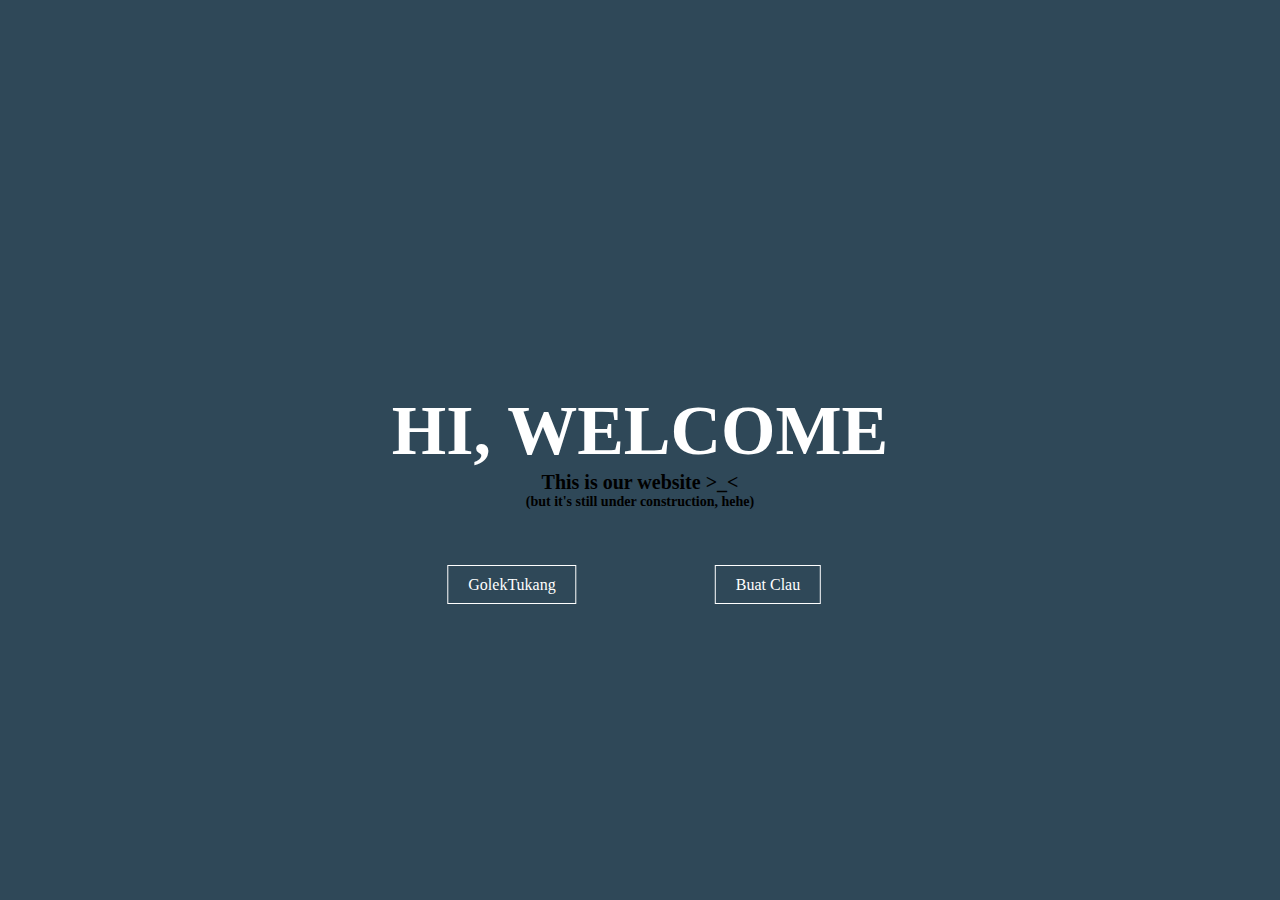
<file: index.html>
<!DOCTYPE html>
<html>
<head>
	<title>My Website</title>
	<link rel="stylesheet" type="text/css" href="style.css">
	<style>
		body {
			background-color: #2F4858; 
			background-size: cover;
		}
	</style>
</head>
<body>
		<div class="title">
			<h1> HI, WELCOME </h1>
			<center><h2>This is our website >_<</h2></center>
			<center><h3>(but it's still under construction, hehe)</h3></center>
		</div>
		<div class="button1">
			<a href="GolekTukang/LandingPage/index.html" class="btn">GolekTukang</a>
		</div>
		<div class="button2">
			<a href="Clau/index.html" class="btn">Buat Clau</a>
		</div>
</body>
</html>
</file>
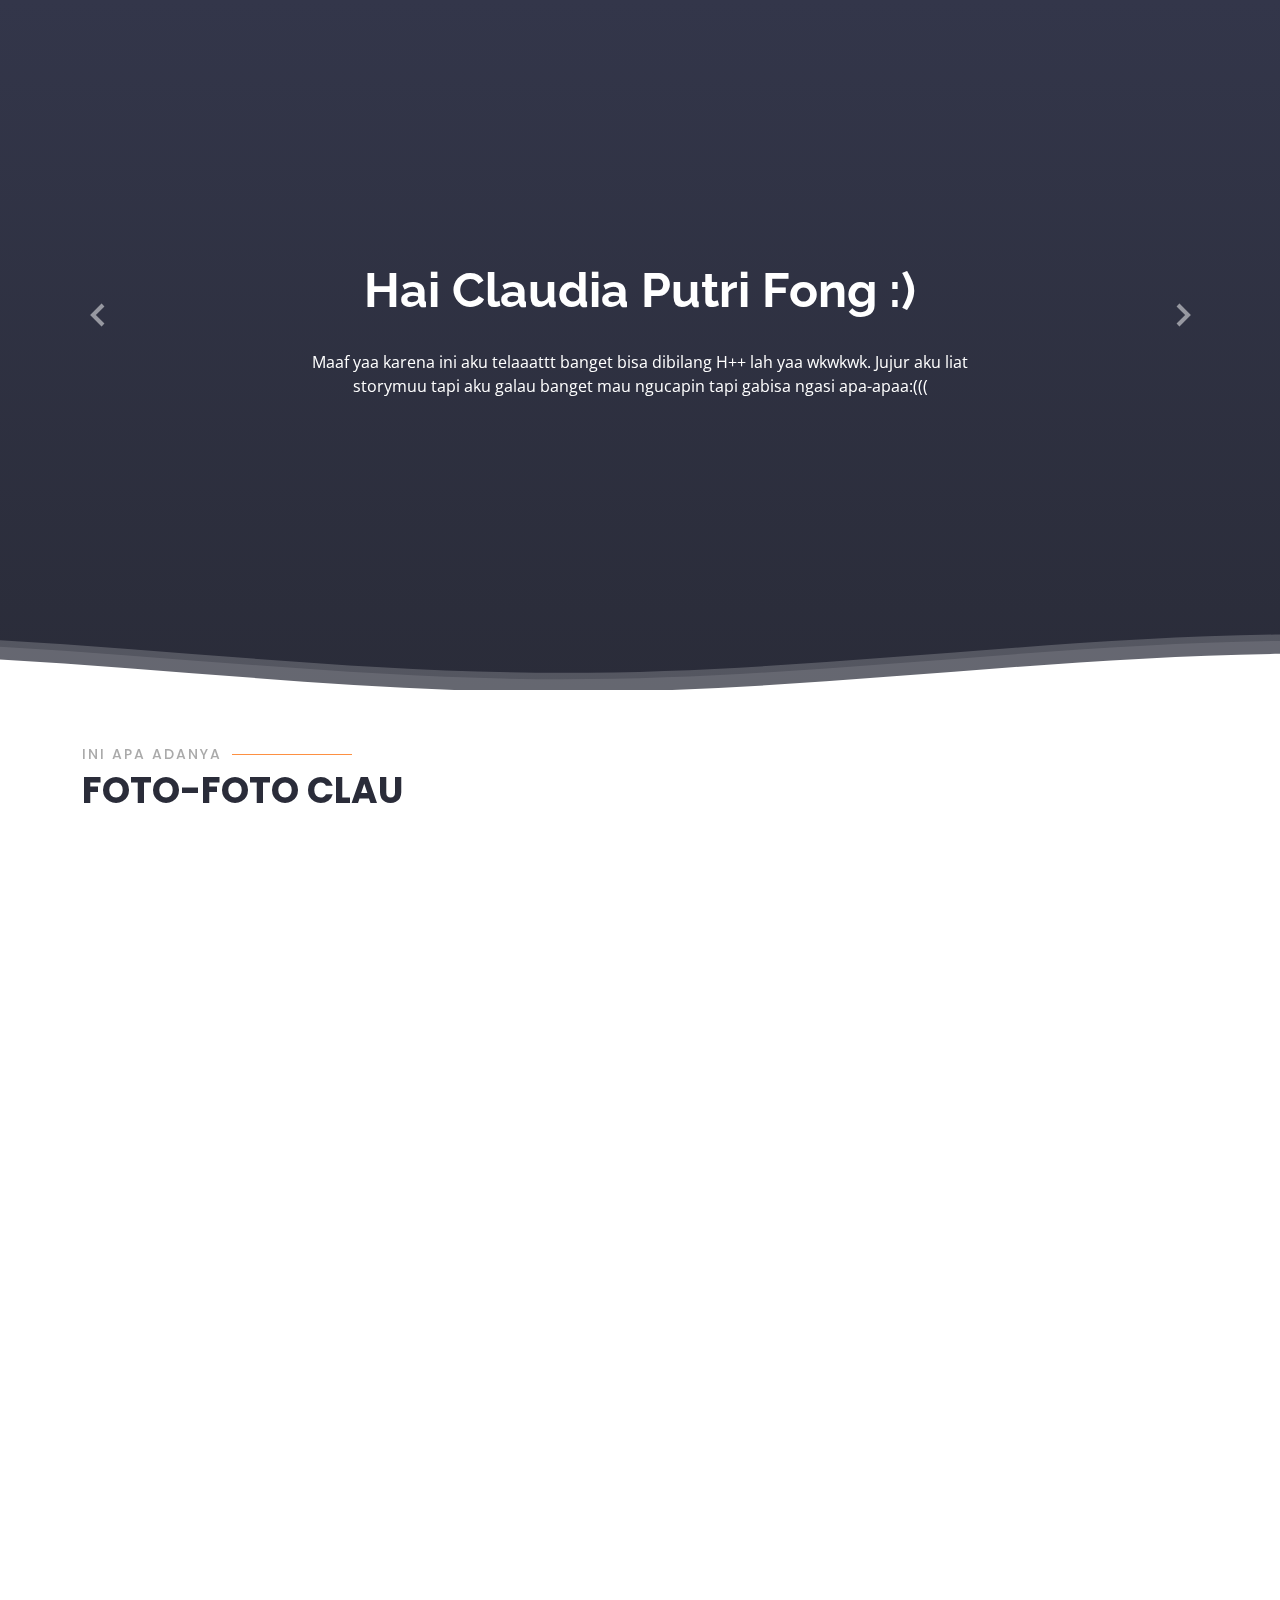
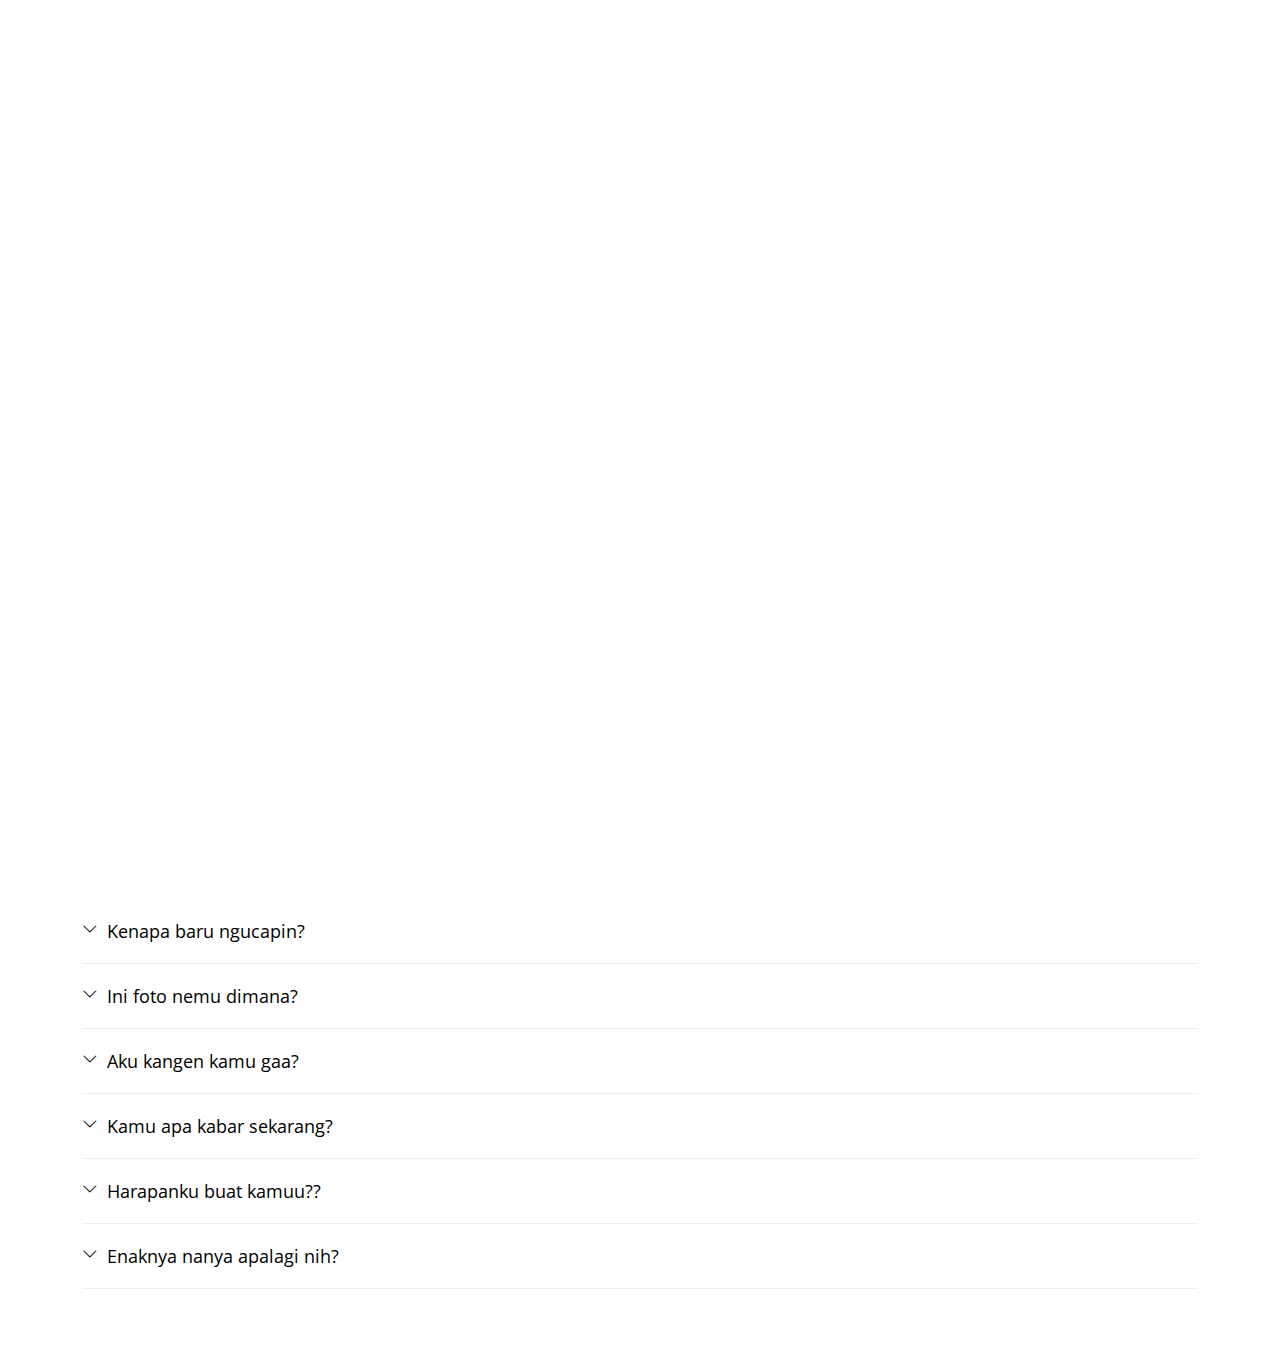
<file: Clau/index.html>
<!DOCTYPE html>
<html lang="en">

<head>
  <meta charset="utf-8">
  <meta content="width=device-width, initial-scale=1.0" name="viewport">

  <title>HABEDE</title>
  <meta content="" name="description">
  <meta content="" name="keywords">

  <!-- Favicons -->
  <link href="assets/img/favicon.png" rel="icon">
  <link href="assets/img/apple-touch-icon.png" rel="apple-touch-icon">

  <!-- Google Fonts -->
  <link href="https://fonts.googleapis.com/css?family=Open+Sans:300,300i,400,400i,600,600i,700,700i|Raleway:300,300i,400,400i,500,500i,600,600i,700,700i|Poppins:300,300i,400,400i,500,500i,600,600i,700,700i" rel="stylesheet">

  <!-- Vendor CSS Files -->
  <link href="assets/vendor/animate.css/animate.min.css" rel="stylesheet">
  <link href="assets/vendor/aos/aos.css" rel="stylesheet">
  <link href="assets/vendor/bootstrap/css/bootstrap.min.css" rel="stylesheet">
  <link href="assets/vendor/bootstrap-icons/bootstrap-icons.css" rel="stylesheet">
  <link href="assets/vendor/boxicons/css/boxicons.min.css" rel="stylesheet">
  <link href="assets/vendor/glightbox/css/glightbox.min.css" rel="stylesheet">
  <link href="assets/vendor/remixicon/remixicon.css" rel="stylesheet">
  <link href="assets/vendor/swiper/swiper-bundle.min.css" rel="stylesheet">

  <!-- Template Main CSS File -->
  <link href="assets/css/style.css" rel="stylesheet">
</head>

<body>

  <!-- ======= Hero Section ======= -->
  <section id="hero" class="d-flex flex-column justify-content-end align-items-center">
    <div id="heroCarousel" data-bs-interval="5000" class="container carousel carousel-fade" data-bs-ride="carousel">

      <!-- Slide 1 -->
      <div class="carousel-item active">
        <div class="carousel-container">
          <h2 class="animate__animated animate__fadeInDown">Hai <span>Claudia Putri Fong :) </span></h2>
          <p class="animate__animated fanimate__adeInUp">Maaf yaa karena ini aku telaaattt banget bisa dibilang H++ lah yaa wkwkwk. Jujur aku liat storymuu tapi aku galau banget mau ngucapin tapi gabisa ngasi apa-apaa:(((</p>
        </div>
      </div>

      <!-- Slide 2 -->
      <div class="carousel-item">
        <div class="carousel-container">
          <h2 class="animate__animated animate__fadeInDown">Happy Birthdayy, yaa!!</h2>
          <p class="animate__animated animate__fadeInUp">Makasih banyak karena udah mau tetep jadi adik online aku selama 2 tahun iniii. Aku bersyukur banget bisa ketemu kamu (walaupun lewat game yang gajelas wkwkw). Kamu anaknya baik banget dan humble ke semuanya. Semoga kamu terus bahagia yaa clauu. Maaf karena aku belum bisa ngasih apa-apa dan kita belum bisa ketemu secara langsung:(((</p>
        </div>
      </div>

      <!-- Slide 3 -->
      <div class="carousel-item">
        <div class="carousel-container">
          <h2 class="animate__animated animate__fadeInDown">Semoga Semua Harapan Baikmu Tercapai</h2>
          <p class="animate__animated animate__fadeInUp">Walaupun aku kadang mager bales chat wkwkw, tapi inshaAllah aku bakalan selalu doain dan dukung kamu di tiap harapan baik kamu clauu. Kalau ada masalah apapun itu aku bakalan selalu open buat dengerin cerita-ceritamu. Habis ini lulus, semoga bisa diterima di univ yang kamu harapin yaaa!! AAMIINN!!!</p>
        </div>
      </div>

      <a class="carousel-control-prev" href="#heroCarousel" role="button" data-bs-slide="prev">
        <span class="carousel-control-prev-icon bx bx-chevron-left" aria-hidden="true"></span>
      </a>

      <a class="carousel-control-next" href="#heroCarousel" role="button" data-bs-slide="next">
        <span class="carousel-control-next-icon bx bx-chevron-right" aria-hidden="true"></span>
      </a>

    </div>

    <svg class="hero-waves" xmlns="http://www.w3.org/2000/svg" xmlns:xlink="http://www.w3.org/1999/xlink" viewBox="0 24 150 28 " preserveAspectRatio="none">
      <defs>
        <path id="wave-path" d="M-160 44c30 0 58-18 88-18s 58 18 88 18 58-18 88-18 58 18 88 18 v44h-352z">
      </defs>
      <g class="wave1">
        <use xlink:href="#wave-path" x="50" y="3" fill="rgba(255,255,255, .1)">
      </g>
      <g class="wave2">
        <use xlink:href="#wave-path" x="50" y="0" fill="rgba(255,255,255, .2)">
      </g>
      <g class="wave3">
        <use xlink:href="#wave-path" x="50" y="9" fill="#fff">
      </g>
    </svg>

  </section><!-- End Hero -->

    <!-- ======= Portfolio Section ======= -->
    <section id="portfolio" class="portfolio">
      <div class="container">

        <div class="section-title" data-aos="zoom-out">
          <h2>INI APA ADANYA</h2>
          <p>FOTO-FOTO CLAU</p>
        </div>

        <div class="row portfolio-container" data-aos="fade-up">

          <div class="col-lg-4 col-md-6 portfolio-item filter-app">
            <div class="portfolio-img"><img src="assets/img/10370958_1478035592439683_804055788544042467_n.jpg" class="img-fluid" alt=""></div>
            <div class="portfolio-info">
            </div>
          </div>

          <div class="col-lg-4 col-md-6 portfolio-item filter-web">
            <div class="portfolio-img"><img src="assets/img/10411976_1474776312762444_5289283900785565385_n.jpg" class="img-fluid" alt=""></div>
            <div class="portfolio-info">
            </div>
          </div>

          <div class="col-lg-4 col-md-6 portfolio-item filter-app">
            <div class="portfolio-img"><img src="assets/img/10518647_1478035659106343_5217592454241626385_n.jpg" class="img-fluid" alt=""></div>
            <div class="portfolio-info">
            </div>
          </div>

          <div class="col-lg-4 col-md-6 portfolio-item filter-card">
            <div class="portfolio-img"><img src="assets/img/1919617_1489780224595386_3995107540667864970_n.jpg" class="img-fluid" alt=""></div>
            <div class="portfolio-info">
            </div>
          </div>

          <div class="col-lg-4 col-md-6 portfolio-item filter-web">
            <div class="portfolio-img"><img src="assets/img/WhatsApp Image 2022-01-16 at 22.03.02.jpeg" class="img-fluid" alt=""></div>
            <div class="portfolio-info">
            </div>
          </div>

          <div class="col-lg-4 col-md-6 portfolio-item filter-app">
            <div class="portfolio-img"><img src="assets/img/pp.jpg" class="img-fluid" alt=""></div>
            <div class="portfolio-info">
            </div>
          </div>

          <div class="col-lg-4 col-md-6 portfolio-item filter-card">
            <div class="portfolio-img"><img src="assets/img/WhatsApp Image 2022-01-16 at 22.21.22 (1).jpeg" class="img-fluid" alt=""></div>
            <div class="portfolio-info">
            </div>
          </div>

          <div class="col-lg-4 col-md-6 portfolio-item filter-card">
            <div class="portfolio-img"><img src="assets/img/WhatsApp Image 2022-01-16 at 22.21.22 (2).jpeg" class="img-fluid" alt=""></div>
            <div class="portfolio-info">
            </div>
          </div>

          <div class="col-lg-4 col-md-6 portfolio-item filter-web">
            <div class="portfolio-img"><img src="assets/img/WhatsApp Image 2022-01-16 at 22.21.22.jpeg" class="img-fluid" alt=""></div>
            <div class="portfolio-info">
            </div>
          </div>

        </div>

      </div>
    </section><!-- End Portfolio Section -->

    <!-- ======= F.A.Q Section ======= -->
    <section id="faq" class="faq">
      <div class="container">

        <div class="section-title" data-aos="zoom-out">
          <h2>HMM</h2>
          <p>INI BIAR KEREN AJA</p>
        </div>

        <ul class="faq-list">

          <li>
            <div data-bs-toggle="collapse" class="collapsed question" href="#faq1">Kenapa baru ngucapin? <i class="bi bi-chevron-down icon-show"></i><i class="bi bi-chevron-up icon-close"></i></div>
            <div id="faq1" class="collapse" data-bs-parent=".faq-list">
              <p>
                Iyaa mager aja sebenernya hehe. Canda clau :3
              </p>
            </div>
          </li>

          <li>
            <div data-bs-toggle="collapse" href="#faq2" class="collapsed question">Ini foto nemu dimana? <i class="bi bi-chevron-down icon-show"></i><i class="bi bi-chevron-up icon-close"></i></div>
            <div id="faq2" class="collapse" data-bs-parent=".faq-list">
              <p>
                Nemu aja tbtb wkwkwkw
              </p>
            </div>
          </li>

          <li>
            <div data-bs-toggle="collapse" href="#faq3" class="collapsed question">Aku kangen kamu gaa? <i class="bi bi-chevron-down icon-show"></i><i class="bi bi-chevron-up icon-close"></i></div>
            <div id="faq3" class="collapse" data-bs-parent=".faq-list">
              <p>
                Iyaaa kangen pake bangeeeett nget ngeett. Semoga aku bisa ke bangka/jkt yaa biar bisa ketemuuu:((
              </p>
            </div>
          </li>

          <li>
            <div data-bs-toggle="collapse" href="#faq4" class="collapsed question">Kamu apa kabar sekarang? <i class="bi bi-chevron-down icon-show"></i><i class="bi bi-chevron-up icon-close"></i></div>
            <div id="faq4" class="collapse" data-bs-parent=".faq-list">
              <p>
                Yaa ini nanti kamu jawab sendiri yaahh
              </p>
            </div>
          </li>

          <li>
            <div data-bs-toggle="collapse" href="#faq5" class="collapsed question">Harapanku buat kamuu?? <i class="bi bi-chevron-down icon-show"></i><i class="bi bi-chevron-up icon-close"></i></div>
            <div id="faq5" class="collapse" data-bs-parent=".faq-list">
              <p>
                Rahasiaaa xixixi, pokoknya yang terbaik deh buat clauu
              </p>
            </div>
          </li>

          <li>
            <div data-bs-toggle="collapse" href="#faq6" class="collapsed question">Enaknya nanya apalagi nih? <i class="bi bi-chevron-down icon-show"></i><i class="bi bi-chevron-up icon-close"></i></div>
            <div id="faq6" class="collapse" data-bs-parent=".faq-list">
              <p>
                Silahkan hubungi narahubung 08887066389 (ifa) apabila masih terdapat pertanyaan terkait ucapan ini. Terimakasih
              </p>
            </div>
          </li>

        </ul>

      </div>
    </section><!-- End F.A.Q Section -->

  <a href="#" class="back-to-top d-flex align-items-center justify-content-center"><i class="bi bi-arrow-up-short"></i></a>

  <!-- Vendor JS Files -->
  <script src="assets/vendor/aos/aos.js"></script>
  <script src="assets/vendor/bootstrap/js/bootstrap.bundle.min.js"></script>
  <script src="assets/vendor/glightbox/js/glightbox.min.js"></script>
  <script src="assets/vendor/isotope-layout/isotope.pkgd.min.js"></script>
  <script src="assets/vendor/swiper/swiper-bundle.min.js"></script>
  <script src="assets/vendor/php-email-form/validate.js"></script>

  <!-- Template Main JS File -->
  <script src="assets/js/main.js"></script>

</body>

</html>
</file>
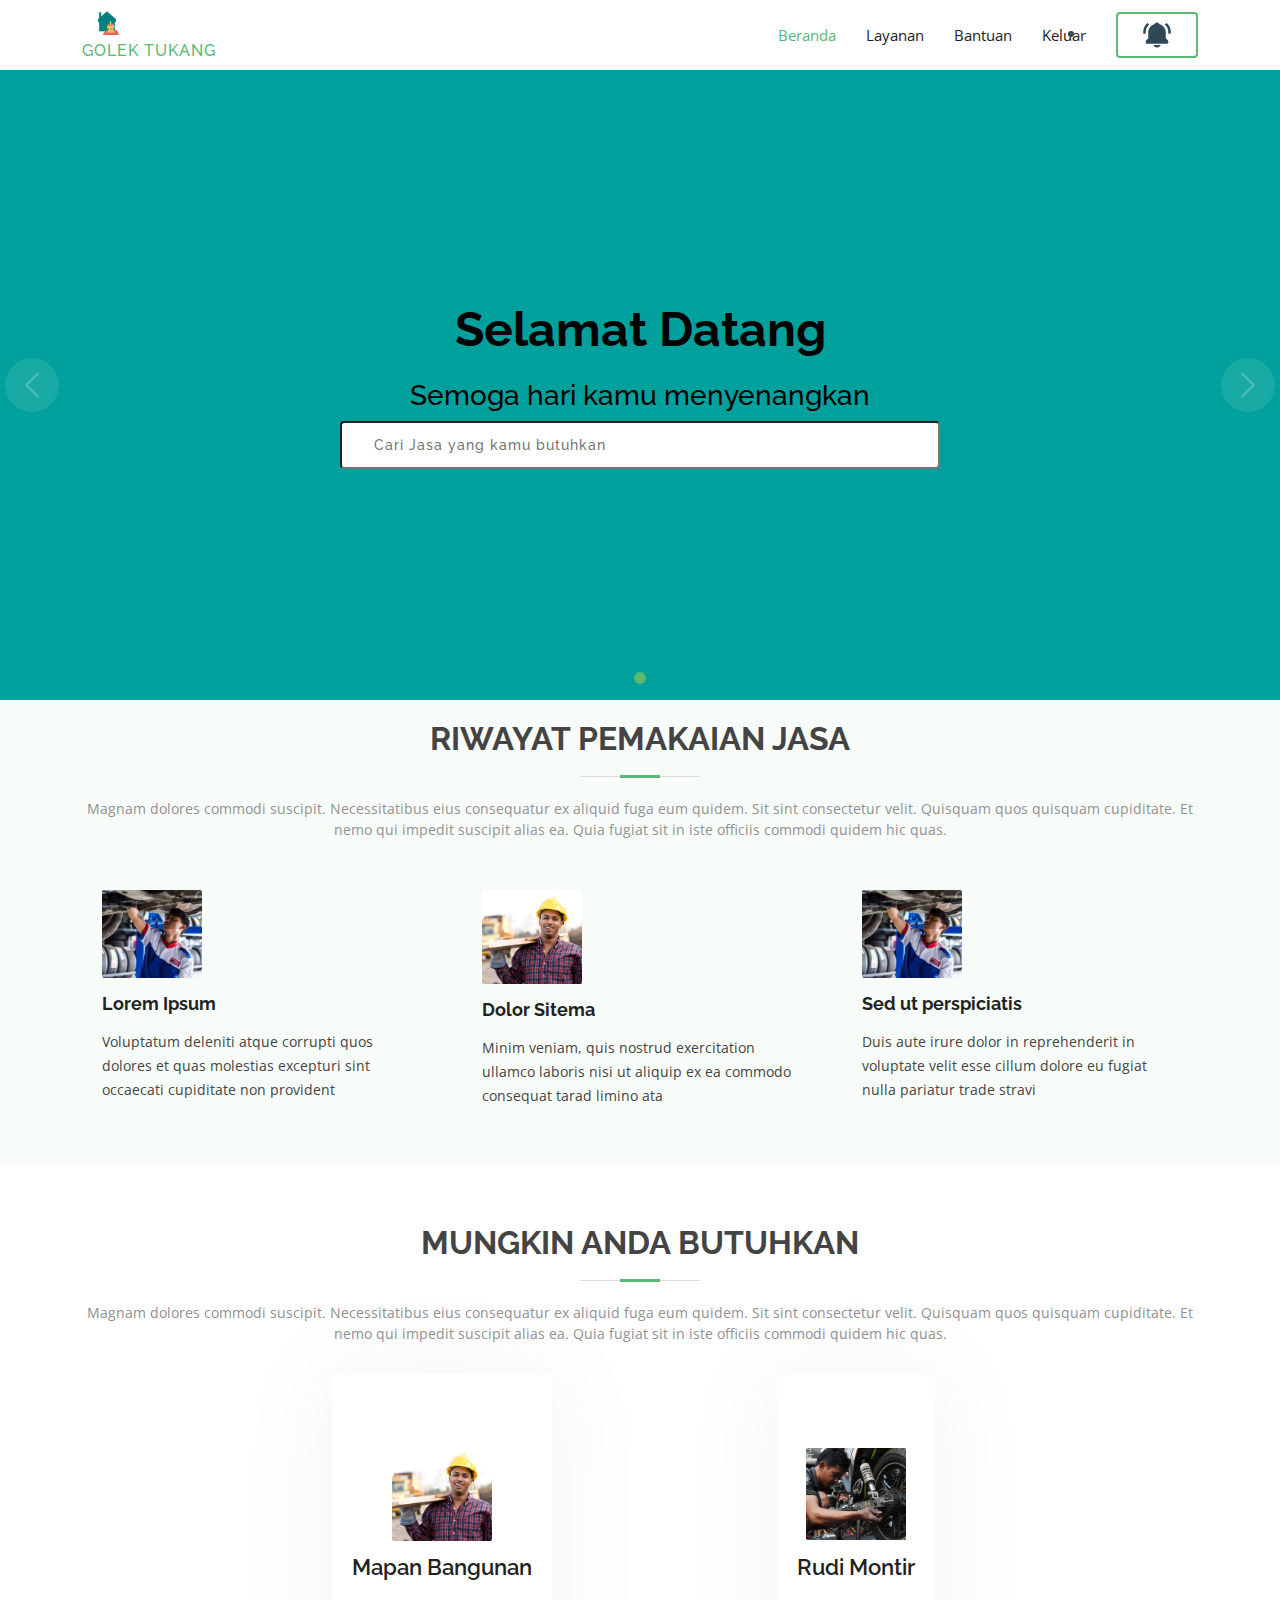
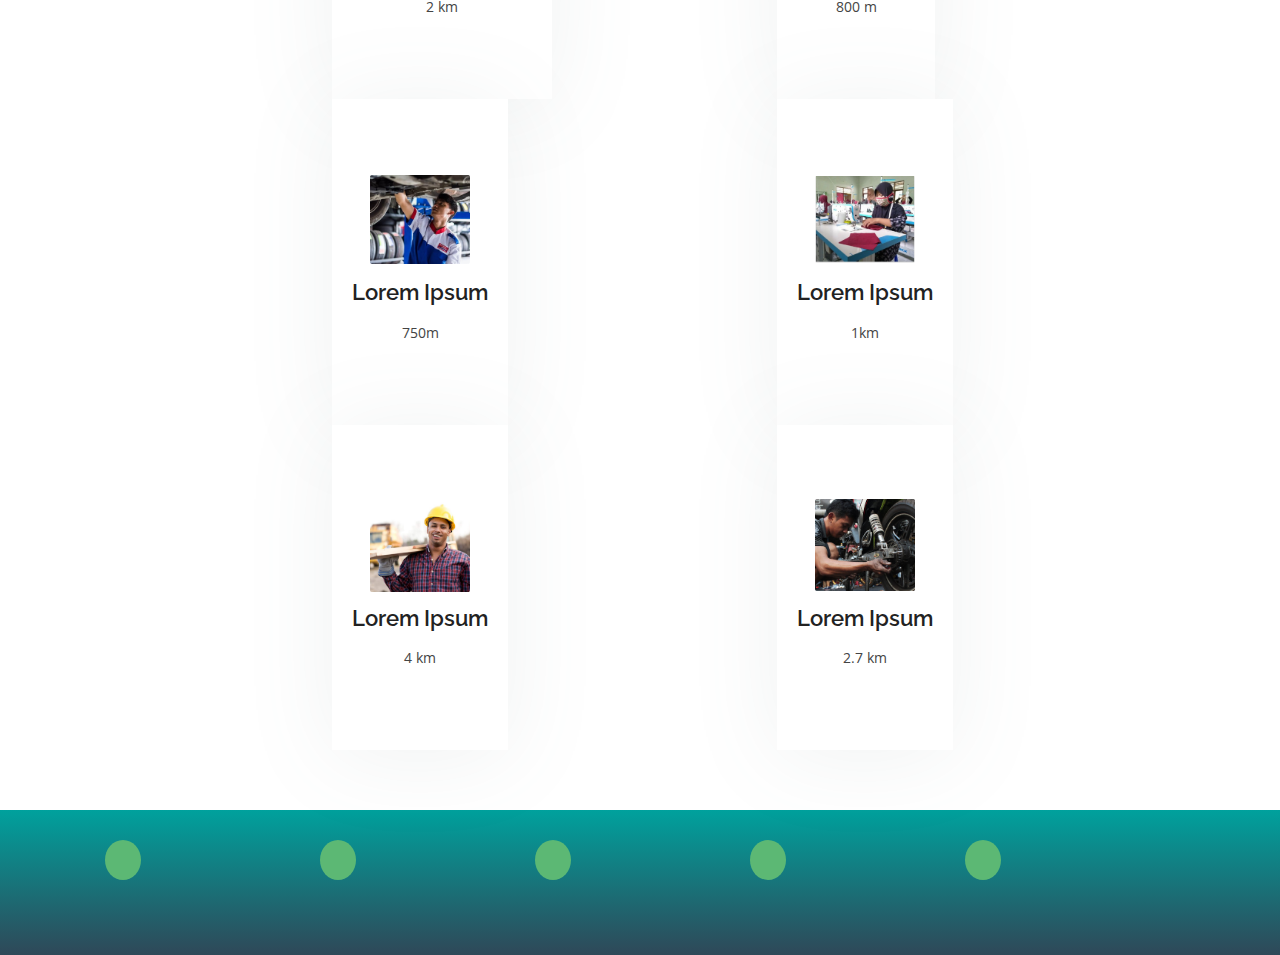
<file: GolekTukang/Home/index.html>
<!DOCTYPE html>
<html lang="en">

<head>
  <meta charset="utf-8">
  <meta content="width=device-width, initial-scale=1.0" name="viewport">

  <title>Golek Tukang</title>
  <meta content="" name="description">
  <meta content="" name="keywords">

  <!-- Favicons -->
  <link href="assets/img/LogoGT.png" rel="icon">
  <link href="assets/img/apple-touch-icon.png" rel="apple-touch-icon">

  <!-- Google Fonts -->
  <link href="https://fonts.googleapis.com/css?family=Open+Sans:300,300i,400,400i,600,600i,700,700i|Raleway:300,300i,400,400i,500,500i,600,600i,700,700i|Poppins:300,300i,400,400i,500,500i,600,600i,700,700i" rel="stylesheet">

  <!-- Vendor CSS Files -->
  <link href="assets/vendor/animate.css/animate.min.css" rel="stylesheet">
  <link href="assets/vendor/bootstrap/css/bootstrap.min.css" rel="stylesheet">
  <link href="assets/vendor/bootstrap-icons/bootstrap-icons.css" rel="stylesheet">
  <link href="assets/vendor/boxicons/css/boxicons.min.css" rel="stylesheet">
  <link href="assets/vendor/glightbox/css/glightbox.min.css" rel="stylesheet">
  <link href="assets/vendor/swiper/swiper-bundle.min.css" rel="stylesheet">

  <!-- Template Main CSS File -->
  <link href="assets/css/style.css" rel="stylesheet">

</head>

<body>

  <!-- ======= Header ======= -->
  <header id="header" class="d-flex align-items-center">
    <div class="container d-flex align-items-center">

      <!-- <h1 class="logo me-auto"><a href="index.html">Green</a></h1> -->
      <!-- Uncomment below if you prefer to use an image logo -->
      <a href="index.html" class="logo me-auto"><img src="assets/img/LogoGT.png" alt="" class="img-fluid"> <H1 style="font-size: medium;">Golek Tukang</H1> </a>

      <nav id="navbar" class="navbar">
        <ul>
          <li><a class="nav-link scrollto active" href="#hero">Beranda</a></li>
          <li><a class="nav-link scrollto" href="#services">Layanan</a></li>
          <li><a class="nav-link scrollto" href="../FAQ/index.html">Bantuan</a></li>
          <li><a class="nav-link scrollto" href="../LandingPage/index.html">Keluar</a></li>
        </ul>
        <li><img src="assets/img/VectorBEL.png" class="getstarted scrollto" href="#about"></li>
        <i class="bi bi-list mobile-nav-toggle"></i>
      </nav><!-- .navbar -->

    </div>
  </header><!-- End Header -->

  <!-- ======= Hero Section ======= -->
  <section id="hero">
    <div id="heroCarousel" data-bs-interval="5000" class="carousel slide carousel-fade" data-bs-ride="carousel">

      <ol class="carousel-indicators" id="hero-carousel-indicators"></ol>

      <div class="carousel-inner" role="listbox">

        <!-- Slide 1 -->
        <div class="carousel-item active" style="background-color : #00A19D">
          <div class="carousel-container">
            <div class="container">
              <h2 class="animate__animated animate__fadeInDown" style="color: black;">Selamat <span>Datang</span></h2>
              <h3 class="animate__animated animate__fadeInUp" style="color: black;">Semoga hari kamu menyenangkan</h3>
              <form action="">
                <input style="width: 600px;"class="btn-get-started animate__animated animate__fadeInUp scrollto" type="text" name="Jasa" placeholder="Cari Jasa yang kamu butuhkan" />
              </form>
            </div>
          </div>
        </div>
      </div>

      <a class="carousel-control-prev" href="#heroCarousel" role="button" data-bs-slide="prev">
        <span class="carousel-control-prev-icon bi bi-chevron-left" aria-hidden="true"></span>
      </a>

      <a class="carousel-control-next" href="#heroCarousel" role="button" data-bs-slide="next">
        <span class="carousel-control-next-icon bi bi-chevron-right" aria-hidden="true"></span>
      </a>

    </div>
  </section><!-- End Hero -->

  <main id="main">

    <!-- ======= Featured Services Section ======= -->
    <section id="featured-services" class="featured-services section-bg">
      <div class="container">
        
        <div class="section-title">
          <h2>Riwayat Pemakaian Jasa</h2>
          <p>Magnam dolores commodi suscipit. Necessitatibus eius consequatur ex aliquid fuga eum quidem. Sit sint consectetur velit. Quisquam quos quisquam cupiditate. Et nemo qui impedit suscipit alias ea. Quia fugiat sit in iste officiis commodi quidem hic quas.</p>
        </div>

        <div class="row no-gutters">
          <div class="col-lg-4 col-md-6">
            <div class="icon-box">
              <div class="icon"> <img style="width: 100px;" src="assets/img/Montir.png" alt=""> </div>
              <h4 class="title"><a href="">Lorem Ipsum</a></h4>
              <p class="description">Voluptatum deleniti atque corrupti quos dolores et quas molestias excepturi sint occaecati cupiditate non provident</p>
            </div>
          </div>
          <div class="col-lg-4 col-md-6">
            <div class="icon-box">
              <div class="icon"><img style="width: 100px;" src="assets/img/Kuli.png" alt=""></div>
              <h4 class="title"><a href="">Dolor Sitema</a></h4>
              <p class="description">Minim veniam, quis nostrud exercitation ullamco laboris nisi ut aliquip ex ea commodo consequat tarad limino ata</p>
            </div>
          </div>
          <div class="col-lg-4 col-md-6">
            <div class="icon-box">
              <div class="icon"><img style="width: 100px;" src="assets/img/Montir.png" alt=""></i></div>
              <h4 class="title"><a href="">Sed ut perspiciatis</a></h4>
              <p class="description">Duis aute irure dolor in reprehenderit in voluptate velit esse cillum dolore eu fugiat nulla pariatur trade stravi</p>
            </div>
          </div>
        </div>

      </div>
    </section><!-- End Featured Services Section -->

    <!-- ======= Services Section ======= -->
    <section id="services" class="services">
      <div class="container">

        <div class="section-title">
          <h2>Mungkin anda butuhkan</h2>
          <p>Magnam dolores commodi suscipit. Necessitatibus eius consequatur ex aliquid fuga eum quidem. Sit sint consectetur velit. Quisquam quos quisquam cupiditate. Et nemo qui impedit suscipit alias ea. Quia fugiat sit in iste officiis commodi quidem hic quas.</p>
        </div>

        <div class="row" style="padding-left: 250px;">
          <div class="col-lg-6 col-md-6 d-flex align-items-stretch mt-6 mt-md-0" data-aos="zoom-in" data-aos-delay="100">
            <div class="icon-box iconbox-blue">
              <div class="icon">
                <img src="assets/img/Kuli.png" style="width: 100px;" " alt="">
              </div>
              <h4><a href="">Mapan Bangunan</a></h4>
              <p>2 km</p>
            </div>
          </div>

          <div class="col-lg-6 col-md-6 d-flex align-items-stretch mt-6 mt-md-0" data-aos="zoom-in" data-aos-delay="100">
            <div class="icon-box iconbox-blue">
              <div class="icon">
                <img src="assets/img/Bengkel.png" style="width: 100px;" " alt="">
              </div>
              <h4><a href="">Rudi Montir</a></h4>
              <p>800 m</p>
            </div>
          </div>

          <div class="col-lg-6 col-md-6 d-flex align-items-stretch mt-6 mt-md-0" data-aos="zoom-in" data-aos-delay="100">
            <div class="icon-box iconbox-blue">
              <div class="icon">
                <img src="assets/img/Montir.png" style="width: 100px;" " alt="">
              </div>
              <h4><a href="">Lorem Ipsum</a></h4>
              <p>750m</p>
            </div>
          </div>

          <div class="col-lg-6 col-md-6 d-flex align-items-stretch mt-6 mt-md-0" data-aos="zoom-in" data-aos-delay="100">
            <div class="icon-box iconbox-blue">
              <div class="icon">
                <img src="assets/img/Penjahit.png" style="width: 100px;" " alt="">
              </div>
              <h4><a href="">Lorem Ipsum</a></h4>
              <p>1km</p>
            </div>
          </div>

          <div class="col-lg-6 col-md-6 d-flex align-items-stretch mt-6 mt-md-0" data-aos="zoom-in" data-aos-delay="100">
            <div class="icon-box iconbox-blue">
              <div class="icon">
                <img src="assets/img/Kuli.png" style="width: 100px;" " alt="">
              </div>
              <h4><a href="">Lorem Ipsum</a></h4>
              <p>4 km</p>
            </div>
          </div>

          <div class="col-lg-6 col-md-6 d-flex align-items-stretch mt-6 mt-md-0" data-aos="zoom-in" data-aos-delay="100">
            <div class="icon-box iconbox-blue">
              <div class="icon">
                <img src="assets/img/Bengkel.png" style="width: 100px;" " alt="">
              </div>
              <h4><a href="">Lorem Ipsum</a></h4>
              <p>2.7 km</p>
            </div>
          </div>

        </div>

      </div>
    </section><!-- End Services Section -->

  </main><!-- End #main -->

  <!-- ======= Footer ======= -->
  <footer id="footer">
    <div class="container">
      <div class="social-links">
        <a href="#" class="twitter"><i class=""></i></a>
        <a href="#" class="facebook"><i class=""></i></a>
        <a href="#" class="instagram"><i class=""></i></a>
        <a href="#" class="google-plus"><i class=""></i></a>
        <a href="#" class="linkedin"><i class=""></i></a>
      </div>
    </div>
  </footer>
  <!-- End Footer -->

  <a href="#" class="back-to-top d-flex align-items-center justify-content-center"><i class="bi bi-arrow-up-short"></i></a>

  <!-- Vendor JS Files -->
  <script src="assets/vendor/bootstrap/js/bootstrap.bundle.min.js"></script>
  <script src="assets/vendor/glightbox/js/glightbox.min.js"></script>
  <script src="assets/vendor/isotope-layout/isotope.pkgd.min.js"></script>
  <script src="assets/vendor/swiper/swiper-bundle.min.js"></script>
  <script src="assets/vendor/php-email-form/validate.js"></script>

  <!-- Template Main JS File -->
  <script src="assets/js/main.js"></script>

</body>

</html>
</file>
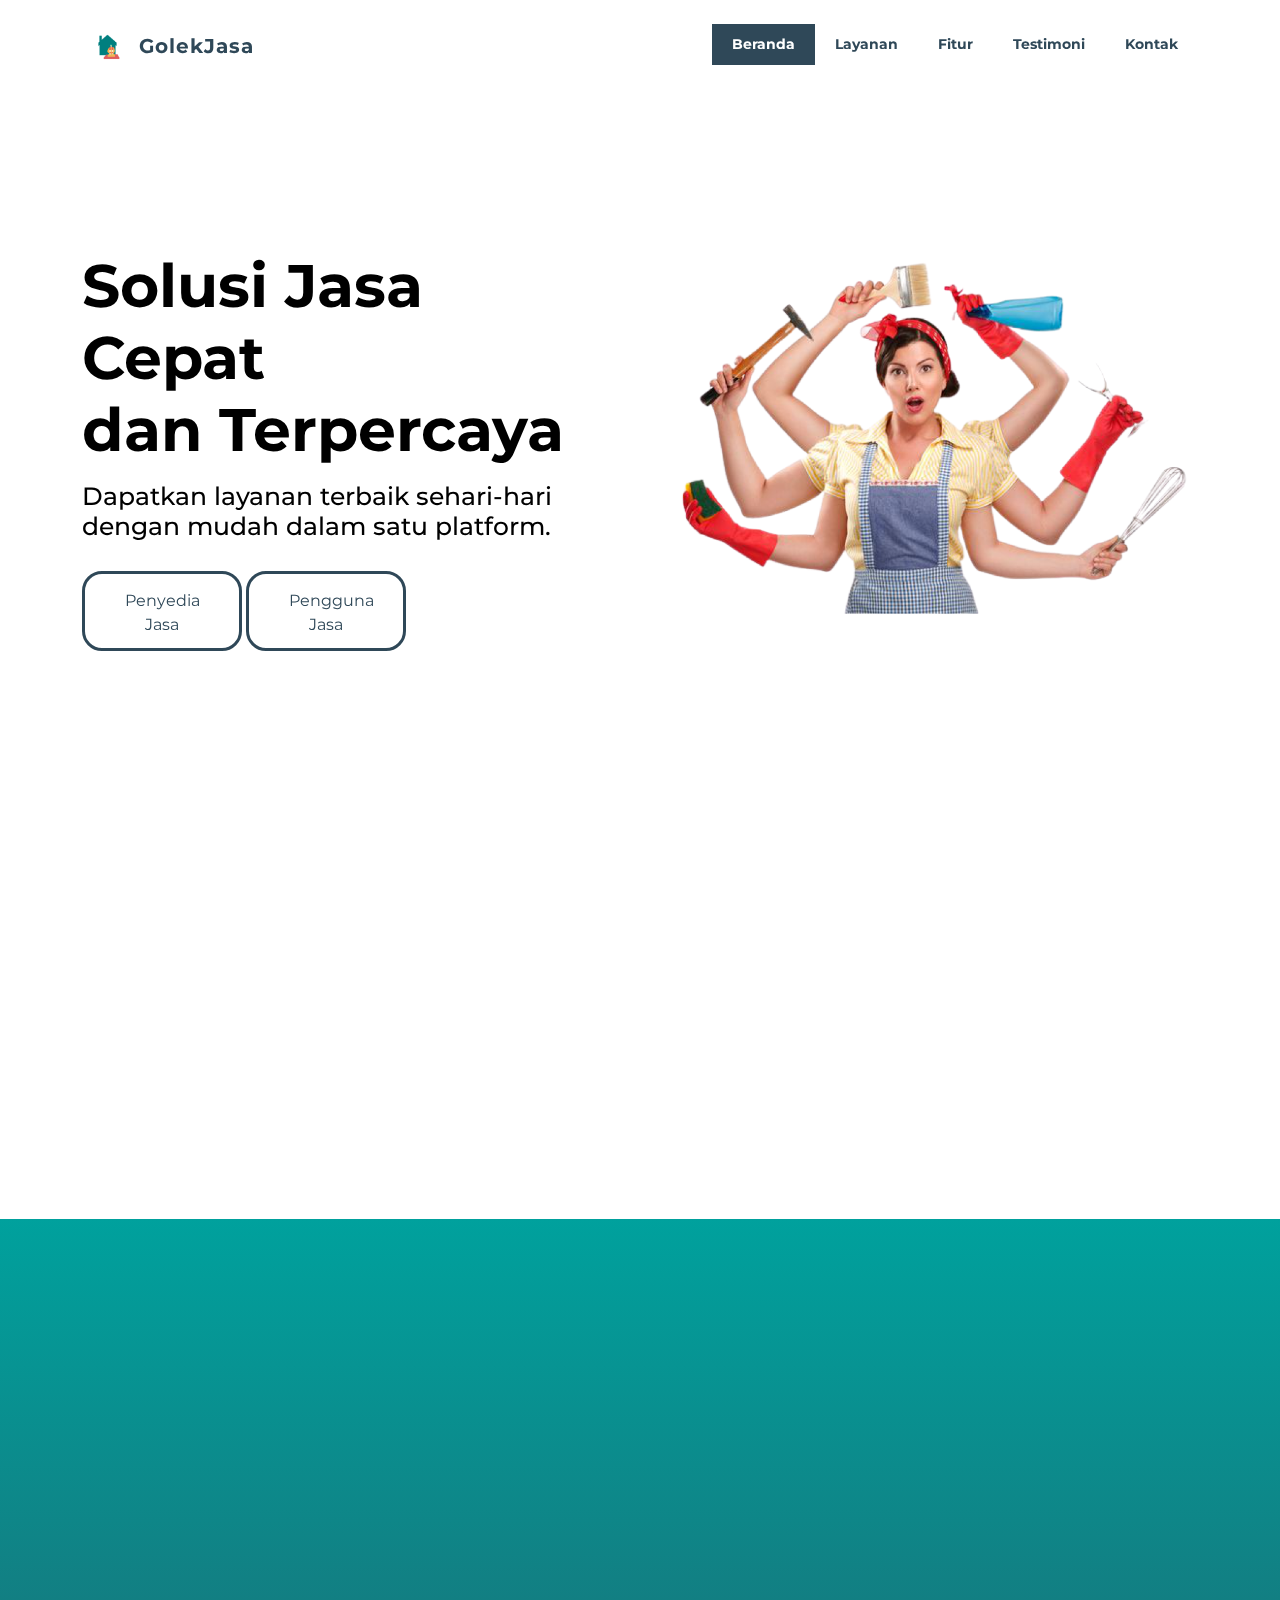
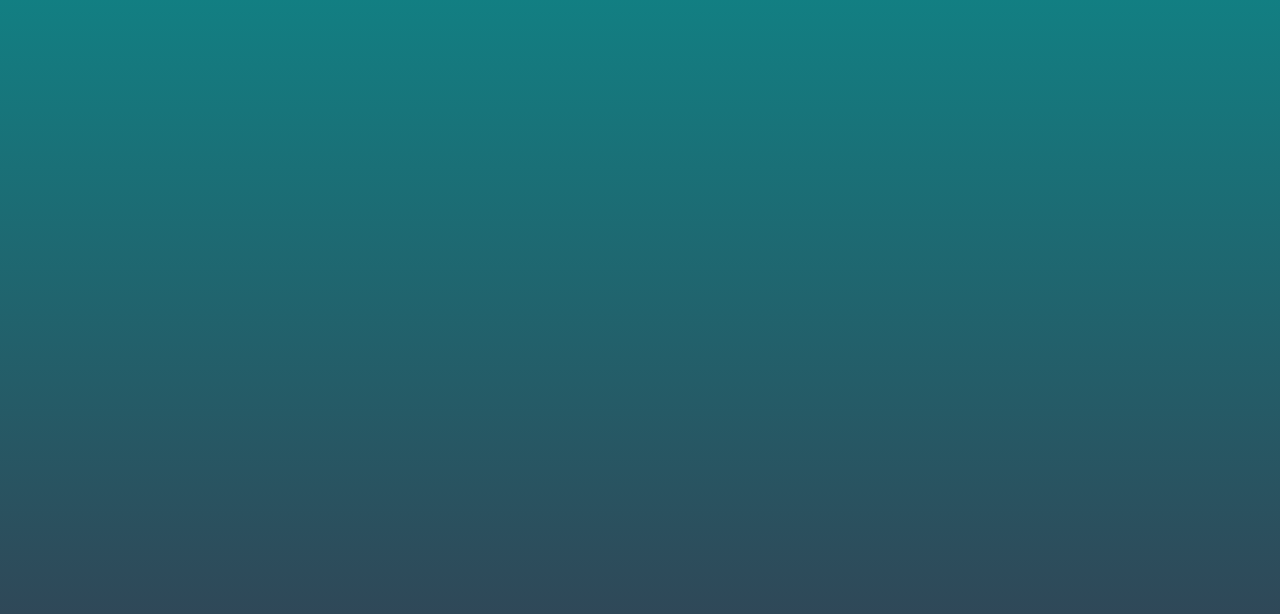
<file: GolekTukang/LandingPage/index.html>
<!DOCTYPE html>
<html lang="en">
<head>
    <meta charset="UTF-8">
    <meta content="width=device-width, initial-scale=1.0" name="viewport">
    <meta http-equiv="X-UA-Compatible" content="IE=edge">
    <meta name="viewport" content="width=device-width, initial-scale=1.0">
    <title>GolekTukang</title>

    <!-- Google Fonts -->
    <link rel="preconnect" href="https://fonts.googleapis.com">
    <link rel="preconnect" href="https://fonts.gstatic.com" crossorigin>
    <link href="https://fonts.googleapis.com/css2?family=Montserrat:ital,wght@0,100;0,200;0,300;0,400;0,500;0,600;0,700;0,800;0,900;1,100;1,200;1,300;1,400;1,500;1,600;1,700;1,800;1,900&display=swap" rel="stylesheet">

    <!-- Vendor CSS Files -->
    <link href="assets/vendor/aos/aos.css" rel="stylesheet">
    <link href="assets/vendor/bootstrap/css/bootstrap.min.css" rel="stylesheet">
    <link href="assets/vendor/bootstrap-icons/bootstrap-icons.css" rel="stylesheet">
    <link href="assets/vendor/glightbox/css/glightbox.min.css" rel="stylesheet">
    <link href="assets/vendor/remixicon/remixicon.css" rel="stylesheet">
    <link href="assets/vendor/swiper/swiper-bundle.min.css" rel="stylesheet">

    <!-- Link CSS -->
    <link rel="stylesheet" href="assets/css/style.css">
</head>
<body>
    <!-- ======= Header ======= -->
    <header id="header" class="header fixed-top">
        <div class="container-fluid container-xl d-flex align-items-center justify-content-between">

        <a href="index.html" class="logo d-flex align-items-center">
            <img src="assets/images/Logo-fix.png" alt="">
            <span>GolekJasa</span>
        </a>

        <nav id="navbar" class="navbar">
            <ul>
            <li><a class="nav-link scrollto active" href="#home">Beranda</a></li>
            <li><a class="nav-link scrollto" href="#services">Layanan</a></li>
            <li><a class="nav-link scrollto" href="#features">Fitur</a></li>
            <li><a class="nav-link scrollto" href="#testimoni">Testimoni</a></li>
            <li><a class="nav-link scrollto" href="../Contact/contact.html">Kontak</a></li>
            </ul>
            <i class="bi bi-list mobile-nav-toggle"></i>
        </nav><!-- .navbar -->

        </div>
    </header><!-- End Header -->

    <!-- ======= Home Section ======= -->
    <section id="home" class="home d-flex align-items-center">

        <div class="container">
        <div class="row">
            <div class="col-lg-6 d-flex flex-column justify-content-center">
            <h1 data-aos="fade-up">Solusi Jasa</h1>
            <h1 data-aos="fade-up">Cepat</h1>
            <h1 data-aos="fade-up">dan Terpercaya</h1>
            <h2 data-aos="fade-up" data-aos-delay="400">Dapatkan layanan terbaik sehari-hari dengan mudah dalam satu platform.</h2>
            <div data-aos="fade-up" data-aos-delay="600">
                <div class="text-center text-lg-start">
                    <a href="../PenyediaJasa/index.html" class="btn">Penyedia Jasa</a>
                    <a href="../LoginPengguna/Loginpengguna.html" class="btn">Pengguna Jasa</a>
                </div>
            </div>
            </div>
            <div class="col-lg-6 hero-img" data-aos="zoom-out" data-aos-delay="200">
                <img src="assets/images/IbuMasak.png" class="img-fluid" alt="">
            </div>
        </div>
        </div>
    </section><!-- End Home -->

    <!-- ======= Our Partner ======= -->
    <section id="clients" class="clients">

        <div class="container" data-aos="fade-up">
        <header class="section-header">
            <h2>Terimakasih kepada</h2>
            <p>Partner Kami</p>
        </header>
  
            <div class="clients-slider swiper">
                <div class="swiper-wrapper align-items-center">
                <div class="swiper-slide"><img src="assets/images/partner/client-1.png" class="img-fluid" alt=""></div>
                <div class="swiper-slide"><img src="assets/images/partner/client-2.png" class="img-fluid" alt=""></div>
                <div class="swiper-slide"><img src="assets/images/partner/client-3.png" class="img-fluid" alt=""></div>
                <div class="swiper-slide"><img src="assets/images/partner/client-4.png" class="img-fluid" alt=""></div>
                <div class="swiper-slide"><img src="assets/images/partner/client-5.png" class="img-fluid" alt=""></div>
                <div class="swiper-slide"><img src="assets/images/partner/client-6.png" class="img-fluid" alt=""></div>
                <div class="swiper-slide"><img src="assets/images/partner/client-7.png" class="img-fluid" alt=""></div>
                <div class="swiper-slide"><img src="assets/images/partner/client-8.png" class="img-fluid" alt=""></div>
                </div>
                <div class="swiper-pagination"></div>
            </div>
        </div>
    </section><!-- Our Partner -->

    <!-- ======= Layanan Kami ======= -->
    <section id="services" class="features">

      <div class="container" data-aos="fade-up">

        <header class="section-header">
          <p>Layanan Kami</p>
        </header>

        <div class="row feture-tabs" data-aos="fade-up">
          <div class="col-lg-6">
            <h3>Kepuasan anda adalah bukti kesuksesan kami. Berikut ini layanan yang kami tawarkan</h3>

            <!-- Tabs -->
            <ul class="nav nav-pills mb-3">
              <li>
                <a class="nav-link active" data-bs-toggle="pill" href="#tab1">Jasa Jahit</a>
              </li>
              <li>
                <a class="nav-link" data-bs-toggle="pill" href="#tab2">Jasa Tukang</a>
              </li>
              <li>
                <a class="nav-link" data-bs-toggle="pill" href="#tab3">Jasa Montir</a>
              </li>
            </ul><!-- End Tabs -->

            <!-- Tab Content -->
            <div class="tab-content">

              <div class="tab-pane fade show active" id="tab1">
                <p>Temukan penjahit professional di sekitar anda!</p>
                <div class="d-flex align-items-center mb-2">
                  <i class="bi bi-check2"></i>
                  <h4>Anda dapat langsung mendatangi/didatangi oleh penjahit Anda.</h4>
                </div>
              </div><!-- End Tab 1 Content -->

              <div class="tab-pane fade show" id="tab2">
                <p>Consequuntur inventore voluptates consequatur aut vel et. Eos doloribus expedita. Sapiente atque consequatur minima nihil quae aspernatur quo suscipit voluptatem.</p>
                <div class="d-flex align-items-center mb-2">
                  <i class="bi bi-check2"></i>
                  <h4>Repudiandae rerum velit modi et officia quasi facilis</h4>
                </div>
                <p>Laborum omnis voluptates voluptas qui sit aliquam blanditiis. Sapiente minima commodi dolorum non eveniet magni quaerat nemo et.</p>
                <div class="d-flex align-items-center mb-2">
                  <i class="bi bi-check2"></i>
                  <h4>Incidunt non veritatis illum ea ut nisi</h4>
                </div>
                <p>Non quod totam minus repellendus autem sint velit. Rerum debitis facere soluta tenetur. Iure molestiae assumenda sunt qui inventore eligendi voluptates nisi at. Dolorem quo tempora. Quia et perferendis.</p>
              </div><!-- End Tab 2 Content -->

              <div class="tab-pane fade show" id="tab3">
                <p>Consequuntur inventore voluptates consequatur aut vel et. Eos doloribus expedita. Sapiente atque consequatur minima nihil quae aspernatur quo suscipit voluptatem.</p>
                <div class="d-flex align-items-center mb-2">
                  <i class="bi bi-check2"></i>
                  <h4>Repudiandae rerum velit modi et officia quasi facilis</h4>
                </div>
                <p>Laborum omnis voluptates voluptas qui sit aliquam blanditiis. Sapiente minima commodi dolorum non eveniet magni quaerat nemo et.</p>
                <div class="d-flex align-items-center mb-2">
                  <i class="bi bi-check2"></i>
                  <h4>Incidunt non veritatis illum ea ut nisi</h4>
                </div>
                <p>Non quod totam minus repellendus autem sint velit. Rerum debitis facere soluta tenetur. Iure molestiae assumenda sunt qui inventore eligendi voluptates nisi at. Dolorem quo tempora. Quia et perferendis.</p>
              </div><!-- End Tab 3 Content -->

            </div>

          </div>

          <div class="col-lg-6">
            <img src="assets/images/Services.png" class="img-fluid" alt="">
          </div>

        </div>
      </div>

    </section><!-- End Layanan Kami -->
    
    <!--<section id="kalimat" class="kalimat">

        <div class="container" data-aos="fade-up">
            <div class="kata-kata">
                <p>“The most basic and powerful way to connect to another person is to listen. Just listen. Perhaps the most important thing we ever give each other is our attention”</p>
                <h4>Rachel Naomi Remen</h4>
            </div>
        </div>
    </section>-->
    

    <a href="#" class="back-to-top d-flex align-items-center justify-content-center"><i class="bi bi-arrow-up-short"></i></a>

    <!-- Vendor JS Files -->
    <script src="assets/vendor/purecounter/purecounter.js"></script>
    <script src="assets/vendor/aos/aos.js"></script>
    <script src="assets/vendor/bootstrap/js/bootstrap.bundle.min.js"></script>
    <script src="assets/vendor/glightbox/js/glightbox.min.js"></script>
    <script src="assets/vendor/isotope-layout/isotope.pkgd.min.js"></script>
    <script src="assets/vendor/swiper/swiper-bundle.min.js"></script>
    <script src="assets/vendor/php-email-form/validate.js"></script>

    <!-- Template Main JS File -->
    <script src="assets/js/main.js"></script>
</body>
</html>
</file>
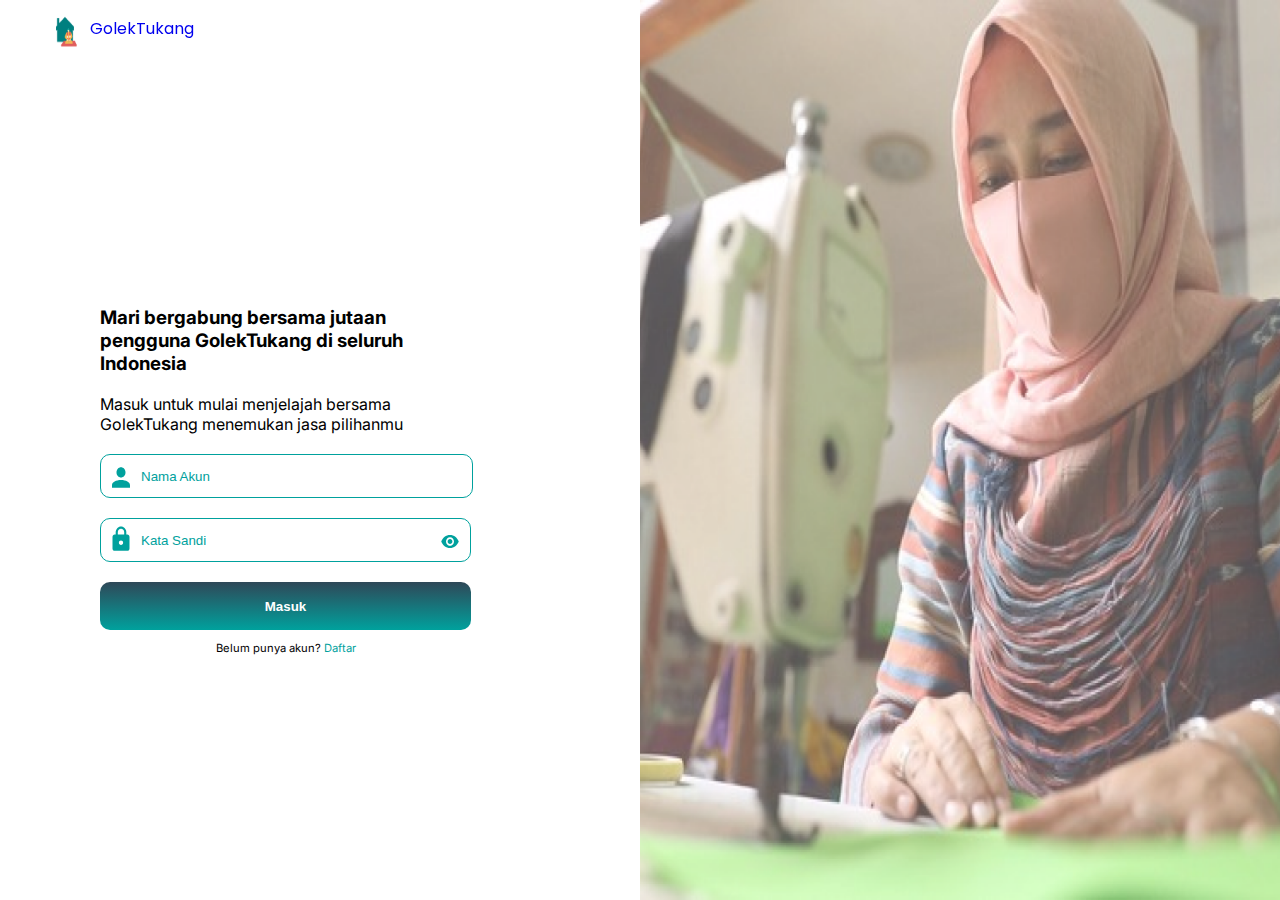
<file: GolekTukang/PenyediaJasa/index.html>
<!DOCTYPE html>
<html lang="en">
  <head>
    <meta charset="UTF-8" />
    <meta http-equiv="X-UA-Compatible" content="IE=edge" />
    <meta name="viewport" content="width=device-width, initial-scale=1.0" />
    <link rel="stylesheet" href="./assets/index.css" />
    <link rel="stylesheet" href="./assets/responsive.css" />
    <title>Golek Tukang</title>
  </head>
  <body>
    <div class="h-max overflow-hidden main">
      <header class="header-golektukang container">
        <div class="_logo font-poppins">
          <img src="./assets/img/logo.png" alt="" />
          <a href="../LandingPage/index.html"><p>GolekTukang</p></a>
        </div>
        <!--<div class="_menu font-montserrat">
          <ul>
            <li>Beranda</li>
            <li>Layanan</li>
            <li>Fitur</li>
            <li>Testimoni</li>
            <li>Kontak</li>
          </ul>
        </div>-->
      </header>
      <section class="auth-golektukang">
        <div class="_side-image order-2">
          <img src="./assets/img/2.png" alt="Auth" />
        </div>
        <div class="_side-form font-inter order-1">
          <div class="_form">
            <div class="_head">
              <h3>
                Mari bergabung bersama jutaan pengguna GolekTukang di seluruh
                Indonesia
              </h3>
              <p>
                Masuk untuk mulai menjelajah bersama GolekTukang menemukan jasa
                pilihanmu
              </p>
            </div>
            <div>
              <div class="_input-form-group">
                <div>
                  <svg
                    width="22"
                    height="25"
                    viewBox="0 0 22 25"
                    fill="none"
                    xmlns="http://www.w3.org/2000/svg"
                  >
                    <path
                      d="M11 0C12.4587 0 13.8576 0.65848 14.8891 1.83058C15.9205 3.00268 16.5 4.5924 16.5 6.25C16.5 7.9076 15.9205 9.49732 14.8891 10.6694C13.8576 11.8415 12.4587 12.5 11 12.5C9.54131 12.5 8.14236 11.8415 7.11091 10.6694C6.07946 9.49732 5.5 7.9076 5.5 6.25C5.5 4.5924 6.07946 3.00268 7.11091 1.83058C8.14236 0.65848 9.54131 0 11 0ZM11 15.625C17.0775 15.625 22 18.4219 22 21.875V25H0V21.875C0 18.4219 4.9225 15.625 11 15.625Z"
                      fill="#00A19D"
                    />
                  </svg>
                </div>
                <input type="text" placeholder="Nama Akun" />
              </div>
              <div class="_password-form-group">
                <div class="first">
                  <svg
                    width="24"
                    height="33"
                    viewBox="0 0 24 33"
                    fill="none"
                    xmlns="http://www.w3.org/2000/svg"
                  >
                    <path
                      d="M12.0003 25.2083C12.7518 25.2083 13.4724 24.8834 14.0038 24.3052C14.5351 23.727 14.8337 22.9427 14.8337 22.125C14.8337 21.3072 14.5351 20.523 14.0038 19.9447C13.4724 19.3665 12.7518 19.0416 12.0003 19.0416C11.2489 19.0416 10.5282 19.3665 9.99686 19.9447C9.4655 20.523 9.16699 21.3072 9.16699 22.125C9.16699 22.9427 9.4655 23.727 9.99686 24.3052C10.5282 24.8834 11.2489 25.2083 12.0003 25.2083ZM20.5003 11.3333C21.2518 11.3333 21.9724 11.6581 22.5038 12.2364C23.0351 12.8146 23.3337 13.5989 23.3337 14.4166V29.8333C23.3337 30.651 23.0351 31.4353 22.5038 32.0135C21.9724 32.5918 21.2518 32.9166 20.5003 32.9166H3.50033C2.74888 32.9166 2.02821 32.5918 1.49686 32.0135C0.965503 31.4353 0.666992 30.651 0.666992 29.8333V14.4166C0.666992 13.5989 0.965503 12.8146 1.49686 12.2364C2.02821 11.6581 2.74888 11.3333 3.50033 11.3333H4.91699V8.24996C4.91699 6.20558 5.66327 4.24494 6.99165 2.79934C8.32004 1.35375 10.1217 0.541626 12.0003 0.541626C12.9305 0.541626 13.8516 0.741008 14.711 1.12839C15.5704 1.51577 16.3513 2.08356 17.009 2.79934C17.6667 3.51513 18.1885 4.36489 18.5445 5.30011C18.9004 6.23533 19.0837 7.23769 19.0837 8.24996V11.3333H20.5003ZM12.0003 3.62496C10.8732 3.62496 9.79215 4.11224 8.99512 4.97959C8.19809 5.84695 7.75033 7.02333 7.75033 8.24996V11.3333H16.2503V8.24996C16.2503 7.02333 15.8026 5.84695 15.0055 4.97959C14.2085 4.11224 13.1275 3.62496 12.0003 3.62496Z"
                      fill="#00A19D"
                    />
                  </svg>
                </div>
                <input type="password" placeholder="Kata Sandi" />
                <div class="second">
                  <svg
                    width="32"
                    height="25"
                    viewBox="0 0 32 25"
                    fill="none"
                    xmlns="http://www.w3.org/2000/svg"
                  >
                    <path
                      d="M16.0003 7.875C14.8732 7.875 13.7921 8.36227 12.9951 9.22963C12.1981 10.097 11.7503 11.2734 11.7503 12.5C11.7503 13.7266 12.1981 14.903 12.9951 15.7704C13.7921 16.6377 14.8732 17.125 16.0003 17.125C17.1275 17.125 18.2085 16.6377 19.0055 15.7704C19.8026 14.903 20.2503 13.7266 20.2503 12.5C20.2503 11.2734 19.8026 10.097 19.0055 9.22963C18.2085 8.36227 17.1275 7.875 16.0003 7.875ZM16.0003 20.2083C14.1217 20.2083 12.32 19.3962 10.9917 17.9506C9.66327 16.505 8.91699 14.5444 8.91699 12.5C8.91699 10.4556 9.66327 8.49498 10.9917 7.04939C12.32 5.60379 14.1217 4.79167 16.0003 4.79167C17.8789 4.79167 19.6806 5.60379 21.009 7.04939C22.3374 8.49498 23.0837 10.4556 23.0837 12.5C23.0837 14.5444 22.3374 16.505 21.009 17.9506C19.6806 19.3962 17.8789 20.2083 16.0003 20.2083ZM16.0003 0.9375C8.91699 0.9375 2.86783 5.73208 0.416992 12.5C2.86783 19.2679 8.91699 24.0625 16.0003 24.0625C23.0837 24.0625 29.1328 19.2679 31.5837 12.5C29.1328 5.73208 23.0837 0.9375 16.0003 0.9375Z"
                      fill="#00A19D"
                    />
                  </svg>
                </div>
              </div>
            </div>
            <div class="_btn-submit">
              <a href="../Home/index.html"><button>Masuk</button></a>
            </div>
            <div class="_ask-label">
              <p>
                Belum punya akun?
                <a href="./register.html"><span>Daftar</span></a>
              </p>
            </div>
          </div>
        </div>
      </section>
    </div>
  </body>
</html>
</file>
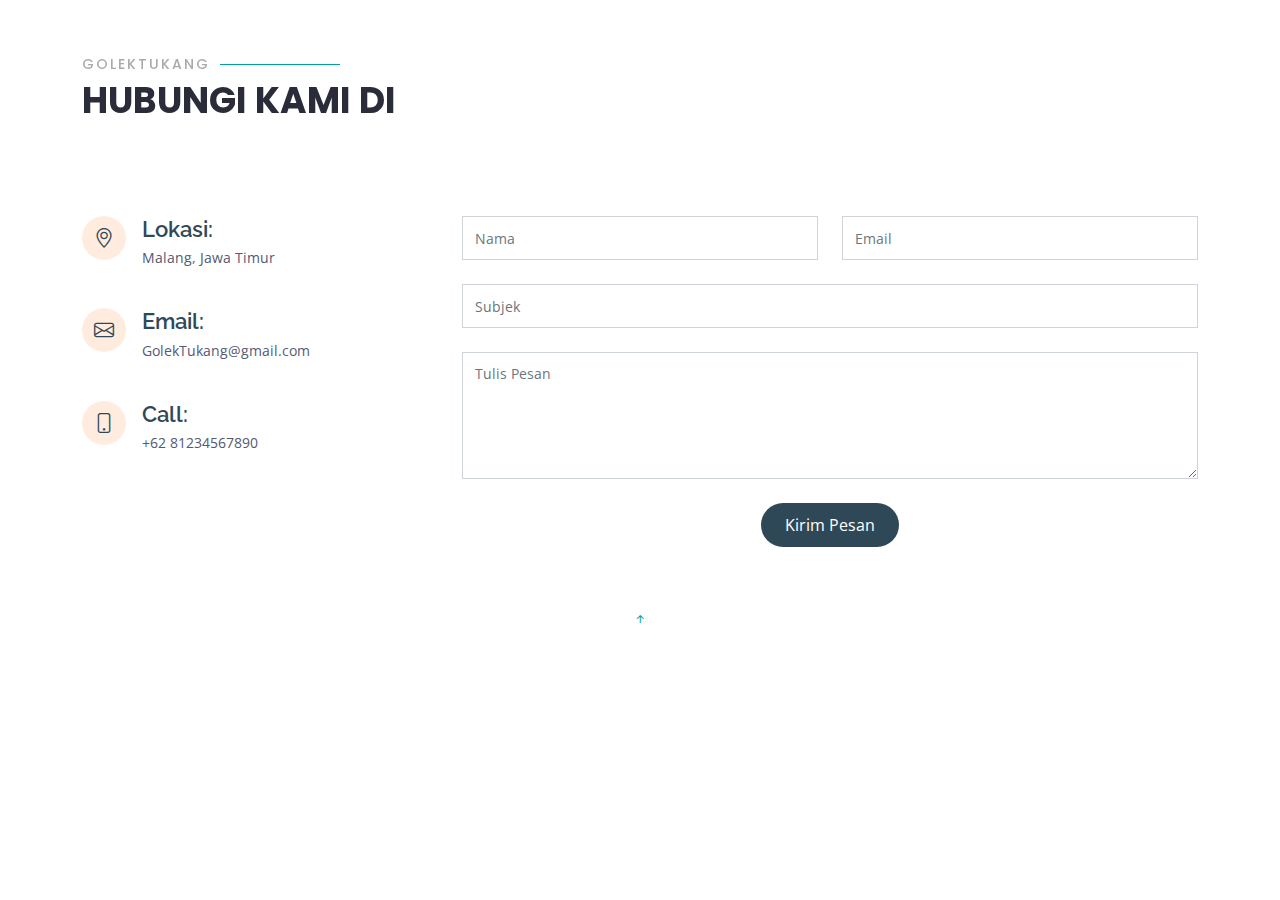
<file: GolekTukang/Contact/contact.html>
<!DOCTYPE html>
<html lang="en">

<head>
  <meta charset="utf-8">
  <meta content="width=device-width, initial-scale=1.0" name="viewport">

  <title>Contact</title>
  <meta content="" name="description">
  <meta content="" name="keywords">

  <!-- Favicons -->
  <link href="assets/img/favicon.png" rel="icon">
  <link href="assets/img/apple-touch-icon.png" rel="apple-touch-icon">

  <!-- Google Fonts -->
  <link href="https://fonts.googleapis.com/css?family=Open+Sans:300,300i,400,400i,600,600i,700,700i|Raleway:300,300i,400,400i,500,500i,600,600i,700,700i|Poppins:300,300i,400,400i,500,500i,600,600i,700,700i" rel="stylesheet">

  <!-- Vendor CSS Files -->
  <link href="assets/vendor/animate.css/animate.min.css" rel="stylesheet">
  <link href="assets/vendor/aos/aos.css" rel="stylesheet">
  <link href="assets/vendor/bootstrap/css/bootstrap.min.css" rel="stylesheet">
  <link href="assets/vendor/bootstrap-icons/bootstrap-icons.css" rel="stylesheet">
  <link href="assets/vendor/boxicons/css/boxicons.min.css" rel="stylesheet">
  <link href="assets/vendor/glightbox/css/glightbox.min.css" rel="stylesheet">
  <link href="assets/vendor/remixicon/remixicon.css" rel="stylesheet">
  <link href="assets/vendor/swiper/swiper-bundle.min.css" rel="stylesheet">

  <!-- Template Main CSS File -->
  <link href="assets/css/style.css" rel="stylesheet">
</head>

<body>
  <main>
    <!-- ======= Contact Section ======= -->
    <section id="contact" class="contact">
      <div class="container">

        <div class="section-title" data-aos="zoom-out">
          <a href="../LandingPage/index.html"><h2>GolekTukang</h2></a>
          <p>Hubungi Kami di</p>
        </div>

        <div class="row mt-5">

          <div class="col-lg-4" data-aos="fade-right">
            <div class="info">
              <div class="address">
                <i class="bi bi-geo-alt"></i>
                <h4>Lokasi:</h4>
                <p>Malang, Jawa Timur</p>
              </div>

              <div class="email">
                <i class="bi bi-envelope"></i>
                <h4>Email:</h4>
                <p>GolekTukang@gmail.com</p>
              </div>

              <div class="phone">
                <i class="bi bi-phone"></i>
                <h4>Call:</h4>
                <p>+62 81234567890</p>
              </div>
            </div>
          </div>

          <div class="col-lg-8 mt-5 mt-lg-0" data-aos="fade-left">

            <form action="forms/contact.php" method="post" role="form" class="php-email-form">
              <div class="row">
                <div class="col-md-6 form-group">
                  <input type="text" name="name" class="form-control" id="name" placeholder="Nama" required>
                </div>
                <div class="col-md-6 form-group mt-3 mt-md-0">
                  <input type="email" class="form-control" name="email" id="email" placeholder="Email" required>
                </div>
              </div>
              <div class="form-group mt-3">
                <input type="text" class="form-control" name="subject" id="subject" placeholder="Subjek" required>
              </div>
              <div class="form-group mt-3">
                <textarea class="form-control" name="message" rows="5" placeholder="Tulis Pesan" required></textarea>
              </div>
              <div class="my-3">
                <div class="loading">Loading</div>
                <div class="error-message"></div>
                <div class="sent-message">Pesan anda telah dikirim. Terimakasih!</div>
              </div>
              <div class="text-center"><button type="submit">Kirim Pesan</button></div>
            </form>
          </div>
        </div>
      </div>
    </section><!-- End Contact Section -->

  </main><!-- End #main -->

  <a href="#" class="back-to-top d-flex align-items-center justify-content-center"><i class="bi bi-arrow-up-short"></i></a>

  <!-- Vendor JS Files -->
  <script src="assets/vendor/aos/aos.js"></script>
  <script src="assets/vendor/bootstrap/js/bootstrap.bundle.min.js"></script>
  <script src="assets/vendor/glightbox/js/glightbox.min.js"></script>
  <script src="assets/vendor/isotope-layout/isotope.pkgd.min.js"></script>
  <script src="assets/vendor/swiper/swiper-bundle.min.js"></script>
  <script src="assets/vendor/php-email-form/validate.js"></script>

  <!-- Template Main JS File -->
  <script src="assets/js/main.js"></script>

</body>

</html>
</file>
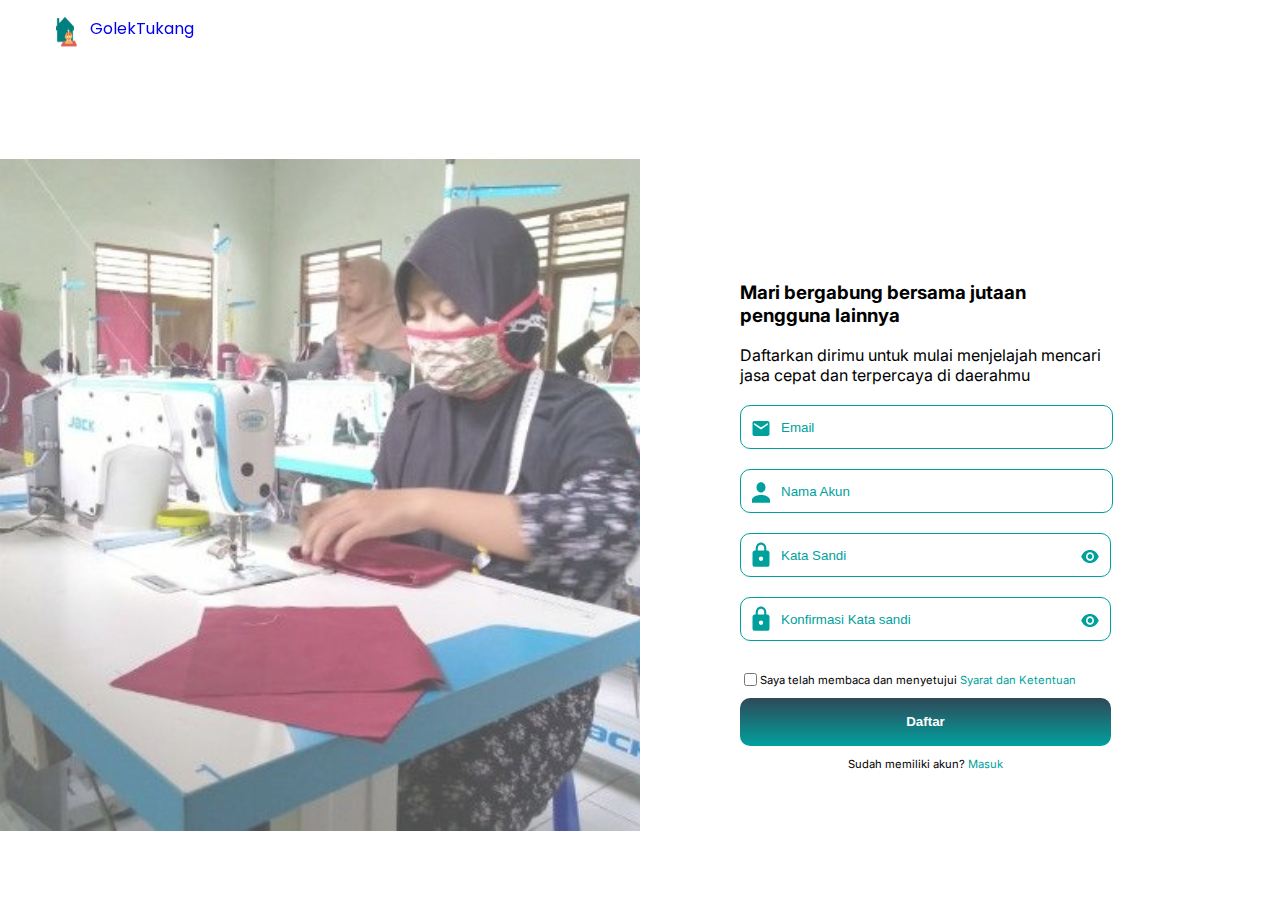
<file: GolekTukang/LoginPengguna/DaftarPengguna.html>
<!DOCTYPE html>
<html lang="en">
  <head>
    <meta charset="UTF-8" />
    <meta http-equiv="X-UA-Compatible" content="IE=edge" />
    <meta name="viewport" content="width=device-width, initial-scale=1.0" />
    <link rel="stylesheet" href="style.css">
   <link rel="stylesheet" href="respons.css">
    <title>GolekTukang/Daftar-Pengguna</title>
  </head>
  <body>
    <div class="h-max overflow-hidden main">
      <header class="header-golektukang container">
        <div class="_logo font-poppins">
          <img src="Gambar/logo.png" alt="" />
          <a href="../LandingPage/index.html"><p>GolekTukang</p></a>
        </div>
        <!--<div class="_menu font-montserrat">
          <ul>
            <li>Beranda</li>
            <li>Layanan</li>
            <li>Fitur</li>
            <li>Testimoni</li>
            <li>Kontak</li>
          </ul>
        </div>-->
      </header>
      <section class="pengguna-golektukang">
        <div class="_side-image">
          <img src="Gambar/Register.svg" alt="Auth" />
        </div>
        <div class="_side-form font-inter">
          <div class="_form">
            <div class="_head">
              <h3>
                Mari bergabung bersama jutaan pengguna lainnya
              </h3>
              <p>
                Daftarkan dirimu untuk mulai menjelajah mencari jasa cepat dan terpercaya di daerahmu
              </p>
            </div>
            <div>
              <div class="_input-form-group">
                <div>
                  <svg
                    width="30"
                    height="25"
                    viewBox="0 0 30 25"
                    fill="none"
                    xmlns="http://www.w3.org/2000/svg"
                  >
                    <path
                      d="M26.333 6.33329L14.9997 14.0416L3.66634 6.33329V3.24996L14.9997 10.9583L26.333 3.24996V6.33329ZM26.333 0.166626H3.66634C2.09384 0.166626 0.833008 1.53871 0.833008 3.24996V21.75C0.833008 22.5677 1.13152 23.352 1.66287 23.9302C2.19423 24.5084 2.91489 24.8333 3.66634 24.8333H26.333C27.0845 24.8333 27.8051 24.5084 28.3365 23.9302C28.8678 23.352 29.1663 22.5677 29.1663 21.75V3.24996C29.1663 2.43221 28.8678 1.64795 28.3365 1.06971C27.8051 0.491476 27.0845 0.166626 26.333 0.166626Z"
                      fill="#00A19D"
                    />
                  </svg>
                </div>
                <input type="text" placeholder="Email" />
              </div>
              <div class="_input-form-group">
                <div>
                  <svg
                    width="22"
                    height="25"
                    viewBox="0 0 22 25"
                    fill="none"
                    xmlns="http://www.w3.org/2000/svg"
                  >
                    <path
                      d="M11 0C12.4587 0 13.8576 0.65848 14.8891 1.83058C15.9205 3.00268 16.5 4.5924 16.5 6.25C16.5 7.9076 15.9205 9.49732 14.8891 10.6694C13.8576 11.8415 12.4587 12.5 11 12.5C9.54131 12.5 8.14236 11.8415 7.11091 10.6694C6.07946 9.49732 5.5 7.9076 5.5 6.25C5.5 4.5924 6.07946 3.00268 7.11091 1.83058C8.14236 0.65848 9.54131 0 11 0ZM11 15.625C17.0775 15.625 22 18.4219 22 21.875V25H0V21.875C0 18.4219 4.9225 15.625 11 15.625Z"
                      fill="#00A19D"
                    />
                  </svg>
                </div>
                <input type="text" placeholder="Nama Akun" />
              </div>
              <div class="_password-form-group">
                <div class="first">
                  <svg
                    width="24"
                    height="33"
                    viewBox="0 0 24 33"
                    fill="none"
                    xmlns="http://www.w3.org/2000/svg"
                  >
                    <path
                      d="M12.0003 25.2083C12.7518 25.2083 13.4724 24.8834 14.0038 24.3052C14.5351 23.727 14.8337 22.9427 14.8337 22.125C14.8337 21.3072 14.5351 20.523 14.0038 19.9447C13.4724 19.3665 12.7518 19.0416 12.0003 19.0416C11.2489 19.0416 10.5282 19.3665 9.99686 19.9447C9.4655 20.523 9.16699 21.3072 9.16699 22.125C9.16699 22.9427 9.4655 23.727 9.99686 24.3052C10.5282 24.8834 11.2489 25.2083 12.0003 25.2083ZM20.5003 11.3333C21.2518 11.3333 21.9724 11.6581 22.5038 12.2364C23.0351 12.8146 23.3337 13.5989 23.3337 14.4166V29.8333C23.3337 30.651 23.0351 31.4353 22.5038 32.0135C21.9724 32.5918 21.2518 32.9166 20.5003 32.9166H3.50033C2.74888 32.9166 2.02821 32.5918 1.49686 32.0135C0.965503 31.4353 0.666992 30.651 0.666992 29.8333V14.4166C0.666992 13.5989 0.965503 12.8146 1.49686 12.2364C2.02821 11.6581 2.74888 11.3333 3.50033 11.3333H4.91699V8.24996C4.91699 6.20558 5.66327 4.24494 6.99165 2.79934C8.32004 1.35375 10.1217 0.541626 12.0003 0.541626C12.9305 0.541626 13.8516 0.741008 14.711 1.12839C15.5704 1.51577 16.3513 2.08356 17.009 2.79934C17.6667 3.51513 18.1885 4.36489 18.5445 5.30011C18.9004 6.23533 19.0837 7.23769 19.0837 8.24996V11.3333H20.5003ZM12.0003 3.62496C10.8732 3.62496 9.79215 4.11224 8.99512 4.97959C8.19809 5.84695 7.75033 7.02333 7.75033 8.24996V11.3333H16.2503V8.24996C16.2503 7.02333 15.8026 5.84695 15.0055 4.97959C14.2085 4.11224 13.1275 3.62496 12.0003 3.62496Z"
                      fill="#00A19D"
                    />
                  </svg>
                </div>
                <input type="password" placeholder="Kata Sandi" />
                <div class="second">
                  <svg
                    width="32"
                    height="25"
                    viewBox="0 0 32 25"
                    fill="none"
                    xmlns="http://www.w3.org/2000/svg"
                  >
                    <path
                      d="M16.0003 7.875C14.8732 7.875 13.7921 8.36227 12.9951 9.22963C12.1981 10.097 11.7503 11.2734 11.7503 12.5C11.7503 13.7266 12.1981 14.903 12.9951 15.7704C13.7921 16.6377 14.8732 17.125 16.0003 17.125C17.1275 17.125 18.2085 16.6377 19.0055 15.7704C19.8026 14.903 20.2503 13.7266 20.2503 12.5C20.2503 11.2734 19.8026 10.097 19.0055 9.22963C18.2085 8.36227 17.1275 7.875 16.0003 7.875ZM16.0003 20.2083C14.1217 20.2083 12.32 19.3962 10.9917 17.9506C9.66327 16.505 8.91699 14.5444 8.91699 12.5C8.91699 10.4556 9.66327 8.49498 10.9917 7.04939C12.32 5.60379 14.1217 4.79167 16.0003 4.79167C17.8789 4.79167 19.6806 5.60379 21.009 7.04939C22.3374 8.49498 23.0837 10.4556 23.0837 12.5C23.0837 14.5444 22.3374 16.505 21.009 17.9506C19.6806 19.3962 17.8789 20.2083 16.0003 20.2083ZM16.0003 0.9375C8.91699 0.9375 2.86783 5.73208 0.416992 12.5C2.86783 19.2679 8.91699 24.0625 16.0003 24.0625C23.0837 24.0625 29.1328 19.2679 31.5837 12.5C29.1328 5.73208 23.0837 0.9375 16.0003 0.9375Z"
                      fill="#00A19D"
                    />
                  </svg>
                </div>
              </div>
              <div class="_password-form-group">
                <div class="first">
                  <svg
                    width="24"
                    height="33"
                    viewBox="0 0 24 33"
                    fill="none"
                    xmlns="http://www.w3.org/2000/svg"
                  >
                    <path
                      d="M12.0003 25.2083C12.7518 25.2083 13.4724 24.8834 14.0038 24.3052C14.5351 23.727 14.8337 22.9427 14.8337 22.125C14.8337 21.3072 14.5351 20.523 14.0038 19.9447C13.4724 19.3665 12.7518 19.0416 12.0003 19.0416C11.2489 19.0416 10.5282 19.3665 9.99686 19.9447C9.4655 20.523 9.16699 21.3072 9.16699 22.125C9.16699 22.9427 9.4655 23.727 9.99686 24.3052C10.5282 24.8834 11.2489 25.2083 12.0003 25.2083ZM20.5003 11.3333C21.2518 11.3333 21.9724 11.6581 22.5038 12.2364C23.0351 12.8146 23.3337 13.5989 23.3337 14.4166V29.8333C23.3337 30.651 23.0351 31.4353 22.5038 32.0135C21.9724 32.5918 21.2518 32.9166 20.5003 32.9166H3.50033C2.74888 32.9166 2.02821 32.5918 1.49686 32.0135C0.965503 31.4353 0.666992 30.651 0.666992 29.8333V14.4166C0.666992 13.5989 0.965503 12.8146 1.49686 12.2364C2.02821 11.6581 2.74888 11.3333 3.50033 11.3333H4.91699V8.24996C4.91699 6.20558 5.66327 4.24494 6.99165 2.79934C8.32004 1.35375 10.1217 0.541626 12.0003 0.541626C12.9305 0.541626 13.8516 0.741008 14.711 1.12839C15.5704 1.51577 16.3513 2.08356 17.009 2.79934C17.6667 3.51513 18.1885 4.36489 18.5445 5.30011C18.9004 6.23533 19.0837 7.23769 19.0837 8.24996V11.3333H20.5003ZM12.0003 3.62496C10.8732 3.62496 9.79215 4.11224 8.99512 4.97959C8.19809 5.84695 7.75033 7.02333 7.75033 8.24996V11.3333H16.2503V8.24996C16.2503 7.02333 15.8026 5.84695 15.0055 4.97959C14.2085 4.11224 13.1275 3.62496 12.0003 3.62496Z"
                      fill="#00A19D"
                    />
                  </svg>
                </div>
                <input type="password" placeholder="Konfirmasi Kata sandi" />
                <div class="second">
                  <svg
                    width="32"
                    height="25"
                    viewBox="0 0 32 25"
                    fill="none"
                    xmlns="http://www.w3.org/2000/svg"
                  >
                    <path
                      d="M16.0003 7.875C14.8732 7.875 13.7921 8.36227 12.9951 9.22963C12.1981 10.097 11.7503 11.2734 11.7503 12.5C11.7503 13.7266 12.1981 14.903 12.9951 15.7704C13.7921 16.6377 14.8732 17.125 16.0003 17.125C17.1275 17.125 18.2085 16.6377 19.0055 15.7704C19.8026 14.903 20.2503 13.7266 20.2503 12.5C20.2503 11.2734 19.8026 10.097 19.0055 9.22963C18.2085 8.36227 17.1275 7.875 16.0003 7.875ZM16.0003 20.2083C14.1217 20.2083 12.32 19.3962 10.9917 17.9506C9.66327 16.505 8.91699 14.5444 8.91699 12.5C8.91699 10.4556 9.66327 8.49498 10.9917 7.04939C12.32 5.60379 14.1217 4.79167 16.0003 4.79167C17.8789 4.79167 19.6806 5.60379 21.009 7.04939C22.3374 8.49498 23.0837 10.4556 23.0837 12.5C23.0837 14.5444 22.3374 16.505 21.009 17.9506C19.6806 19.3962 17.8789 20.2083 16.0003 20.2083ZM16.0003 0.9375C8.91699 0.9375 2.86783 5.73208 0.416992 12.5C2.86783 19.2679 8.91699 24.0625 16.0003 24.0625C23.0837 24.0625 29.1328 19.2679 31.5837 12.5C29.1328 5.73208 23.0837 0.9375 16.0003 0.9375Z"
                      fill="#00A19D"
                    />
                  </svg>
                </div>
              </div>
            </div>
            <div class="_aggree">
              <input type="checkbox" name="" id="" />
              <p>
                Saya telah membaca dan menyetujui <span>
                    <a href="./index.html"><span>Syarat dan Ketentuan</span></a>
              </p>
            </div>
            <div class="_btn-submit">
              <a href="../Home/index.html"><button>Daftar</button></a>
            </div>
            <div class="_ask-label">
              <p>
                Sudah memiliki akun?
                <a href="./Loginpengguna.html"><span>Masuk</span></a>
              </p>
            </div>
          </div>
        </div>
      </section>
    </div>
  </body>
</html>
</file>
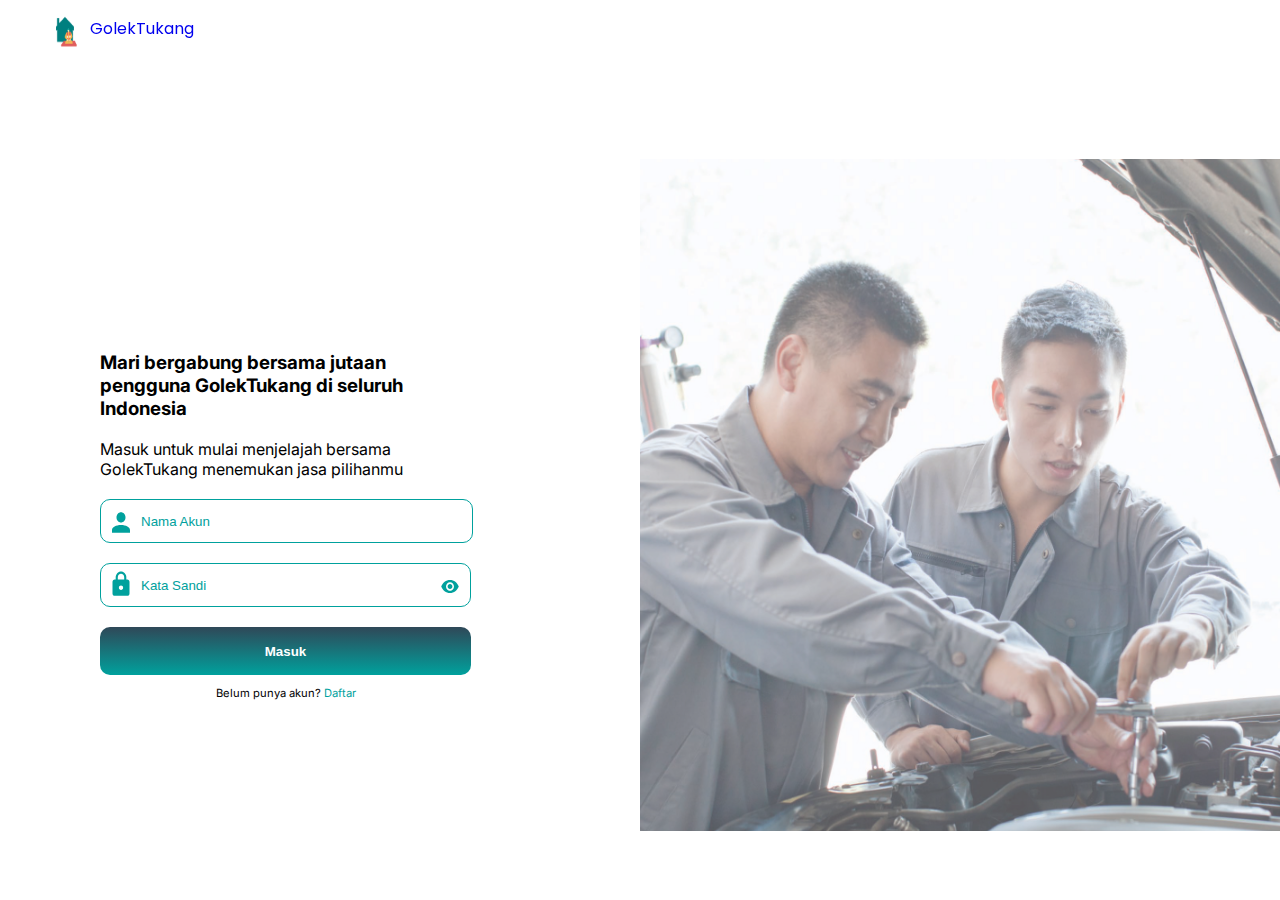
<file: GolekTukang/LoginPengguna/Loginpengguna.html>
<!DOCTYPE html>
<html lang="en">
  <head>
    <meta charset="UTF-8" />
    <meta http-equiv="X-UA-Compatible" content="IE=edge" />
    <meta name="viewport" content="width=device-width, initial-scale=1.0" />
    <link rel="stylesheet" href="style.css">
   <link rel="stylesheet" href="respons.css">
    <title>GolekTukang/Login-Pengguna</title>
  </head>
  <body>
    <div class="h-max overflow-hidden main">
      <header class="header-golektukang container">
        <div class="_logo font-poppins">
          <img src="Gambar/logo.png" alt="" />
          <a href="../LandingPage/index.html"><p>GolekTukang</p></a>
        </div>
        <!--<div class="_menu font-montserrat">
          <ul>
            <li>Beranda</li>
            <li>Layanan</li>
            <li>Fitur</li>
            <li>Testimoni</li>
            <li>Kontak</li>
          </ul>
        </div>-->
      </header>
      <section class="pengguna-golektukang">
        <div class="_side-image order-2">
          <img src="Gambar/GambarLogin.svg" alt="Login" />
        </div>
        <div class="_side-form font-inter order-1">
          <div class="_form">
            <div class="_head">
              <h3>
                Mari bergabung bersama jutaan pengguna GolekTukang di seluruh
                Indonesia
              </h3>
              <p>
                Masuk untuk mulai menjelajah bersama GolekTukang menemukan jasa
                pilihanmu
              </p>
            </div>
            <div>
              <div class="_input-form-group">
                <div>
                  <svg
                    width="22"
                    height="25"
                    viewBox="0 0 22 25"
                    fill="none"
                    xmlns="http://www.w3.org/2000/svg"
                  >
                    <path
                      d="M11 0C12.4587 0 13.8576 0.65848 14.8891 1.83058C15.9205 3.00268 16.5 4.5924 16.5 6.25C16.5 7.9076 15.9205 9.49732 14.8891 10.6694C13.8576 11.8415 12.4587 12.5 11 12.5C9.54131 12.5 8.14236 11.8415 7.11091 10.6694C6.07946 9.49732 5.5 7.9076 5.5 6.25C5.5 4.5924 6.07946 3.00268 7.11091 1.83058C8.14236 0.65848 9.54131 0 11 0ZM11 15.625C17.0775 15.625 22 18.4219 22 21.875V25H0V21.875C0 18.4219 4.9225 15.625 11 15.625Z"
                      fill="#00A19D"
                    />
                  </svg>
                </div>
                <input type="text" placeholder="Nama Akun" />
              </div>
              <div class="_password-form-group">
                <div class="first">
                  <svg
                    width="24"
                    height="33"
                    viewBox="0 0 24 33"
                    fill="none"
                    xmlns="http://www.w3.org/2000/svg"
                  >
                    <path
                      d="M12.0003 25.2083C12.7518 25.2083 13.4724 24.8834 14.0038 24.3052C14.5351 23.727 14.8337 22.9427 14.8337 22.125C14.8337 21.3072 14.5351 20.523 14.0038 19.9447C13.4724 19.3665 12.7518 19.0416 12.0003 19.0416C11.2489 19.0416 10.5282 19.3665 9.99686 19.9447C9.4655 20.523 9.16699 21.3072 9.16699 22.125C9.16699 22.9427 9.4655 23.727 9.99686 24.3052C10.5282 24.8834 11.2489 25.2083 12.0003 25.2083ZM20.5003 11.3333C21.2518 11.3333 21.9724 11.6581 22.5038 12.2364C23.0351 12.8146 23.3337 13.5989 23.3337 14.4166V29.8333C23.3337 30.651 23.0351 31.4353 22.5038 32.0135C21.9724 32.5918 21.2518 32.9166 20.5003 32.9166H3.50033C2.74888 32.9166 2.02821 32.5918 1.49686 32.0135C0.965503 31.4353 0.666992 30.651 0.666992 29.8333V14.4166C0.666992 13.5989 0.965503 12.8146 1.49686 12.2364C2.02821 11.6581 2.74888 11.3333 3.50033 11.3333H4.91699V8.24996C4.91699 6.20558 5.66327 4.24494 6.99165 2.79934C8.32004 1.35375 10.1217 0.541626 12.0003 0.541626C12.9305 0.541626 13.8516 0.741008 14.711 1.12839C15.5704 1.51577 16.3513 2.08356 17.009 2.79934C17.6667 3.51513 18.1885 4.36489 18.5445 5.30011C18.9004 6.23533 19.0837 7.23769 19.0837 8.24996V11.3333H20.5003ZM12.0003 3.62496C10.8732 3.62496 9.79215 4.11224 8.99512 4.97959C8.19809 5.84695 7.75033 7.02333 7.75033 8.24996V11.3333H16.2503V8.24996C16.2503 7.02333 15.8026 5.84695 15.0055 4.97959C14.2085 4.11224 13.1275 3.62496 12.0003 3.62496Z"
                      fill="#00A19D"
                    />
                  </svg>
                </div>
                <input type="password" placeholder="Kata Sandi" />
                <div class="second">
                  <svg
                    width="32"
                    height="25"
                    viewBox="0 0 32 25"
                    fill="none"
                    xmlns="http://www.w3.org/2000/svg"
                  >
                    <path
                      d="M16.0003 7.875C14.8732 7.875 13.7921 8.36227 12.9951 9.22963C12.1981 10.097 11.7503 11.2734 11.7503 12.5C11.7503 13.7266 12.1981 14.903 12.9951 15.7704C13.7921 16.6377 14.8732 17.125 16.0003 17.125C17.1275 17.125 18.2085 16.6377 19.0055 15.7704C19.8026 14.903 20.2503 13.7266 20.2503 12.5C20.2503 11.2734 19.8026 10.097 19.0055 9.22963C18.2085 8.36227 17.1275 7.875 16.0003 7.875ZM16.0003 20.2083C14.1217 20.2083 12.32 19.3962 10.9917 17.9506C9.66327 16.505 8.91699 14.5444 8.91699 12.5C8.91699 10.4556 9.66327 8.49498 10.9917 7.04939C12.32 5.60379 14.1217 4.79167 16.0003 4.79167C17.8789 4.79167 19.6806 5.60379 21.009 7.04939C22.3374 8.49498 23.0837 10.4556 23.0837 12.5C23.0837 14.5444 22.3374 16.505 21.009 17.9506C19.6806 19.3962 17.8789 20.2083 16.0003 20.2083ZM16.0003 0.9375C8.91699 0.9375 2.86783 5.73208 0.416992 12.5C2.86783 19.2679 8.91699 24.0625 16.0003 24.0625C23.0837 24.0625 29.1328 19.2679 31.5837 12.5C29.1328 5.73208 23.0837 0.9375 16.0003 0.9375Z"
                      fill="#00A19D"
                    />
                  </svg>
                </div>
              </div>
            </div>
            <div class="_btn-submit">
              <a href="../Home/index.html"><button>Masuk</button></a>
            </div>
            <div class="_ask-label">
              <p>
                Belum punya akun?
                <a href="./DaftarPengguna.html"><span>Daftar</span></a>
              </p>
            </div>
          </div>
        </div>
      </section>
    </div>
  </body>
</html>
</file>
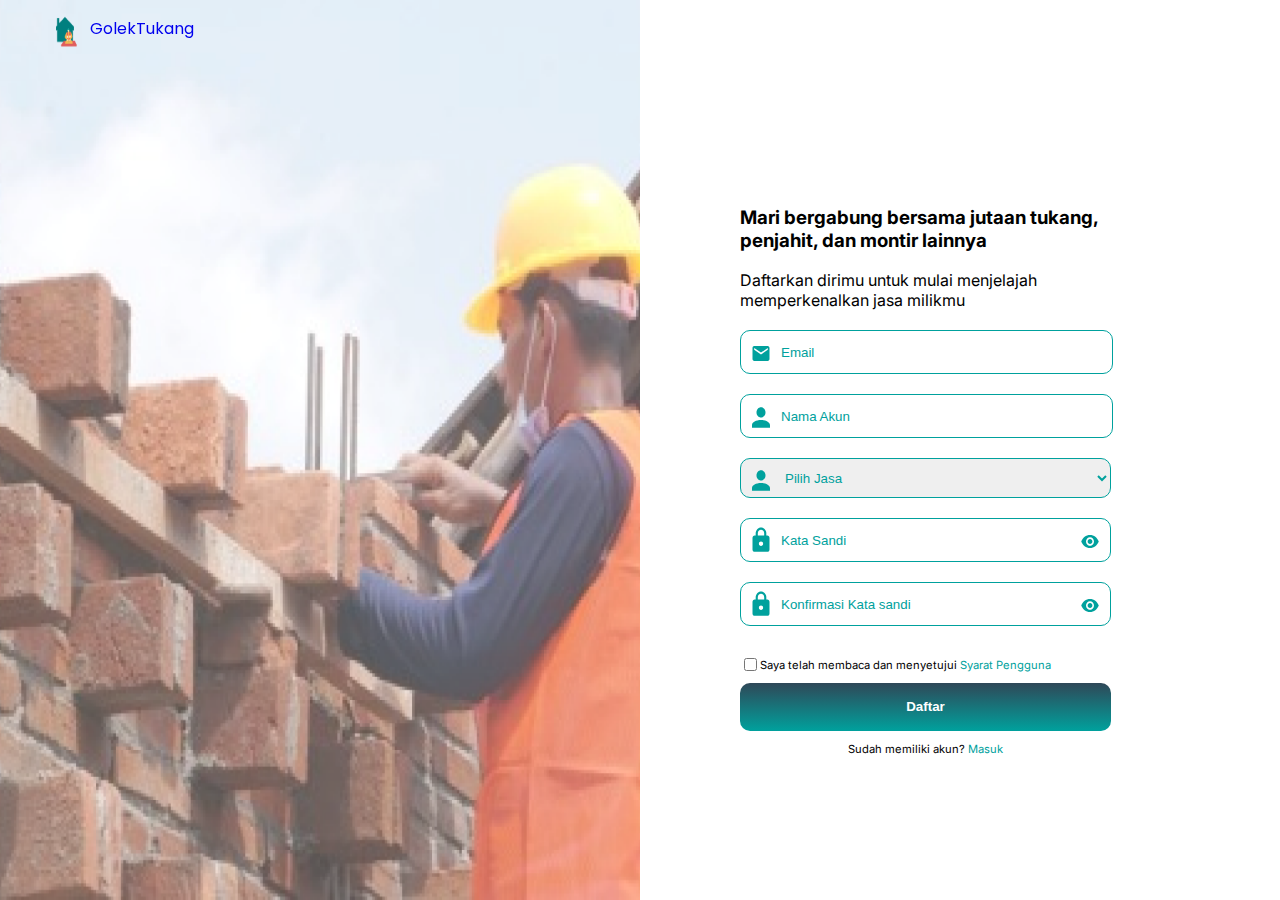
<file: GolekTukang/PenyediaJasa/register.html>
<!DOCTYPE html>
<html lang="en">
  <head>
    <meta charset="UTF-8" />
    <meta http-equiv="X-UA-Compatible" content="IE=edge" />
    <meta name="viewport" content="width=device-width, initial-scale=1.0" />
    <link rel="stylesheet" href="./assets/index.css" />
    <link rel="stylesheet" href="./assets/responsive.css" />
    <title>Golek Tukang</title>
  </head>
  <body>
    <div class="h-max overflow-hidden main">
      <header class="header-golektukang container">
        <div class="_logo font-poppins">
          <img src="./assets/img/logo.png" alt="" />
          <a href="../LandingPage/index.html"><p>GolekTukang</p></a>
        </div>
        <!--<div class="_menu font-montserrat">
          <ul>
            <li>Beranda</li>
            <li>Layanan</li>
            <li>Fitur</li>
            <li>Testimoni</li>
            <li>Kontak</li>
          </ul>
        </div>-->
      </header>
      <section class="auth-golektukang">
        <div class="_side-image">
          <img src="./assets/img/1.png" alt="Auth" />
        </div>
        <div class="_side-form font-inter">
          <div class="_form">
            <div class="_head">
              <h3>
                Mari bergabung bersama jutaan tukang, penjahit, dan montir
                lainnya
              </h3>
              <p>
                Daftarkan dirimu untuk mulai menjelajah memperkenalkan jasa
                milikmu
              </p>
            </div>
            <div>
              <div class="_input-form-group">
                <div>
                  <svg
                    width="30"
                    height="25"
                    viewBox="0 0 30 25"
                    fill="none"
                    xmlns="http://www.w3.org/2000/svg"
                  >
                    <path
                      d="M26.333 6.33329L14.9997 14.0416L3.66634 6.33329V3.24996L14.9997 10.9583L26.333 3.24996V6.33329ZM26.333 0.166626H3.66634C2.09384 0.166626 0.833008 1.53871 0.833008 3.24996V21.75C0.833008 22.5677 1.13152 23.352 1.66287 23.9302C2.19423 24.5084 2.91489 24.8333 3.66634 24.8333H26.333C27.0845 24.8333 27.8051 24.5084 28.3365 23.9302C28.8678 23.352 29.1663 22.5677 29.1663 21.75V3.24996C29.1663 2.43221 28.8678 1.64795 28.3365 1.06971C27.8051 0.491476 27.0845 0.166626 26.333 0.166626Z"
                      fill="#00A19D"
                    />
                  </svg>
                </div>
                <input type="text" placeholder="Email" />
              </div>
              <div class="_input-form-group">
                <div>
                  <svg
                    width="22"
                    height="25"
                    viewBox="0 0 22 25"
                    fill="none"
                    xmlns="http://www.w3.org/2000/svg"
                  >
                    <path
                      d="M11 0C12.4587 0 13.8576 0.65848 14.8891 1.83058C15.9205 3.00268 16.5 4.5924 16.5 6.25C16.5 7.9076 15.9205 9.49732 14.8891 10.6694C13.8576 11.8415 12.4587 12.5 11 12.5C9.54131 12.5 8.14236 11.8415 7.11091 10.6694C6.07946 9.49732 5.5 7.9076 5.5 6.25C5.5 4.5924 6.07946 3.00268 7.11091 1.83058C8.14236 0.65848 9.54131 0 11 0ZM11 15.625C17.0775 15.625 22 18.4219 22 21.875V25H0V21.875C0 18.4219 4.9225 15.625 11 15.625Z"
                      fill="#00A19D"
                    />
                  </svg>
                </div>
                <input type="text" placeholder="Nama Akun" />
              </div>
              <div class="_select-form-group">
                <div>
                  <svg
                    width="22"
                    height="25"
                    viewBox="0 0 22 25"
                    fill="none"
                    xmlns="http://www.w3.org/2000/svg"
                  >
                    <path
                      d="M11 0C12.4587 0 13.8576 0.65848 14.8891 1.83058C15.9205 3.00268 16.5 4.5924 16.5 6.25C16.5 7.9076 15.9205 9.49732 14.8891 10.6694C13.8576 11.8415 12.4587 12.5 11 12.5C9.54131 12.5 8.14236 11.8415 7.11091 10.6694C6.07946 9.49732 5.5 7.9076 5.5 6.25C5.5 4.5924 6.07946 3.00268 7.11091 1.83058C8.14236 0.65848 9.54131 0 11 0ZM11 15.625C17.0775 15.625 22 18.4219 22 21.875V25H0V21.875C0 18.4219 4.9225 15.625 11 15.625Z"
                      fill="#00A19D"
                    />
                  </svg>
                </div>
                <select name="jasa" id="">
                  <option>Pilih Jasa</option>
                  <option>Pilihan 1</option>
                  <option>Pilihan 2</option>
                  <option>Pilihan 3</option>
                </select>
              </div>
              <div class="_password-form-group">
                <div class="first">
                  <svg
                    width="24"
                    height="33"
                    viewBox="0 0 24 33"
                    fill="none"
                    xmlns="http://www.w3.org/2000/svg"
                  >
                    <path
                      d="M12.0003 25.2083C12.7518 25.2083 13.4724 24.8834 14.0038 24.3052C14.5351 23.727 14.8337 22.9427 14.8337 22.125C14.8337 21.3072 14.5351 20.523 14.0038 19.9447C13.4724 19.3665 12.7518 19.0416 12.0003 19.0416C11.2489 19.0416 10.5282 19.3665 9.99686 19.9447C9.4655 20.523 9.16699 21.3072 9.16699 22.125C9.16699 22.9427 9.4655 23.727 9.99686 24.3052C10.5282 24.8834 11.2489 25.2083 12.0003 25.2083ZM20.5003 11.3333C21.2518 11.3333 21.9724 11.6581 22.5038 12.2364C23.0351 12.8146 23.3337 13.5989 23.3337 14.4166V29.8333C23.3337 30.651 23.0351 31.4353 22.5038 32.0135C21.9724 32.5918 21.2518 32.9166 20.5003 32.9166H3.50033C2.74888 32.9166 2.02821 32.5918 1.49686 32.0135C0.965503 31.4353 0.666992 30.651 0.666992 29.8333V14.4166C0.666992 13.5989 0.965503 12.8146 1.49686 12.2364C2.02821 11.6581 2.74888 11.3333 3.50033 11.3333H4.91699V8.24996C4.91699 6.20558 5.66327 4.24494 6.99165 2.79934C8.32004 1.35375 10.1217 0.541626 12.0003 0.541626C12.9305 0.541626 13.8516 0.741008 14.711 1.12839C15.5704 1.51577 16.3513 2.08356 17.009 2.79934C17.6667 3.51513 18.1885 4.36489 18.5445 5.30011C18.9004 6.23533 19.0837 7.23769 19.0837 8.24996V11.3333H20.5003ZM12.0003 3.62496C10.8732 3.62496 9.79215 4.11224 8.99512 4.97959C8.19809 5.84695 7.75033 7.02333 7.75033 8.24996V11.3333H16.2503V8.24996C16.2503 7.02333 15.8026 5.84695 15.0055 4.97959C14.2085 4.11224 13.1275 3.62496 12.0003 3.62496Z"
                      fill="#00A19D"
                    />
                  </svg>
                </div>
                <input type="password" placeholder="Kata Sandi" />
                <div class="second">
                  <svg
                    width="32"
                    height="25"
                    viewBox="0 0 32 25"
                    fill="none"
                    xmlns="http://www.w3.org/2000/svg"
                  >
                    <path
                      d="M16.0003 7.875C14.8732 7.875 13.7921 8.36227 12.9951 9.22963C12.1981 10.097 11.7503 11.2734 11.7503 12.5C11.7503 13.7266 12.1981 14.903 12.9951 15.7704C13.7921 16.6377 14.8732 17.125 16.0003 17.125C17.1275 17.125 18.2085 16.6377 19.0055 15.7704C19.8026 14.903 20.2503 13.7266 20.2503 12.5C20.2503 11.2734 19.8026 10.097 19.0055 9.22963C18.2085 8.36227 17.1275 7.875 16.0003 7.875ZM16.0003 20.2083C14.1217 20.2083 12.32 19.3962 10.9917 17.9506C9.66327 16.505 8.91699 14.5444 8.91699 12.5C8.91699 10.4556 9.66327 8.49498 10.9917 7.04939C12.32 5.60379 14.1217 4.79167 16.0003 4.79167C17.8789 4.79167 19.6806 5.60379 21.009 7.04939C22.3374 8.49498 23.0837 10.4556 23.0837 12.5C23.0837 14.5444 22.3374 16.505 21.009 17.9506C19.6806 19.3962 17.8789 20.2083 16.0003 20.2083ZM16.0003 0.9375C8.91699 0.9375 2.86783 5.73208 0.416992 12.5C2.86783 19.2679 8.91699 24.0625 16.0003 24.0625C23.0837 24.0625 29.1328 19.2679 31.5837 12.5C29.1328 5.73208 23.0837 0.9375 16.0003 0.9375Z"
                      fill="#00A19D"
                    />
                  </svg>
                </div>
              </div>
              <div class="_password-form-group">
                <div class="first">
                  <svg
                    width="24"
                    height="33"
                    viewBox="0 0 24 33"
                    fill="none"
                    xmlns="http://www.w3.org/2000/svg"
                  >
                    <path
                      d="M12.0003 25.2083C12.7518 25.2083 13.4724 24.8834 14.0038 24.3052C14.5351 23.727 14.8337 22.9427 14.8337 22.125C14.8337 21.3072 14.5351 20.523 14.0038 19.9447C13.4724 19.3665 12.7518 19.0416 12.0003 19.0416C11.2489 19.0416 10.5282 19.3665 9.99686 19.9447C9.4655 20.523 9.16699 21.3072 9.16699 22.125C9.16699 22.9427 9.4655 23.727 9.99686 24.3052C10.5282 24.8834 11.2489 25.2083 12.0003 25.2083ZM20.5003 11.3333C21.2518 11.3333 21.9724 11.6581 22.5038 12.2364C23.0351 12.8146 23.3337 13.5989 23.3337 14.4166V29.8333C23.3337 30.651 23.0351 31.4353 22.5038 32.0135C21.9724 32.5918 21.2518 32.9166 20.5003 32.9166H3.50033C2.74888 32.9166 2.02821 32.5918 1.49686 32.0135C0.965503 31.4353 0.666992 30.651 0.666992 29.8333V14.4166C0.666992 13.5989 0.965503 12.8146 1.49686 12.2364C2.02821 11.6581 2.74888 11.3333 3.50033 11.3333H4.91699V8.24996C4.91699 6.20558 5.66327 4.24494 6.99165 2.79934C8.32004 1.35375 10.1217 0.541626 12.0003 0.541626C12.9305 0.541626 13.8516 0.741008 14.711 1.12839C15.5704 1.51577 16.3513 2.08356 17.009 2.79934C17.6667 3.51513 18.1885 4.36489 18.5445 5.30011C18.9004 6.23533 19.0837 7.23769 19.0837 8.24996V11.3333H20.5003ZM12.0003 3.62496C10.8732 3.62496 9.79215 4.11224 8.99512 4.97959C8.19809 5.84695 7.75033 7.02333 7.75033 8.24996V11.3333H16.2503V8.24996C16.2503 7.02333 15.8026 5.84695 15.0055 4.97959C14.2085 4.11224 13.1275 3.62496 12.0003 3.62496Z"
                      fill="#00A19D"
                    />
                  </svg>
                </div>
                <input type="password" placeholder="Konfirmasi Kata sandi" />
                <div class="second">
                  <svg
                    width="32"
                    height="25"
                    viewBox="0 0 32 25"
                    fill="none"
                    xmlns="http://www.w3.org/2000/svg"
                  >
                    <path
                      d="M16.0003 7.875C14.8732 7.875 13.7921 8.36227 12.9951 9.22963C12.1981 10.097 11.7503 11.2734 11.7503 12.5C11.7503 13.7266 12.1981 14.903 12.9951 15.7704C13.7921 16.6377 14.8732 17.125 16.0003 17.125C17.1275 17.125 18.2085 16.6377 19.0055 15.7704C19.8026 14.903 20.2503 13.7266 20.2503 12.5C20.2503 11.2734 19.8026 10.097 19.0055 9.22963C18.2085 8.36227 17.1275 7.875 16.0003 7.875ZM16.0003 20.2083C14.1217 20.2083 12.32 19.3962 10.9917 17.9506C9.66327 16.505 8.91699 14.5444 8.91699 12.5C8.91699 10.4556 9.66327 8.49498 10.9917 7.04939C12.32 5.60379 14.1217 4.79167 16.0003 4.79167C17.8789 4.79167 19.6806 5.60379 21.009 7.04939C22.3374 8.49498 23.0837 10.4556 23.0837 12.5C23.0837 14.5444 22.3374 16.505 21.009 17.9506C19.6806 19.3962 17.8789 20.2083 16.0003 20.2083ZM16.0003 0.9375C8.91699 0.9375 2.86783 5.73208 0.416992 12.5C2.86783 19.2679 8.91699 24.0625 16.0003 24.0625C23.0837 24.0625 29.1328 19.2679 31.5837 12.5C29.1328 5.73208 23.0837 0.9375 16.0003 0.9375Z"
                      fill="#00A19D"
                    />
                  </svg>
                </div>
              </div>
            </div>
            <div class="_aggree">
              <input type="checkbox" name="" id="" />
              <p>
                Saya telah membaca dan menyetujui <span>Syarat Pengguna</span>
              </p>
            </div>
            <div class="_btn-submit">
              <a href="../Home/index.html"><button>Daftar</button></a>
            </div>
            <div class="_ask-label">
              <p>
                Sudah memiliki akun?
                <a href="./index.html"><span>Masuk</span></a>
              </p>
            </div>
          </div>
        </div>
      </section>
    </div>
  </body>
</html>
</file>
<file: style.css>
* {
	margin: 0px;
	padding: 0px;
	font-family: century gothic;
}

.title {
	position: absolute;
	top: 50%;
	left: 50%;
	transform: translate(-50%, -50%);
}

.title h1{
	color: white;
	font-size: 70px;
}

.title h2{
	color: #000;
	font-size: 20px;
}

.title h3{
	color: #000;
	font-size: 14px;
}

.button1{
	position: absolute;
	top: 65%;
	left: 40%;
	color: white;
	transform: translate(-50%, -50%);
}

.button2{
	position: absolute;
	top: 65%;
	left: 60%;
	color: white;
	transform: translate(-50%, -50%);
}

.btn {
	border: 1px solid white;
	padding: 10px 20px;
	color: white;
	text-decoration: none;
	transition: 0.6%;
}

.btn:hover {
	background-color: white;
	color: black;
}
</file>
<file: Clau/assets/css/style.css>
body {
  font-family: "Open Sans", sans-serif;
  color: #444444;
}

a {
  color: #ef6603;
  text-decoration: none;
}

a:hover {
  color: #fc8129;
  text-decoration: none;
}

h1, h2, h3, h4, h5, h6 {
  font-family: "Raleway", sans-serif;
}

/*--------------------------------------------------------------
# Back to top button
--------------------------------------------------------------*/
.back-to-top {
  position: fixed;
  visibility: hidden;
  opacity: 0;
  right: 15px;
  bottom: 15px;
  z-index: 996;
  background: #ef6603;
  width: 40px;
  height: 40px;
  border-radius: 50px;
  transition: all 0.4s;
}
.back-to-top i {
  font-size: 28px;
  color: #fff;
  line-height: 0;
}
.back-to-top:hover {
  background: #fc7c1f;
  color: #fff;
}
.back-to-top.active {
  visibility: visible;
  opacity: 1;
}

/*--------------------------------------------------------------
# Disable AOS delay on mobile
--------------------------------------------------------------*/
@media screen and (max-width: 768px) {
  [data-aos-delay] {
    transition-delay: 0 !important;
  }
}

/*--------------------------------------------------------------
# Navigation Menu
--------------------------------------------------------------*/
/**
* Desktop Navigation 
*/
.navbar {
  padding: 0;
}
.navbar ul {
  margin: 0;
  padding: 0;
  display: flex;
  list-style: none;
  align-items: center;
}
.navbar li {
  position: relative;
}
.navbar a, .navbar a:focus {
  display: flex;
  align-items: center;
  justify-content: space-between;
  padding: 5px 15px 7px 15px;
  margin-left: 5px;
  font-size: 14px;
  color: #fff;
  white-space: nowrap;
  transition: 0.3s;
  border-radius: 50px;
}
.navbar a i, .navbar a:focus i {
  font-size: 12px;
  line-height: 0;
  margin-left: 5px;
}
.navbar a:hover, .navbar .active, .navbar .active:focus, .navbar li:hover > a {
  background: #ef6603;
}
.navbar .dropdown ul {
  display: block;
  position: absolute;
  left: 5px;
  top: calc(100% + 30px);
  margin: 5px 0 0 0;
  padding: 10px 0;
  z-index: 99;
  opacity: 0;
  visibility: hidden;
  background: #fff;
  box-shadow: 0px 0px 30px rgba(127, 137, 161, 0.25);
  transition: 0.3s;
  border-radius: 15px;
}
.navbar .dropdown ul li {
  min-width: 200px;
}
.navbar .dropdown ul a {
  padding: 10px 20px;
  color: #2a2c39;
  margin: 0 5px;
  font-size: 14px;
}
.navbar .dropdown ul a i {
  font-size: 12px;
}
.navbar .dropdown ul a:hover, .navbar .dropdown ul .active:hover, .navbar .dropdown ul li:hover > a {
  color: #fff;
}
.navbar .dropdown:hover > ul {
  opacity: 1;
  top: 100%;
  visibility: visible;
}
.navbar .dropdown .dropdown ul {
  top: 0;
  left: calc(100% - 30px);
  visibility: hidden;
}
.navbar .dropdown .dropdown:hover > ul {
  opacity: 1;
  top: 0;
  left: 100%;
  visibility: visible;
}
@media (max-width: 1366px) {
  .navbar .dropdown .dropdown ul {
    left: -90%;
  }
  .navbar .dropdown .dropdown:hover > ul {
    left: -100%;
  }
}

/**
* Mobile Navigation 
*/
.mobile-nav-toggle {
  color: #fff;
  font-size: 28px;
  cursor: pointer;
  display: none;
  line-height: 0;
  transition: 0.5s;
}

@media (max-width: 991px) {
  .mobile-nav-toggle {
    display: block;
  }

  .navbar ul {
    display: none;
  }
}
.navbar-mobile {
  position: fixed;
  overflow: hidden;
  top: 0;
  right: 0;
  left: 0;
  bottom: 0;
  background: rgba(20, 21, 28, 0.9);
  transition: 0.3s;
  z-index: 999;
}
.navbar-mobile .mobile-nav-toggle {
  position: absolute;
  top: 15px;
  right: 15px;
}
.navbar-mobile ul {
  display: block;
  position: absolute;
  top: 55px;
  right: 15px;
  bottom: 15px;
  left: 15px;
  padding: 10px 0;
  border-radius: 10px;
  background-color: #fff;
  overflow-y: auto;
  transition: 0.3s;
}
.navbar-mobile a, .navbar-mobile a:focus {
  padding: 10px 20px;
  margin: 5px;
  font-size: 15px;
  color: #2a2c39;
}
.navbar-mobile a:hover, .navbar-mobile .active, .navbar-mobile li:hover > a {
  color: #fff;
}
.navbar-mobile .getstarted, .navbar-mobile .getstarted:focus {
  margin: 15px;
}
.navbar-mobile .dropdown ul {
  position: static;
  display: none;
  margin: 10px 20px;
  padding: 10px 0;
  z-index: 99;
  opacity: 1;
  visibility: visible;
  background: #fff;
  box-shadow: 0px 0px 30px rgba(127, 137, 161, 0.25);
}
.navbar-mobile .dropdown ul li {
  min-width: 200px;
}
.navbar-mobile .dropdown ul a {
  padding: 10px 20px;
}
.navbar-mobile .dropdown ul a i {
  font-size: 12px;
}
.navbar-mobile .dropdown ul a:hover, .navbar-mobile .dropdown ul .active:hover, .navbar-mobile .dropdown ul li:hover > a {
  color: #fff;
}
.navbar-mobile .dropdown > .dropdown-active {
  display: block;
}

/*--------------------------------------------------------------
# Hero Section
--------------------------------------------------------------*/
#hero {
  width: 100%;
  overflow: hidden;
  position: relative;
  background: linear-gradient(0deg, #2a2c39 0%, #33364a 100%);
  padding: 0;
}
#hero .carousel-container {
  display: flex;
  justify-content: center;
  align-items: center;
  flex-direction: column;
  text-align: center;
  position: relative;
  height: 70vh;
  padding-top: 60px;
}
#hero h2 {
  color: #fff;
  margin-bottom: 30px;
  font-size: 48px;
  font-weight: 700;
}
#hero p {
  width: 80%;
  -webkit-animation-delay: 5s;
  animation-delay: 1s;
  margin: 0 auto 30px auto;
  color: #fff;
}
#hero .carousel-control-prev, #hero .carousel-control-next {
  width: 10%;
}
#hero .carousel-control-next-icon, #hero .carousel-control-prev-icon {
  background: none;
  font-size: 48px;
  line-height: 1;
  width: auto;
  height: auto;
}
#hero .btn-get-started {
  font-family: "Raleway", sans-serif;
  font-weight: 500;
  font-size: 14px;
  letter-spacing: 1px;
  display: inline-block;
  padding: 12px 32px;
  border-radius: 50px;
  transition: 0.5s;
  line-height: 1;
  margin: 10px;
  color: #fff;
  -webkit-animation-delay: 0.8s;
  animation-delay: 0.8s;
  border: 2px solid #ef6603;
}
#hero .btn-get-started:hover {
  background: #ef6603;
  color: #fff;
  text-decoration: none;
}
@media (min-width: 1024px) {
  #hero p {
    width: 60%;
  }
  #hero .carousel-control-prev, #hero .carousel-control-next {
    width: 5%;
  }
}
@media (max-width: 768px) {
  #hero .carousel-container {
    height: 90vh;
  }
  #hero h2 {
    font-size: 28px;
  }
}

.hero-waves {
  display: block;
  width: 100%;
  height: 60px;
  position: relative;
}

.wave1 use {
  -webkit-animation: move-forever1 10s linear infinite;
  animation: move-forever1 10s linear infinite;
  -webkit-animation-delay: -2s;
  animation-delay: -2s;
}

.wave2 use {
  -webkit-animation: move-forever2 8s linear infinite;
  animation: move-forever2 8s linear infinite;
  -webkit-animation-delay: -2s;
  animation-delay: -2s;
}

.wave3 use {
  -webkit-animation: move-forever3 6s linear infinite;
  animation: move-forever3 6s linear infinite;
  -webkit-animation-delay: -2s;
  animation-delay: -2s;
}

@-webkit-keyframes move-forever1 {
  0% {
    transform: translate(85px, 0%);
  }
  100% {
    transform: translate(-90px, 0%);
  }
}

@keyframes move-forever1 {
  0% {
    transform: translate(85px, 0%);
  }
  100% {
    transform: translate(-90px, 0%);
  }
}
@-webkit-keyframes move-forever2 {
  0% {
    transform: translate(-90px, 0%);
  }
  100% {
    transform: translate(85px, 0%);
  }
}
@keyframes move-forever2 {
  0% {
    transform: translate(-90px, 0%);
  }
  100% {
    transform: translate(85px, 0%);
  }
}
@-webkit-keyframes move-forever3 {
  0% {
    transform: translate(-90px, 0%);
  }
  100% {
    transform: translate(85px, 0%);
  }
}
@keyframes move-forever3 {
  0% {
    transform: translate(-90px, 0%);
  }
  100% {
    transform: translate(85px, 0%);
  }
}
/*--------------------------------------------------------------
# Sections General
--------------------------------------------------------------*/
section {
  padding: 60px 0;
  overflow: hidden;
}

.section-title {
  padding-bottom: 40px;
}
.section-title h2 {
  font-size: 14px;
  font-weight: 500;
  padding: 0;
  line-height: 1px;
  margin: 0 0 5px 0;
  letter-spacing: 2px;
  text-transform: uppercase;
  color: #aaaaaa;
  font-family: "Poppins", sans-serif;
}
.section-title h2::after {
  content: "";
  width: 120px;
  height: 1px;
  display: inline-block;
  background: #fd9042;
  margin: 4px 10px;
}
.section-title p {
  margin: 0;
  margin: 0;
  font-size: 36px;
  font-weight: 700;
  text-transform: uppercase;
  font-family: "Poppins", sans-serif;
  color: #2a2c39;
}

/*--------------------------------------------------------------
# About
--------------------------------------------------------------*/
.about {
  padding-top: 80px;
}
.about .content h3 {
  font-weight: 600;
  font-size: 26px;
}
.about .content ul {
  list-style: none;
  padding: 0;
}
.about .content ul li {
  padding-left: 28px;
  position: relative;
}
.about .content ul li + li {
  margin-top: 10px;
}
.about .content ul i {
  position: absolute;
  left: 0;
  top: 2px;
  font-size: 20px;
  color: #ef6603;
  line-height: 1;
}
.about .content p:last-child {
  margin-bottom: 0;
}
.about .content .btn-learn-more {
  font-family: "Raleway", sans-serif;
  font-weight: 600;
  font-size: 14px;
  letter-spacing: 1px;
  display: inline-block;
  padding: 12px 32px;
  border-radius: 5px;
  transition: 0.3s;
  line-height: 1;
  color: #ef6603;
  -webkit-animation-delay: 0.8s;
  animation-delay: 0.8s;
  margin-top: 6px;
  border: 2px solid #ef6603;
}
.about .content .btn-learn-more:hover {
  background: #ef6603;
  color: #fff;
  text-decoration: none;
}

/*--------------------------------------------------------------
# Features
--------------------------------------------------------------*/
.features .nav-tabs {
  border: 0;
}
.features .nav-link {
  border: 1px solid #d4d6df;
  padding: 15px;
  transition: 0.3s;
  color: #2a2c39;
  border-radius: 0;
  display: flex;
  align-items: center;
  justify-content: center;
}
.features .nav-link i {
  padding-right: 15px;
  font-size: 48px;
}
.features .nav-link h4 {
  font-size: 18px;
  font-weight: 600;
  margin: 0;
}
.features .nav-link:hover {
  color: #ef6603;
}
.features .nav-link.active {
  background: #ef6603;
  color: #fff;
  border-color: #ef6603;
}
@media (max-width: 768px) {
  .features .nav-link i {
    padding: 0;
    line-height: 1;
    font-size: 36px;
  }
}
@media (max-width: 575px) {
  .features .nav-link {
    padding: 15px;
  }
  .features .nav-link i {
    font-size: 24px;
  }
}
.features .tab-content {
  margin-top: 30px;
}
.features .tab-pane h3 {
  font-weight: 600;
  font-size: 26px;
}
.features .tab-pane ul {
  list-style: none;
  padding: 0;
}
.features .tab-pane ul li {
  padding-bottom: 10px;
}
.features .tab-pane ul i {
  font-size: 20px;
  padding-right: 4px;
  color: #ef6603;
}
.features .tab-pane p:last-child {
  margin-bottom: 0;
}

/*--------------------------------------------------------------
# Cta
--------------------------------------------------------------*/
.cta {
  background: #2a2c39;
  padding: 80px 0;
}
.cta h3 {
  color: #fff;
  font-size: 28px;
  font-weight: 700;
}
.cta p {
  color: #fff;
}
.cta .cta-btn {
  font-family: "Raleway", sans-serif;
  text-transform: uppercase;
  font-weight: 700;
  font-size: 14px;
  letter-spacing: 1px;
  display: inline-block;
  padding: 12px 30px;
  border-radius: 50px;
  transition: 0.5s;
  margin: 10px;
  color: #fff;
  background: #ef6603;
}
.cta .cta-btn:hover {
  background: #fff;
  color: #ef6603;
}
@media (max-width: 1024px) {
  .cta {
    background-attachment: scroll;
  }
}
@media (min-width: 769px) {
  .cta .cta-btn-container {
    display: flex;
    align-items: center;
    justify-content: flex-end;
  }
}

/*--------------------------------------------------------------
# Services
--------------------------------------------------------------*/
.services .icon-box {
  padding: 30px;
  position: relative;
  overflow: hidden;
  border-radius: 10px;
  background: #fff;
  box-shadow: 0 2px 29px 0 rgba(68, 88, 144, 0.12);
  transition: all 0.4s ease-in-out;
  width: 100%;
  height: 100%;
}
.services .icon-box:hover {
  transform: translateY(-10px);
  box-shadow: 0 2px 35px 0 rgba(68, 88, 144, 0.2);
}
.services .icon {
  position: absolute;
  left: -20px;
  top: calc(50% - 30px);
}
.services .icon i {
  font-size: 64px;
  line-height: 1;
  transition: 0.5s;
}
.services .title {
  margin-left: 40px;
  font-weight: 700;
  margin-bottom: 15px;
  font-size: 18px;
}
.services .title a {
  color: #2a2c39;
  transition: ease-in-out 0.3s;
}
.services .title a:hover {
  color: #ef6603;
}
.services .description {
  font-size: 14px;
  margin-left: 40px;
  line-height: 24px;
  margin-bottom: 0;
}

/*--------------------------------------------------------------
# Portfolio
--------------------------------------------------------------*/
.portfolio #portfolio-flters {
  list-style: none;
  margin-bottom: 20px;
}
.portfolio #portfolio-flters li {
  cursor: pointer;
  display: inline-block;
  margin: 0 0 10px 10px;
  font-size: 16px;
  font-weight: 500;
  line-height: 1;
  text-transform: uppercase;
  color: #444444;
  transition: all 0.3s ease-in-out;
}
.portfolio #portfolio-flters li::before {
  content: "[";
  margin-right: 6px;
  color: #fff;
  font-size: 18px;
  font-weight: 400;
  transition: all 0.3s ease-in-out;
}
.portfolio #portfolio-flters li::after {
  content: "]";
  margin-left: 6px;
  color: #fff;
  font-size: 18px;
  font-weight: 400;
  transition: all 0.3s ease-in-out;
}
.portfolio #portfolio-flters li:hover, .portfolio #portfolio-flters li.filter-active {
  color: #ef6603;
}
.portfolio #portfolio-flters li.filter-active::before, .portfolio #portfolio-flters li.filter-active::after {
  color: #ef6603;
}
.portfolio .portfolio-item {
  margin-bottom: 30px;
}
.portfolio .portfolio-item .portfolio-img {
  overflow: hidden;
}
.portfolio .portfolio-item .portfolio-img img {
  transition: all 0.8s ease-in-out;
}
.portfolio .portfolio-item .portfolio-info {
  opacity: 0;
  position: absolute;
  left: 15px;
  bottom: 0;
  z-index: 3;
  right: 15px;
  transition: all ease-in-out 0.3s;
  background: rgba(0, 0, 0, 0.5);
  padding: 10px 15px;
}
.portfolio .portfolio-item .portfolio-info h4 {
  font-size: 18px;
  color: #fff;
  font-weight: 600;
  color: #fff;
  margin-bottom: 0px;
}
.portfolio .portfolio-item .portfolio-info p {
  color: #fedac0;
  font-size: 14px;
  margin-bottom: 0;
}
.portfolio .portfolio-item .portfolio-info .preview-link, .portfolio .portfolio-item .portfolio-info .details-link {
  position: absolute;
  right: 40px;
  font-size: 24px;
  top: calc(50% - 18px);
  color: #fff;
  transition: 0.3s;
}
.portfolio .portfolio-item .portfolio-info .preview-link:hover, .portfolio .portfolio-item .portfolio-info .details-link:hover {
  color: #fd9f5b;
}
.portfolio .portfolio-item .portfolio-info .details-link {
  right: 10px;
}
.portfolio .portfolio-item .portfolio-links {
  opacity: 0;
  left: 0;
  right: 0;
  text-align: center;
  z-index: 3;
  position: absolute;
  transition: all ease-in-out 0.3s;
}
.portfolio .portfolio-item .portfolio-links a {
  color: #fff;
  margin: 0 2px;
  font-size: 28px;
  display: inline-block;
  transition: 0.3s;
}
.portfolio .portfolio-item .portfolio-links a:hover {
  color: #fd9f5b;
}
.portfolio .portfolio-item:hover .portfolio-img img {
  transform: scale(1.2);
}
.portfolio .portfolio-item:hover .portfolio-info {
  opacity: 1;
}

/*--------------------------------------------------------------
# Portfolio Details
--------------------------------------------------------------*/
.portfolio-details {
  padding-top: 40px;
}
.portfolio-details .portfolio-details-slider img {
  width: 100%;
}
.portfolio-details .portfolio-details-slider .swiper-pagination {
  margin-top: 20px;
  position: relative;
}
.portfolio-details .portfolio-details-slider .swiper-pagination .swiper-pagination-bullet {
  width: 12px;
  height: 12px;
  background-color: #fff;
  opacity: 1;
  border: 1px solid #ef6603;
}
.portfolio-details .portfolio-details-slider .swiper-pagination .swiper-pagination-bullet-active {
  background-color: #ef6603;
}
.portfolio-details .portfolio-info {
  padding: 30px;
  box-shadow: 0px 0 30px rgba(42, 44, 57, 0.08);
}
.portfolio-details .portfolio-info h3 {
  font-size: 22px;
  font-weight: 700;
  margin-bottom: 20px;
  padding-bottom: 20px;
  border-bottom: 1px solid #eee;
}
.portfolio-details .portfolio-info ul {
  list-style: none;
  padding: 0;
  font-size: 15px;
}
.portfolio-details .portfolio-info ul li + li {
  margin-top: 10px;
}
.portfolio-details .portfolio-description {
  padding-top: 30px;
}
.portfolio-details .portfolio-description h2 {
  font-size: 26px;
  font-weight: 700;
  margin-bottom: 20px;
}
.portfolio-details .portfolio-description p {
  padding: 0;
}

/*--------------------------------------------------------------
# Testimonials
--------------------------------------------------------------*/
.testimonials .testimonials-carousel, .testimonials .testimonials-slider {
  overflow: hidden;
}
.testimonials .testimonial-item {
  box-sizing: content-box;
  padding: 30px 30px 0 30px;
  margin: 30px 15px;
  text-align: center;
  min-height: 350px;
  box-shadow: 0px 2px 12px rgba(0, 0, 0, 0.08);
}
.testimonials .testimonial-item .testimonial-img {
  width: 90px;
  border-radius: 50%;
  border: 4px solid #fff;
  margin: 0 auto;
}
.testimonials .testimonial-item h3 {
  font-size: 18px;
  font-weight: bold;
  margin: 10px 0 5px 0;
  color: #111;
}
.testimonials .testimonial-item h4 {
  font-size: 14px;
  color: #999;
  margin: 0;
}
.testimonials .testimonial-item .quote-icon-left, .testimonials .testimonial-item .quote-icon-right {
  color: #fedac0;
  font-size: 26px;
}
.testimonials .testimonial-item .quote-icon-left {
  display: inline-block;
  left: -5px;
  position: relative;
}
.testimonials .testimonial-item .quote-icon-right {
  display: inline-block;
  right: -5px;
  position: relative;
  top: 10px;
}
.testimonials .testimonial-item p {
  font-style: italic;
  margin: 0 auto 15px auto;
}
.testimonials .swiper-pagination {
  margin-top: 20px;
  position: relative;
}
.testimonials .swiper-pagination .swiper-pagination-bullet {
  width: 12px;
  height: 12px;
  background-color: #fff;
  opacity: 1;
  border: 1px solid #ef6603;
}
.testimonials .swiper-pagination .swiper-pagination-bullet-active {
  background-color: #ef6603;
}

/*--------------------------------------------------------------
# Pricing
--------------------------------------------------------------*/
.pricing .box {
  padding: 20px;
  background: #fff;
  text-align: center;
  box-shadow: 0px 0px 4px rgba(0, 0, 0, 0.12);
  border-radius: 5px;
  position: relative;
  overflow: hidden;
}
.pricing h3 {
  font-weight: 400;
  margin: -20px -20px 25px -20px;
  padding: 30px 15px;
  font-size: 18px;
  font-weight: 600;
  color: #777777;
  background: #f8f8f8;
}
.pricing h4 {
  font-size: 36px;
  color: #ef6603;
  font-weight: 600;
  font-family: "Poppins", sans-serif;
  margin-bottom: 20px;
}
.pricing h4 sup {
  font-size: 20px;
  top: -15px;
  left: -3px;
}
.pricing h4 span {
  color: #bababa;
  font-size: 16px;
  font-weight: 300;
}
.pricing ul {
  padding: 0;
  list-style: none;
  color: #444444;
  text-align: center;
  line-height: 20px;
  font-size: 14px;
}
.pricing ul li {
  padding-bottom: 16px;
}
.pricing ul i {
  color: #ef6603;
  font-size: 18px;
  padding-right: 4px;
}
.pricing ul .na {
  color: #ccc;
  text-decoration: line-through;
}
.pricing .btn-wrap {
  margin: 20px -20px -20px -20px;
  padding: 20px 15px;
  background: #f8f8f8;
  text-align: center;
}
.pricing .btn-buy {
  background: #ef6603;
  display: inline-block;
  padding: 8px 35px 10px 35px;
  border-radius: 50px;
  color: #fff;
  transition: none;
  font-size: 14px;
  font-weight: 400;
  font-family: "Raleway", sans-serif;
  font-weight: 600;
  transition: 0.3s;
}
.pricing .btn-buy:hover {
  background: #fc8129;
}
.pricing .featured {
  border: 2px solid #ef6603;
}
.pricing .featured h3 {
  color: #fff;
  background: #ef6603;
}
.pricing .advanced {
  width: 200px;
  position: absolute;
  top: 18px;
  right: -68px;
  transform: rotate(45deg);
  z-index: 1;
  font-size: 14px;
  padding: 1px 0 3px 0;
  background: #ef6603;
  color: #fff;
}

/*--------------------------------------------------------------
# F.A.Q
--------------------------------------------------------------*/
.faq {
  padding: 60px 0;
}
.faq .faq-list {
  padding: 0;
  list-style: none;
}
.faq .faq-list li {
  border-bottom: 1px solid #ececf1;
  margin-bottom: 20px;
  padding-bottom: 20px;
}
.faq .faq-list .question {
  display: block;
  position: relative;
  font-family: #ef6603;
  font-size: 18px;
  line-height: 24px;
  font-weight: 400;
  padding-left: 25px;
  cursor: pointer;
  color: #bd5102;
  transition: 0.3s;
}
.faq .faq-list i {
  font-size: 16px;
  position: absolute;
  left: 0;
  top: -2px;
}
.faq .faq-list p {
  margin-bottom: 0;
  padding: 10px 0 0 25px;
}
.faq .faq-list .icon-show {
  display: none;
}
.faq .faq-list .collapsed {
  color: black;
}
.faq .faq-list .collapsed:hover {
  color: #ef6603;
}
.faq .faq-list .collapsed .icon-show {
  display: inline-block;
  transition: 0.6s;
}
.faq .faq-list .collapsed .icon-close {
  display: none;
  transition: 0.6s;
}

/*--------------------------------------------------------------
# Team
--------------------------------------------------------------*/
.team {
  background: #fff;
  padding: 60px 0;
}
.team .member {
  margin-bottom: 20px;
  overflow: hidden;
  border-radius: 5px;
  background: #fff;
  box-shadow: 0px 2px 15px rgba(0, 0, 0, 0.1);
}
.team .member .member-img {
  position: relative;
  overflow: hidden;
}
.team .member .social {
  position: absolute;
  left: 0;
  bottom: 30px;
  right: 0;
  opacity: 0;
  transition: ease-in-out 0.3s;
  display: flex;
  align-items: center;
  justify-content: center;
}
.team .member .social a {
  transition: color 0.3s;
  margin: 0 3px;
  border-radius: 50px;
  width: 36px;
  height: 36px;
  background: rgba(239, 102, 3, 0.8);
  transition: ease-in-out 0.3s;
  color: #fff;
  display: inline-flex;
  align-items: center;
  justify-content: center;
}
.team .member .social a:hover {
  background: #fc8129;
}
.team .member .social i {
  font-size: 18px;
  line-height: 0;
}
.team .member .member-info {
  padding: 25px 15px;
}
.team .member .member-info h4 {
  font-weight: 700;
  margin-bottom: 5px;
  font-size: 18px;
  color: #2a2c39;
}
.team .member .member-info span {
  display: block;
  font-size: 13px;
  font-weight: 400;
  color: #aaaaaa;
}
.team .member .member-info p {
  font-style: italic;
  font-size: 14px;
  line-height: 26px;
  color: #777777;
}
.team .member:hover .social {
  opacity: 1;
  bottom: 15px;
}

/*--------------------------------------------------------------
# Contact
--------------------------------------------------------------*/
.contact .info {
  width: 100%;
  background: #fff;
}
.contact .info i {
  font-size: 20px;
  color: #ef6603;
  float: left;
  width: 44px;
  height: 44px;
  background: #ffecde;
  display: flex;
  justify-content: center;
  align-items: center;
  border-radius: 50px;
  transition: all 0.3s ease-in-out;
}
.contact .info h4 {
  padding: 0 0 0 60px;
  font-size: 22px;
  font-weight: 600;
  margin-bottom: 5px;
  color: #2a2c39;
}
.contact .info p {
  padding: 0 0 0 60px;
  margin-bottom: 0;
  font-size: 14px;
  color: #555974;
}
.contact .info .email, .contact .info .phone {
  margin-top: 40px;
}
.contact .info .email:hover i, .contact .info .address:hover i, .contact .info .phone:hover i {
  background: #ef6603;
  color: #fff;
}
.contact .php-email-form {
  width: 100%;
  background: #fff;
}
.contact .php-email-form .form-group {
  padding-bottom: 8px;
}
.contact .php-email-form .error-message {
  display: none;
  color: #fff;
  background: #ed3c0d;
  text-align: left;
  padding: 15px;
  font-weight: 600;
}
.contact .php-email-form .error-message br + br {
  margin-top: 25px;
}
.contact .php-email-form .sent-message {
  display: none;
  color: #fff;
  background: #18d26e;
  text-align: center;
  padding: 15px;
  font-weight: 600;
}
.contact .php-email-form .loading {
  display: none;
  background: #fff;
  text-align: center;
  padding: 15px;
}
.contact .php-email-form .loading:before {
  content: "";
  display: inline-block;
  border-radius: 50%;
  width: 24px;
  height: 24px;
  margin: 0 10px -6px 0;
  border: 3px solid #18d26e;
  border-top-color: #eee;
  -webkit-animation: animate-loading 1s linear infinite;
  animation: animate-loading 1s linear infinite;
}
.contact .php-email-form input, .contact .php-email-form textarea {
  border-radius: 0;
  box-shadow: none;
  font-size: 14px;
}
.contact .php-email-form input {
  height: 44px;
}
.contact .php-email-form textarea {
  padding: 10px 12px;
}
.contact .php-email-form button[type=submit] {
  background: #ef6603;
  border: 0;
  padding: 10px 24px;
  color: #fff;
  transition: 0.4s;
  border-radius: 50px;
}
.contact .php-email-form button[type=submit]:hover {
  background: #fc8129;
}
@-webkit-keyframes animate-loading {
  0% {
    transform: rotate(0deg);
  }
  100% {
    transform: rotate(360deg);
  }
}
@keyframes animate-loading {
  0% {
    transform: rotate(0deg);
  }
  100% {
    transform: rotate(360deg);
  }
}

/*--------------------------------------------------------------
# Breadcrumbs
--------------------------------------------------------------*/
.breadcrumbs {
  padding: 15px 0;
  margin-top: 70px;
  background: #f7f8f9;
  min-height: 40px;
}
.breadcrumbs h2 {
  font-size: 28px;
  font-weight: 400;
  margin: 0;
}
.breadcrumbs ol {
  display: flex;
  flex-wrap: wrap;
  list-style: none;
  padding: 0;
  margin: 0;
  font-size: 14px;
}
@media (max-width: 992px) {
  .breadcrumbs ol {
    margin-top: 10px;
  }
}
.breadcrumbs ol li + li {
  padding-left: 10px;
}
.breadcrumbs ol li + li::before {
  display: inline-block;
  padding-right: 10px;
  color: #404356;
  content: "/";
}
@media (max-width: 768px) {
  .breadcrumbs .d-flex {
    display: block !important;
  }
  .breadcrumbs ol {
    display: block;
  }
  .breadcrumbs ol li {
    display: inline-block;
  }
}

/*--------------------------------------------------------------
# Footer
--------------------------------------------------------------*/
#footer {
  background: #14151c;
  color: #fff;
  font-size: 14px;
  text-align: center;
  padding: 30px 0;
}
#footer h3 {
  font-size: 36px;
  font-weight: 700;
  color: #fff;
  position: relative;
  font-family: "Poppins", sans-serif;
  padding: 0;
  margin: 0 0 15px 0;
}
#footer p {
  font-size: 15;
  font-style: italic;
  padding: 0;
  margin: 0 0 40px 0;
}
#footer .social-links {
  margin: 0 0 40px 0;
}
#footer .social-links a {
  font-size: 18px;
  display: inline-block;
  background: #ef6603;
  color: #fff;
  line-height: 1;
  padding: 8px 0;
  margin-right: 4px;
  border-radius: 50%;
  text-align: center;
  width: 36px;
  height: 36px;
  transition: 0.3s;
}
#footer .social-links a:hover {
  background: #bd5102;
  color: #fff;
  text-decoration: none;
}
#footer .copyright {
  margin: 0 0 5px 0;
}
#footer .credits {
  font-size: 13px;
}
</file>
<file: GolekTukang/Home/assets/css/style.css>
/*--------------------------------------------------------------
# General
--------------------------------------------------------------*/
body {
  font-family: "Open Sans", sans-serif;
  color: #444444;
}

a {
  text-decoration: none;
  color: #5cb874;
}

a:hover {
  color: #80c792;
  text-decoration: none;
}

h1,
h2,
h3,
h4,
h5,
h6 {
  font-family: "Raleway", sans-serif;
}

/*--------------------------------------------------------------
# Back to top button
--------------------------------------------------------------*/
.back-to-top {
  position: fixed;
  visibility: hidden;
  opacity: 0;
  right: 15px;
  bottom: 15px;
  z-index: 996;
  background: #5cb874;
  width: 40px;
  height: 40px;
  border-radius: 4px;
  transition: all 0.4s;
}

.back-to-top i {
  font-size: 24px;
  color: #fff;
  line-height: 0;
}

.back-to-top:hover {
  background: #78c48c;
  color: #fff;
}

.back-to-top.active {
  visibility: visible;
  opacity: 1;
}

/*--------------------------------------------------------------
# Top Bar
--------------------------------------------------------------*/
#topbar {
  background: #fbfbfb;
  font-size: 15px;
  height: 40px;
  padding: 0;
}

#topbar .contact-info a {
  line-height: 0;
  color: #444444;
  transition: 0.3s;
}

#topbar .contact-info a:hover {
  color: #5cb874;
}

#topbar .contact-info i {
  color: #5cb874;
  line-height: 0;
  margin-right: 5px;
}

#topbar .contact-info .phone-icon {
  margin-left: 15px;
}

#topbar .social-links a {
  color: #6f6f6f;
  padding: 4px 12px;
  display: inline-block;
  line-height: 1px;
  transition: 0.3s;
}

#topbar .social-links a:hover {
  color: #5cb874;
}

/*--------------------------------------------------------------
# Header
--------------------------------------------------------------*/
#header {
  background: #fff;
  transition: all 0.5s;
  z-index: 997;
  height: 70px;
}

#header.header-scrolled {
  box-shadow: 0px 2px 15px rgba(0, 0, 0, 0.1);
}

#header .logo {
  font-size: 30px;
  margin: 0;
  padding: 0;
  line-height: 1;
  font-weight: 700;
  letter-spacing: 1px;
  text-transform: uppercase;
}

#header .logo a {
  color: #5cb874;
}

#header .logo img {
  max-height: 40px;
}

.scrolled-offset {
  margin-top: 70px;
}

/*--------------------------------------------------------------
# Navigation Menu
--------------------------------------------------------------*/
/**
* Desktop Navigation 
*/
.navbar {
  padding: 0;
}

.navbar ul {
  margin: 0;
  padding: 0;
  display: flex;
  list-style: none;
  align-items: center;
}

.navbar li {
  position: center;
}

.navbar a,
.navbar a:focus {
  display: flex;
  align-items: center;
  justify-content: space-between;
  padding: 10px 0 10px 30px;
  font-size: 15px;
  color: #222222;
  white-space: nowrap;
  transition: 0.3s;
}

.navbar a i,
.navbar a:focus i {
  font-size: 12px;
  line-height: 0;
  margin-left: 5px;
}

.navbar a:hover,
.navbar .active,
.navbar .active:focus,
.navbar li:hover>a {
  color: #5cb874;
}

.navbar .getstarted,
.navbar .getstarted:focus {
  color: #5cb874;
  padding: 8px 25px;
  margin-left: 30px;
  border-radius: 4px;
  border: 2px solid #5cb874;
  transition: 0.3s;
  font-size: 14px;
}

.navbar .getstarted:hover,
.navbar .getstarted:focus:hover {
  background: #5cb874;
  color: #fff;
}

.navbar .dropdown ul {
  display: block;
  position: absolute;
  left: 14px;
  top: calc(100% + 30px);
  margin: 0;
  padding: 10px 0;
  z-index: 99;
  opacity: 0;
  visibility: hidden;
  background: #fff;
  box-shadow: 0px 0px 30px rgba(127, 137, 161, 0.25);
  transition: 0.3s;
}

.navbar .dropdown ul li {
  min-width: 200px;
}

.navbar .dropdown ul a {
  padding: 10px 20px;
  text-transform: none;
}

.navbar .dropdown ul a i {
  font-size: 12px;
}

.navbar .dropdown ul a:hover,
.navbar .dropdown ul .active:hover,
.navbar .dropdown ul li:hover>a {
  color: #5cb874;
}

.navbar .dropdown:hover>ul {
  opacity: 1;
  top: 100%;
  visibility: visible;
}

.navbar .dropdown .dropdown ul {
  top: 0;
  left: calc(100% - 30px);
  visibility: hidden;
}

.navbar .dropdown .dropdown:hover>ul {
  opacity: 1;
  top: 0;
  left: 100%;
  visibility: visible;
}

@media (max-width: 1366px) {
  .navbar .dropdown .dropdown ul {
    left: -90%;
  }

  .navbar .dropdown .dropdown:hover>ul {
    left: -100%;
  }
}

/**
* Mobile Navigation 
*/
.mobile-nav-toggle {
  color: #222222;
  font-size: 28px;
  cursor: pointer;
  display: none;
  line-height: 0;
  transition: 0.5s;
}

.mobile-nav-toggle.bi-x {
  color: #fff;
}

@media (max-width: 991px) {
  .mobile-nav-toggle {
    display: block;
  }

  .navbar ul {
    display: none;
  }
}

.navbar-mobile {
  position: fixed;
  overflow: hidden;
  top: 0;
  right: 0;
  left: 0;
  bottom: 0;
  background: rgba(9, 9, 9, 0.9);
  transition: 0.3s;
  z-index: 999;
}

.navbar-mobile .mobile-nav-toggle {
  position: absolute;
  top: 15px;
  right: 15px;
}

.navbar-mobile ul {
  display: block;
  position: absolute;
  top: 55px;
  right: 15px;
  bottom: 15px;
  left: 15px;
  padding: 10px 0;
  background-color: #fff;
  overflow-y: auto;
  transition: 0.3s;
}

.navbar-mobile a,
.navbar-mobile a:focus {
  padding: 10px 20px;
  font-size: 15px;
  color: #222222;
}

.navbar-mobile a:hover,
.navbar-mobile .active,
.navbar-mobile li:hover>a {
  color: #5cb874;
}

.navbar-mobile .getstarted,
.navbar-mobile .getstarted:focus {
  margin: 15px;
}

.navbar-mobile .dropdown ul {
  position: static;
  display: none;
  margin: 10px 20px;
  padding: 10px 0;
  z-index: 99;
  opacity: 1;
  visibility: visible;
  background: #fff;
  box-shadow: 0px 0px 30px rgba(127, 137, 161, 0.25);
}

.navbar-mobile .dropdown ul li {
  min-width: 200px;
}

.navbar-mobile .dropdown ul a {
  padding: 10px 20px;
}

.navbar-mobile .dropdown ul a i {
  font-size: 12px;
}

.navbar-mobile .dropdown ul a:hover,
.navbar-mobile .dropdown ul .active:hover,
.navbar-mobile .dropdown ul li:hover>a {
  color: #5cb874;
}

.navbar-mobile .dropdown>.dropdown-active {
  display: block;
}

/*--------------------------------------------------------------
# Hero Section
--------------------------------------------------------------*/
#hero {
  width: 100%;
  height: 70vh;
  background-color: rgba(9, 9, 9, 0.8);
  overflow: hidden;
  position: relative;
}

#hero .carousel,
#hero .carousel-inner,
#hero .carousel-item,
#hero .carousel-item::before {
  background-size: cover;
  background-position: center;
  background-repeat: no-repeat;
  position: absolute;
  top: 0;
  right: 0;
  left: 0;
  bottom: 0;
}

#hero .carousel-item::before {
  content: "";
  background-color: #00A19D;
}

#hero .carousel-container {
  display: flex;
  justify-content: center;
  align-items: center;
  position: absolute;
  bottom: 0;
  top: 0;
  left: 50px;
  right: 50px;
}

#hero .container {
  text-align: center;
}

#hero h2 {
  color: #fff;
  margin-bottom: 20px;
  font-size: 48px;
  font-weight: 700;
}

#hero p {
  -webkit-animation-delay: 0.4s;
  animation-delay: 0.4s;
  margin: 0 auto 30px auto;
  color: #fff;
}

#hero .carousel-inner .carousel-item {
  transition-property: opacity;
  background-position: center top;
}

#hero .carousel-inner .carousel-item,
#hero .carousel-inner .active.carousel-item-start,
#hero .carousel-inner .active.carousel-item-end {
  opacity: 0;
}

#hero .carousel-inner .active,
#hero .carousel-inner .carousel-item-next.carousel-item-start,
#hero .carousel-inner .carousel-item-prev.carousel-item-end {
  opacity: 1;
  transition: 0.5s;
}

#hero .carousel-control-next-icon,
#hero .carousel-control-prev-icon {
  background: none;
  font-size: 30px;
  line-height: 0;
  width: auto;
  height: auto;
  background: rgba(255, 255, 255, 0.2);
  border-radius: 50px;
  transition: 0.3s;
  color: rgba(255, 255, 255, 0.5);
  width: 54px;
  height: 54px;
  display: flex;
  align-items: center;
  justify-content: center;
}

#hero .carousel-control-next-icon:hover,
#hero .carousel-control-prev-icon:hover {
  background: rgba(255, 255, 255, 0.3);
  color: rgba(255, 255, 255, 0.8);
}

#hero .carousel-indicators li {
  cursor: pointer;
  background: #fff;
  overflow: hidden;
  border: 0;
  width: 12px;
  height: 12px;
  border-radius: 50px;
  opacity: 0.6;
  transition: 0.3s;
}

#hero .carousel-indicators li.active {
  opacity: 1;
  background: #5cb874;
}

#hero .btn-get-started {
  font-family: "Raleway", sans-serif;
  font-weight: 500;
  font-size: 14px;
  letter-spacing: 1px;
  display: inline-block;
  padding: 14px 32px;
  border-radius: 4px;
  transition: 0.5s;
  line-height: 1;
  color: black;
  -webkit-animation-delay: 0.8s;
  animation-delay: 0.8s;
  background: white;
}

#hero .btn-get-started:hover {
  background: white;
}

@media (max-width: 992px) {
  #hero {
    height: 100vh;
  }

  #hero .carousel-container {
    top: 66px;
  }
}

@media (max-width: 768px) {
  #hero h2 {
    font-size: 28px;
  }
}

@media (min-width: 1024px) {

  #hero .carousel-control-prev,
  #hero .carousel-control-next {
    width: 5%;
  }
}

@media (max-height: 500px) {
  #hero {
    height: 120vh;
  }
}

/*--------------------------------------------------------------
# Sections General
--------------------------------------------------------------*/
section {
  padding: 60px 0;
}

.section-bg {
  background-color: #f8fcf9;
}

.section-title {
  text-align: center;
  padding-bottom: 30px;
}

.section-title h2 {
  font-size: 32px;
  font-weight: bold;
  text-transform: uppercase;
  margin-bottom: 20px;
  padding-bottom: 20px;
  position: relative;
}

.section-title h2::before {
  content: "";
  position: absolute;
  display: block;
  width: 120px;
  height: 1px;
  background: #ddd;
  bottom: 1px;
  left: calc(50% - 60px);
}

.section-title h2::after {
  content: "";
  position: absolute;
  display: block;
  width: 40px;
  height: 3px;
  background: #5cb874;
  bottom: 0;
  left: calc(50% - 20px);
}

.section-title p {
  margin-bottom: 0;
  font-size: 14px;
  color: #919191;
}

/*--------------------------------------------------------------
# Featured Services
--------------------------------------------------------------*/
.featured-services {
  padding: 20px 0;
}

.featured-services .icon-box {
  padding: 20px;
}

.featured-services .icon-box-bg {
  background-image: linear-gradient(0deg, #222222 0%, #2f2f2f 50%, #222222 100%);
}

.featured-services .icon {
  margin-bottom: 15px;
}

.featured-services .icon i {
  color: #5cb874;
  font-size: 42px;
}

.featured-services .title {
  font-weight: 700;
  margin-bottom: 15px;
  font-size: 18px;
}

.featured-services .title a {
  color: #222222;
  transition: 0.3s;
}

.featured-services .icon-box:hover .title a {
  color: #5cb874;
}

.featured-services .description {
  line-height: 24px;
  font-size: 14px;
}

/*--------------------------------------------------------------
# About Us
--------------------------------------------------------------*/
.about .content h3 {
  font-weight: 700;
  font-size: 28px;
}

.about .content ul {
  list-style: none;
  padding: 0;
}

.about .content ul li {
  padding-bottom: 10px;
}

.about .content ul i {
  font-size: 20px;
  padding-right: 4px;
  color: #5cb874;
}

.about .content p:last-child {
  margin-bottom: 0;
}

/*--------------------------------------------------------------
# Why Us
--------------------------------------------------------------*/
.why-us {
  padding: 0;
}

.why-us .row {
  overflow: hidden;
}

.why-us .content-item {
  padding: 40px;
  border-left: 1px solid #eee;
  border-bottom: 1px solid #eee;
  margin: -1px;
}

.why-us .content-item span {
  display: block;
  font-size: 24px;
  font-weight: 400;
  color: #6ec083;
}

.why-us .content-item h4 {
  font-size: 26px;
  font-weight: 300;
  padding: 0;
  margin: 20px 0;
}

.why-us .content-item p {
  color: #aaaaaa;
  font-size: 15px;
  margin: 0;
  padding: 0;
}

@media (max-width: 768px) {
  .why-us .content-item {
    padding: 40px 0;
  }
}

/*--------------------------------------------------------------
# Our Clients
--------------------------------------------------------------*/
.clients .swiper-slide img {
  opacity: 0.5;
  transition: 0.3s;
}

.clients .swiper-slide img:hover {
  opacity: 1;
}

.clients .swiper-pagination {
  margin-top: 20px;
  position: relative;
}

.clients .swiper-pagination .swiper-pagination-bullet {
  width: 12px;
  height: 12px;
  background-color: #fff;
  opacity: 1;
  border: 1px solid #5cb874;
}

.clients .swiper-pagination .swiper-pagination-bullet-active {
  background-color: #5cb874;
}

/*--------------------------------------------------------------
# Services
--------------------------------------------------------------*/
.services .icon-box {
  text-align: center;
  padding: 70px 20px 80px 20px;
  transition: all ease-in-out 0.3s;
  background: #fff;
  box-shadow: 0px 5px 90px 0px rgba(110, 123, 131, 0.1);
}

.services .icon-box .icon {
  margin: 0 auto;
  width: 100px;
  height: 100px;
  display: flex;
  align-items: center;
  justify-content: center;
  transition: ease-in-out 0.3s;
  position: relative;
}

.services .icon-box .icon i {
  font-size: 36px;
  transition: 0.5s;
  position: relative;
}

.services .icon-box .icon svg {
  position: absolute;
  top: 0;
  left: 0;
}

.services .icon-box .icon svg path {
  transition: 0.5s;
  fill: #f5f5f5;
}

.services .icon-box h4 {
  font-weight: 600;
  margin: 10px 0 15px 0;
  font-size: 22px;
}

.services .icon-box h4 a {
  color: #222222;
  transition: ease-in-out 0.3s;
}

.services .icon-box p {
  line-height: 24px;
  font-size: 14px;
  margin-bottom: 0;
}

.services .icon-box:hover {
  border-color: #fff;
  box-shadow: 0px 0 35px 0 rgba(0, 0, 0, 0.08);
}

.services .iconbox-blue i {
  color: #47aeff;
}

.services .iconbox-blue:hover .icon i {
  color: #fff;
}

.services .iconbox-blue:hover .icon path {
  fill: #47aeff;
}

.services .iconbox-orange i {
  color: #ffa76e;
}

.services .iconbox-orange:hover .icon i {
  color: #fff;
}

.services .iconbox-orange:hover .icon path {
  fill: #ffa76e;
}

.services .iconbox-pink i {
  color: #e80368;
}

.services .iconbox-pink:hover .icon i {
  color: #fff;
}

.services .iconbox-pink:hover .icon path {
  fill: #e80368;
}

.services .iconbox-yellow i {
  color: #ffbb2c;
}

.services .iconbox-yellow:hover .icon i {
  color: #fff;
}

.services .iconbox-yellow:hover .icon path {
  fill: #ffbb2c;
}

.services .iconbox-red i {
  color: #ff5828;
}

.services .iconbox-red:hover .icon i {
  color: #fff;
}

.services .iconbox-red:hover .icon path {
  fill: #ff5828;
}

.services .iconbox-teal i {
  color: #11dbcf;
}

.services .iconbox-teal:hover .icon i {
  color: #fff;
}

.services .iconbox-teal:hover .icon path {
  fill: #11dbcf;
}

/*--------------------------------------------------------------
# Cta
--------------------------------------------------------------*/
.cta {
  background: #5cb874;
  padding: 80px 0;
}

.cta h3 {
  color: #fff;
  font-size: 28px;
  font-weight: 700;
}

.cta p {
  color: #fff;
}

.cta .cta-btn {
  font-family: "Raleway", sans-serif;
  font-weight: 600;
  font-size: 14px;
  letter-spacing: 1px;
  display: inline-block;
  padding: 10px 30px;
  border-radius: 2px;
  transition: 0.5s;
  margin: 10px;
  border: 2px solid #fff;
  color: #fff;
  border-radius: 4px;
}

.cta .cta-btn:hover {
  background: #fff;
  color: #5cb874;
}

@media (max-width: 1024px) {
  .cta {
    background-attachment: scroll;
  }
}

@media (min-width: 769px) {
  .cta .cta-btn-container {
    display: flex;
    align-items: center;
    justify-content: flex-end;
  }
}

/*--------------------------------------------------------------
# Portfolio
--------------------------------------------------------------*/
.portfolio .portfolio-item {
  margin-bottom: 30px;
}

.portfolio #portfolio-flters {
  padding: 0;
  margin: 0 auto 20px auto;
  list-style: none;
  text-align: center;
}

.portfolio #portfolio-flters li {
  cursor: pointer;
  display: inline-block;
  padding: 8px 15px 10px 15px;
  font-size: 14px;
  font-weight: 600;
  line-height: 1;
  text-transform: uppercase;
  color: #444444;
  margin-bottom: 5px;
  transition: all 0.3s ease-in-out;
  border-radius: 3px;
}

.portfolio #portfolio-flters li:hover,
.portfolio #portfolio-flters li.filter-active {
  color: #fff;
  background: #5cb874;
}

.portfolio #portfolio-flters li:last-child {
  margin-right: 0;
}

.portfolio .portfolio-wrap {
  transition: 0.3s;
  position: relative;
  overflow: hidden;
  z-index: 1;
  background: rgba(34, 34, 34, 0.6);
}

.portfolio .portfolio-wrap::before {
  content: "";
  background: rgba(34, 34, 34, 0.6);
  position: absolute;
  left: 0;
  right: 0;
  top: 0;
  bottom: 0;
  transition: all ease-in-out 0.3s;
  z-index: 2;
  opacity: 0;
}

.portfolio .portfolio-wrap img {
  transition: all ease-in-out 0.3s;
}

.portfolio .portfolio-wrap .portfolio-info {
  opacity: 0;
  position: absolute;
  top: 0;
  left: 0;
  right: 0;
  bottom: 0;
  z-index: 3;
  transition: all ease-in-out 0.3s;
  display: flex;
  flex-direction: column;
  justify-content: flex-end;
  align-items: flex-start;
  padding: 20px;
}

.portfolio .portfolio-wrap .portfolio-info h4 {
  font-size: 20px;
  color: #fff;
  font-weight: 600;
}

.portfolio .portfolio-wrap .portfolio-info p {
  color: rgba(255, 255, 255, 0.7);
  font-size: 14px;
  text-transform: uppercase;
  padding: 0;
  margin: 0;
  font-style: italic;
}

.portfolio .portfolio-wrap .portfolio-links {
  text-align: center;
  z-index: 4;
}

.portfolio .portfolio-wrap .portfolio-links a {
  color: #fff;
  margin: 0 5px 0 0;
  font-size: 28px;
  display: inline-block;
  transition: 0.3s;
}

.portfolio .portfolio-wrap .portfolio-links a:hover {
  color: #6ec083;
}

.portfolio .portfolio-wrap:hover::before {
  opacity: 1;
}

.portfolio .portfolio-wrap:hover img {
  transform: scale(1.2);
}

.portfolio .portfolio-wrap:hover .portfolio-info {
  opacity: 1;
}

/*--------------------------------------------------------------
# Portfolio Details
--------------------------------------------------------------*/
.portfolio-details {
  padding-top: 40px;
}

.portfolio-details .portfolio-details-slider img {
  width: 100%;
}

.portfolio-details .portfolio-details-slider .swiper-pagination {
  margin-top: 20px;
  position: relative;
}

.portfolio-details .portfolio-details-slider .swiper-pagination .swiper-pagination-bullet {
  width: 12px;
  height: 12px;
  background-color: #fff;
  opacity: 1;
  border: 1px solid #5cb874;
}

.portfolio-details .portfolio-details-slider .swiper-pagination .swiper-pagination-bullet-active {
  background-color: #5cb874;
}

.portfolio-details .portfolio-info {
  padding: 30px;
  box-shadow: 0px 0 30px rgba(34, 34, 34, 0.08);
}

.portfolio-details .portfolio-info h3 {
  font-size: 22px;
  font-weight: 700;
  margin-bottom: 20px;
  padding-bottom: 20px;
  border-bottom: 1px solid #eee;
}

.portfolio-details .portfolio-info ul {
  list-style: none;
  padding: 0;
  font-size: 15px;
}

.portfolio-details .portfolio-info ul li+li {
  margin-top: 10px;
}

.portfolio-details .portfolio-description {
  padding-top: 30px;
}

.portfolio-details .portfolio-description h2 {
  font-size: 26px;
  font-weight: 700;
  margin-bottom: 20px;
}

.portfolio-details .portfolio-description p {
  padding: 0;
}

/*--------------------------------------------------------------
# Team
--------------------------------------------------------------*/
.team .member {
  text-align: center;
  margin-bottom: 20px;
  box-shadow: 0px 0px 12px 0px rgba(34, 34, 34, 0.07);
  padding: 30px 20px;
  background: #fff;
}

.team .member img {
  max-width: 60%;
  border-radius: 50%;
  margin: 0 0 30px 0;
}

.team .member h4 {
  font-weight: 700;
  margin-bottom: 2px;
  font-size: 18px;
}

.team .member span {
  font-style: italic;
  display: block;
  font-size: 13px;
}

.team .member p {
  padding-top: 10px;
  font-size: 14px;
  font-style: italic;
  color: #aaaaaa;
}

.team .member .social {
  margin-top: 15px;
}

.team .member .social a {
  color: #919191;
  transition: 0.3s;
}

.team .member .social a:hover {
  color: #5cb874;
}

.team .member .social i {
  font-size: 18px;
  margin: 0 2px;
}

/*--------------------------------------------------------------
# Contact
--------------------------------------------------------------*/
.contact .info {
  border-top: 3px solid #5cb874;
  border-bottom: 3px solid #5cb874;
  padding: 30px;
  background: #fff;
  width: 100%;
  box-shadow: 0 0 24px 0 rgba(0, 0, 0, 0.12);
}

.contact .info i {
  font-size: 20px;
  color: #5cb874;
  float: left;
  width: 44px;
  height: 44px;
  background: #eaf6ed;
  display: flex;
  justify-content: center;
  align-items: center;
  border-radius: 50px;
  transition: all 0.3s ease-in-out;
}

.contact .info h4 {
  padding: 0 0 0 60px;
  font-size: 20px;
  font-weight: 600;
  margin-bottom: 5px;
  color: #222222;
}

.contact .info p {
  padding: 0 0 10px 60px;
  margin-bottom: 20px;
  font-size: 14px;
  color: #555555;
}

.contact .info .social-links {
  padding-left: 60px;
}

.contact .info .social-links a {
  font-size: 18px;
  display: inline-block;
  background: #333;
  color: #fff;
  line-height: 1;
  padding: 8px 0;
  border-radius: 50%;
  text-align: center;
  width: 36px;
  height: 36px;
  transition: 0.3s;
  margin-right: 10px;
}

.contact .info .social-links a:hover {
  background: #5cb874;
  color: #fff;
}

.contact .info .email:hover i,
.contact .info .address:hover i,
.contact .info .phone:hover i {
  background: #5cb874;
  color: #fff;
}

.contact .php-email-form {
  width: 100%;
  border-top: 3px solid #5cb874;
  border-bottom: 3px solid #5cb874;
  padding: 30px;
  background: #fff;
  box-shadow: 0 0 24px 0 rgba(0, 0, 0, 0.12);
}

.contact .php-email-form .form-group {
  padding-bottom: 8px;
}

.contact .php-email-form .error-message {
  display: none;
  color: #fff;
  background: #ed3c0d;
  text-align: left;
  padding: 15px;
  font-weight: 600;
}

.contact .php-email-form .error-message br+br {
  margin-top: 25px;
}

.contact .php-email-form .sent-message {
  display: none;
  color: #fff;
  background: #18d26e;
  text-align: center;
  padding: 15px;
  font-weight: 600;
}

.contact .php-email-form .loading {
  display: none;
  background: #fff;
  text-align: center;
  padding: 15px;
}

.contact .php-email-form .loading:before {
  content: "";
  display: inline-block;
  border-radius: 50%;
  width: 24px;
  height: 24px;
  margin: 0 10px -6px 0;
  border: 3px solid #18d26e;
  border-top-color: #eee;
  -webkit-animation: animate-loading 1s linear infinite;
  animation: animate-loading 1s linear infinite;
}

.contact .php-email-form input,
.contact .php-email-form textarea {
  border-radius: 0;
  box-shadow: none;
  font-size: 14px;
  border-radius: 4px;
}

.contact .php-email-form input:focus,
.contact .php-email-form textarea:focus {
  border-color: #5cb874;
}

.contact .php-email-form input {
  height: 44px;
}

.contact .php-email-form textarea {
  padding: 10px 12px;
}

.contact .php-email-form button[type=submit] {
  background: #5cb874;
  border: 0;
  padding: 10px 24px;
  color: #fff;
  transition: 0.4s;
  border-radius: 4px;
}

.contact .php-email-form button[type=submit]:hover {
  background: #6ec083;
}

@-webkit-keyframes animate-loading {
  0% {
    transform: rotate(0deg);
  }

  100% {
    transform: rotate(360deg);
  }
}

@keyframes animate-loading {
  0% {
    transform: rotate(0deg);
  }

  100% {
    transform: rotate(360deg);
  }
}

/*--------------------------------------------------------------
# Breadcrumbs
--------------------------------------------------------------*/
.breadcrumbs {
  padding: 15px 0;
  background: #fbfbfb;
  min-height: 40px;
}

@media (max-width: 992px) {
  .breadcrumbs {
    margin-top: 66px;
  }
}

.breadcrumbs h2 {
  font-size: 28px;
  font-weight: 300;
}

.breadcrumbs ol {
  display: flex;
  flex-wrap: wrap;
  list-style: none;
  padding: 0;
  margin: 0;
  font-size: 14px;
}

.breadcrumbs ol li+li {
  padding-left: 10px;
}

.breadcrumbs ol li+li::before {
  display: inline-block;
  padding-right: 10px;
  color: #3c3c3c;
  content: "/";
}

@media (max-width: 768px) {
  .breadcrumbs .d-flex {
    display: block !important;
  }

  .breadcrumbs ol {
    display: block;
  }

  .breadcrumbs ol li {
    display: inline-block;
  }
}

/*--------------------------------------------------------------
# Footer
--------------------------------------------------------------*/
#footer {
  background: linear-gradient(180deg, #00A19D 0%, #2F4858 100%);
  color: #fff;
  font-size: 14px;
  text-align: center;
  padding: 30px 0;
}

#footer h3 {
  font-size: 36px;
  font-weight: 700;
  color: #fff;
  position: relative;
  font-family: "Poppins", sans-serif;
  padding: 0;
  margin: 0 0 15px 0;
}

#footer p {
  font-size: 15;
  font-style: italic;
  padding: 0;
  margin: 0 0 40px 0;
}

#footer .social-links {
  margin: 0 0 40px 0;
}

#footer .social-links a {
  font-size: 18px;
  display: inline-block;
  background: #5cb874;
  color: #fff;
  line-height: 1;
  padding: 20px 0;
  margin-right: 175px;
  border-radius: 50%;
  text-align: center;
  width: 36px;
  height: 36px;
  transition: 0.3s;
}

#footer .social-links a:hover {
  background: #449d5b;
  color: #fff;
  text-decoration: none;
}
</file>
<file: GolekTukang/LandingPage/assets/css/style.css>
/*--------------------------------------------------------------
# General
--------------------------------------------------------------*/
:root {
  scroll-behavior: smooth;
}

body {
  font-family: "Montserrat", sans-serif;
  color: #444444;
}

a {
  color: #2F4858;
  text-decoration: none;
}

a:hover {
  color: #000;
  text-decoration: none;
}

h1, h2, h3, h4, h5, h6 {
  font-family: "Montserrat", sans-serif;
}

/*--------------------------------------------------------------
# Sections
--------------------------------------------------------------*/
section {
  padding: 60px 0;
  overflow: hidden;
}

.section-header {
  text-align: center;
  padding-bottom: 40px;
}
.section-header h2 {
  font-size: 13px;
  letter-spacing: 1px;
  font-weight: 700;
  margin: 0;
  color: #2F4858;
  text-transform: uppercase;
}
.section-header p {
  margin: 10px 0 0 0;
  padding: 0;
  font-size: 38px;
  line-height: 42px;
  font-weight: 700;
  color: #000;
}
@media (max-width: 768px) {
  .section-header p {
    font-size: 28px;
    line-height: 32px;
  }
}

/*--------------------------------------------------------------
# Breadcrumbs
--------------------------------------------------------------*/
.breadcrumbs {
  padding: 15px 0;
  background: #012970;
  min-height: 40px;
  margin-top: 82px;
  color: #fff;
}
@media (max-width: 992px) {
  .breadcrumbs {
    margin-top: 57px;
  }
}
.breadcrumbs h2 {
  font-size: 28px;
  font-weight: 500;
}
.breadcrumbs ol {
  display: flex;
  flex-wrap: wrap;
  list-style: none;
  padding: 0 0 10px 0;
  margin: 0;
  font-size: 14px;
}
.breadcrumbs ol a {
  color: #fff;
  transition: 0.3s;
}
.breadcrumbs ol a:hover {
  text-decoration: underline;
}
.breadcrumbs ol li + li {
  padding-left: 10px;
}
.breadcrumbs ol li + li::before {
  display: inline-block;
  padding-right: 10px;
  color: #8894f6;
  content: "/";
}

/*--------------------------------------------------------------
# Back to top button
--------------------------------------------------------------*/
.back-to-top {
  position: fixed;
  visibility: hidden;
  opacity: 0;
  right: 15px;
  bottom: 15px;
  z-index: 99999;
  background: #2F4858;
  width: 40px;
  height: 40px;
  border-radius: 4px;
  transition: all 0.4s;
}
.back-to-top i {
  font-size: 24px;
  color: #fff;
  line-height: 0;
}
.back-to-top:hover {
  background: #2F4858;
  color: #fff;
}
.back-to-top.active {
  visibility: visible;
  opacity: 1;
}

/*--------------------------------------------------------------
# Disable aos animation delay on mobile devices
--------------------------------------------------------------*/
@media screen and (max-width: 768px) {
  [data-aos-delay] {
    transition-delay: 0 !important;
  }
}
/*--------------------------------------------------------------
# Header
--------------------------------------------------------------*/
.header {
  transition: all 0.5s;
  z-index: 997;
  padding: 20px 0;
}
.header.header-scrolled {
  background: #fff;
  padding: 15px 0;
  box-shadow: 0px 2px 20px rgba(1, 41, 112, 0.1);
}
.header .logo {
  line-height: 0;
}
.header .logo img {
  max-height: 50px;
  margin-right: 6px;
}
.header .logo span {
  font-size: 20px;
  font-weight: 700;
  letter-spacing: 1px;
  color: #2F4858;
  font-family: "Montserrat", sans-serif;
  margin-top: 3px;
}

/*--------------------------------------------------------------
# Navigation Menu
--------------------------------------------------------------*/
/**
* Desktop Navigation 
*/
.navbar {
  padding: 0;
}
.navbar ul {
  margin: 0;
  padding: 0;
  display: flex;
  list-style: none;
  align-items: center;
}
.navbar li {
  position: relative;
}
.navbar a, .navbar a:focus {
  display: flex;
  align-items: center;
  justify-content: space-between;
  padding: 10px 20px 10px 20px;
  font-family: "Montserrat", sans-serif;
  font-size: 14px;
  font-weight: 700;
  color: #2F4858;
  white-space: nowrap;
  transition: 0.3s;
}
.navbar a i, .navbar a:focus i {
  font-size: 12px;
  line-height: 0;
  margin-left: 5px;
}
.navbar a:hover, .navbar .active, .navbar .active:focus, .navbar li:hover > a {
  background-color: #2F4858;
  color: #fff;
}
.navbar .getstarted, .navbar .getstarted:focus {
  background: #2F4858;
  padding: 8px 20px;
  margin-left: 30px;
  border-radius: 4px;
  color: #fff;
}
.navbar .getstarted:hover, .navbar .getstarted:focus:hover {
  color: #fff;
  background: #5969f3;
}
.navbar .dropdown ul {
  display: block;
  position: absolute;
  left: 14px;
  top: calc(100% + 30px);
  margin: 0;
  padding: 10px 0;
  z-index: 99;
  opacity: 0;
  visibility: hidden;
  background: #fff;
  box-shadow: 0px 0px 30px rgba(127, 137, 161, 0.25);
  transition: 0.3s;
  border-radius: 4px;
}
.navbar .dropdown ul li {
  min-width: 200px;
}
.navbar .dropdown ul a {
  padding: 10px 20px;
  font-size: 15px;
  text-transform: none;
  font-weight: 600;
}
.navbar .dropdown ul a i {
  font-size: 12px;
}
.navbar .dropdown ul a:hover, .navbar .dropdown ul .active:hover, .navbar .dropdown ul li:hover > a {
  color: #2F4858;
}
.navbar .dropdown:hover > ul {
  opacity: 1;
  top: 100%;
  visibility: visible;
}
.navbar .dropdown .dropdown ul {
  top: 0;
  left: calc(100% - 30px);
  visibility: hidden;
}
.navbar .dropdown .dropdown:hover > ul {
  opacity: 1;
  top: 0;
  left: 100%;
  visibility: visible;
}
@media (max-width: 1366px) {
  .navbar .dropdown .dropdown ul {
    left: -90%;
  }
  .navbar .dropdown .dropdown:hover > ul {
    left: -100%;
  }
}

/**
* Mobile Navigation 
*/
.mobile-nav-toggle {
  color: #2F4858;
  font-size: 28px;
  cursor: pointer;
  display: none;
  line-height: 0;
  transition: 0.5s;
}
.mobile-nav-toggle.bi-x {
  color: #fff;
}

@media (max-width: 991px) {
  .mobile-nav-toggle {
    display: block;
  }

  .navbar ul {
    display: none;
  }
}
.navbar-mobile {
  position: fixed;
  overflow: hidden;
  top: 0;
  right: 0;
  left: 0;
  bottom: 0;
  background: rgba(1, 22, 61, 0.9);
  transition: 0.3s;
}
.navbar-mobile .mobile-nav-toggle {
  position: absolute;
  top: 15px;
  right: 15px;
}
.navbar-mobile ul {
  display: block;
  position: absolute;
  top: 55px;
  right: 15px;
  bottom: 15px;
  left: 15px;
  padding: 10px 0;
  border-radius: 10px;
  background-color: #fff;
  overflow-y: auto;
  transition: 0.3s;
}
.navbar-mobile a, .navbar-mobile a:focus {
  padding: 10px 20px;
  font-size: 15px;
  color: #2F4858;
}
.navbar-mobile a:hover, .navbar-mobile .active, .navbar-mobile li:hover > a {
  color: #4154f1;
}
.navbar-mobile .getstarted, .navbar-mobile .getstarted:focus {
  margin: 15px;
}
.navbar-mobile .dropdown ul {
  position: static;
  display: none;
  margin: 10px 20px;
  padding: 10px 0;
  z-index: 99;
  opacity: 1;
  visibility: visible;
  background: #fff;
  box-shadow: 0px 0px 30px rgba(127, 137, 161, 0.25);
}
.navbar-mobile .dropdown ul li {
  min-width: 200px;
}
.navbar-mobile .dropdown ul a {
  padding: 10px 20px;
}
.navbar-mobile .dropdown ul a i {
  font-size: 12px;
}
.navbar-mobile .dropdown ul a:hover, .navbar-mobile .dropdown ul .active:hover, .navbar-mobile .dropdown ul li:hover > a {
  color: #4154f1;
}
.navbar-mobile .dropdown > .dropdown-active {
  display: block;
}

/*--------------------------------------------------------------
# Hero Section
--------------------------------------------------------------*/
.home {
  width: 100%;
  height: 100vh;
  background: #fff;
  background-size: cover;
}
.home h1 {
  margin: 0;
  font-size: 60px;
  font-weight: 700;
  color: #000;
}
.home h2 {
  color: #000;
  margin: 15px 0 0 0;
  font-size: 25px;
}
.home .btn{
  margin-top: 30px;
  width: 160px;
  height: 80px; 
  padding: 15px 40px;
  border-radius: 20px;
  transition: 0.5s;
  color: #2F4858;
  background: #fff;
  border: 3px solid #2F4858;
}
.home .btn li a{
    overflow: hidden;
    float : right;
}

.home .btn:hover {
    background-color: #2F4858;
	color: #fff;
    filter: drop-shadow(20px 20px 20px rgba(47, 72, 88, 0.25));
}
.home .btn span {
  font-family: "Montserrat", sans-serif;
  font-weight: 600;
  font-size: 16px;
  letter-spacing: 1px;
}

@media (min-width: 1024px) {
  .home {
    background-attachment: fixed;
  }
}
@media (max-width: 1000px) {
  .home {
    height: auto;
    padding: 120px 0 60px 0;
  }
  .home .hero-img {
    text-align: center;
    margin-top: 80px;
  }
  .home .hero-img img {
    width: 100%;
  }
}
@media (max-width: 768px) {
  .home {
    text-align: center;
  }
  .home h1 {
    font-size: 32px;
  }
  .home h2 {
    font-size: 24px;
  }
  .home .hero-img img {
    width: 100%;
  }
}
.clients .clients-slider .swiper-slide img {
  opacity: 0.5;
  transition: 0.3s;
}
.clients .clients-slider .swiper-slide img:hover {
  opacity: 1;
}
.clients .clients-slider .swiper-pagination {
  margin-top: 20px;
  position: relative;
}
.clients .clients-slider .swiper-pagination .swiper-pagination-bullet-active {
  background-color: #2F4858;
}
.features .feture-tabs {
  margin-top: 120px;
}
.features .feture-tabs h3 {
  color: #000;
  font-weight: 700;
  font-size: 32px;
}
@media (max-width: 768px) {
  .features .feture-tabs h3 {
    font-size: 28px;
  }
}
.features {
    background : linear-gradient(#00A19D, #2F4858)
}
.features .feture-tabs .nav-pills {
  border-bottom: 1px solid #2F4858;
}
.features .feture-tabs .nav-link {
  background: none;
  text-transform: uppercase;
  font-size: 15px;
  font-weight: 600;
  color: #000;
  padding: 10px 20px;
  margin-right: 25px;
  margin-bottom: -2px;
  border-radius: 0;
}
.features .feture-tabs .nav-link.active {
  color: #fff;
  background-color: #2F4858;
}
.features .feture-tabs .tab-content h4 {
  font-size: 18px;
  margin: 0;
  font-weight: 700;
  color: #000;
}
.features .feture-tabs .tab-content i {
  font-size: 24px;
  line-height: 0;
  margin-right: 8px;
  color: #000;
}
.tab-content p {
    font-size: 15px;
    color: #fff;
}
.testimonials .testimonial-item {
  box-sizing: content-box;
  padding: 30px;
  margin: 40px 30px;
  box-shadow: 0px 0 20px rgba(1, 41, 112, 0.1);
  background: linear-gradient(90deg, #00A19D 0%, #2F4858 100%);
  border-radius:20px;
  min-height: 320px;
  display: flex;
  flex-direction: column;
  text-align: center;
  transition: 0.3s;
}
.testimonials .testimonial-item .stars {
  margin-bottom: 15px;
}
.testimonials .testimonial-item .stars p {
  color: #fff;
  font-size: 30px;
  margin: 0 1px;
}
.testimonials .testimonial-item .testimonial-img {
  width: 90px;
  border-radius: 50%;
  border: 4px solid #fff;
  margin: 0 auto;
}
.testimonials .testimonial-item h3 {
  font-size: 18px;
  font-weight: bold;
  margin: 10px 0 5px 0;
  color: #111;
}
.testimonials .testimonial-item h4 {
  font-size: 14px;
  color: #fff;
  margin: 0;
}
.testimonials .testimonial-item p {
  font-style: italic;
  margin: 0 auto 15px auto;
  color: #fff;
}
.testimonials .swiper-pagination {
  margin-top: 20px;
  position: relative;
}
.testimonials .swiper-pagination .swiper-pagination-bullet {
  width: 12px;
  height: 12px;
  background-color: linear-gradient(#00A19D, #2F4858);
  opacity: 1;
  border: 1px solid #4154f1;
}
.testimonials .swiper-pagination .swiper-pagination-bullet-active {
  background-color: #4154f1;
}
.testimonials .swiper-slide {
  opacity: 0.3;
}
@media (max-width: 1199px) {
  .testimonials .swiper-slide-active {
    opacity: 1;
  }
  .testimonials .swiper-pagination {
    margin-top: 0;
  }
}
@media (min-width: 1200px) {
  .testimonials .swiper-slide-next {
    opacity: 1;
    transform: scale(1.12);
  }
}
</file>
<file: GolekTukang/PenyediaJasa/assets/index.css>
@import url("https://fonts.googleapis.com/css2?family=Inter:wght@500&family=Montserrat:wght@500&family=Poppins:wght@500&display=swap");
body {
  padding: 0;
  margin: 0;
}
a {
  text-decoration: none;
}
::placeholder {
  color: #00a19d;
  opacity: 1;
}

:-ms-input-placeholder {
  color: #00a19d;
}

::-ms-input-placeholder {
  color: #00a19d;
}

.h-max {
  max-height: 100vh;
}
.overflow-hidden {
  overflow: hidden;
}
.order-1 {
  order: 1;
}
.order-2 {
  order: 2;
}
.flex-1 {
  flex: 1 1 0%;
}
.font-poppins {
  font-family: "Poppins", sans-serif;
}
.font-montserrat {
  font-family: "Montserrat", sans-serif;
}
.font-inter {
  font-family: "Inter", sans-serif;
}
.container {
  padding: 0px 40px;
}
.header-golektukang {
  display: flex;
  justify-content: space-between;
  position: fixed;
  width: 90vw;
}
.header-golektukang ._logo {
  display: flex;
  align-items: center;
}
.header-golektukang ._logo img {
  width: 50px;
  height: 50px;
}
.header-golektukang ._menu ul {
  display: flex;
  align-items: center;
}
.header-golektukang ._menu ul li {
  list-style: none;
  margin: auto 10px;
}
.auth-golektukang {
  display: flex;
  justify-content: space-between;
  width: 100vw;
}
.auth-golektukang ._side-image {
  width: 50%;
}
.auth-golektukang ._side-image img {
  height: 100vh;
  width: 100%;
}
.auth-golektukang ._side-form {
  width: 50%;
  display: flex;
  justify-content: center;
  align-items: center;
}
.auth-golektukang ._side-form ._form {
  padding-top: 50px;
  padding-left: 100px;
  padding-right: 10px;
}
.auth-golektukang ._side-form ._form ._head {
  width: 70%;
}
.auth-golektukang ._side-form ._form ._input-form-group {
  display: flex;
  position: relative;
  margin-top: 20px;
  margin-bottom: 20px;
}
.auth-golektukang ._side-form ._form ._input-form-group div {
  position: absolute;
  top: 25%;
  left: 12px;
}
.auth-golektukang ._side-form ._form ._input-form-group div svg {
  width: 18px;
}
.auth-golektukang ._side-form ._form ._input-form-group input {
  width: 62%;
  outline: none;
  border: 1px solid #00a19d;
  border-radius: 10px;
  height: 2.5rem;
  padding-left: 40px;
  color: #00a19d;
}

.auth-golektukang ._side-form ._form ._select-form-group {
  display: flex;
  position: relative;
  margin-top: 20px;
  margin-bottom: 20px;
}
.auth-golektukang ._side-form ._form ._select-form-group div {
  position: absolute;
  top: 25%;
  left: 12px;
}
.auth-golektukang ._side-form ._form ._select-form-group div svg {
  width: 18px;
}
.auth-golektukang ._side-form ._form ._select-form-group select {
  width: 70%;
  outline: none;
  border: 1px solid #00a19d;
  border-radius: 10px;
  height: 2.5rem;
  padding-left: 40px;
  color: #00a19d;
}

.auth-golektukang ._side-form ._form ._password-form-group {
  display: flex;
  position: relative;
  margin-top: 20px;
  margin-bottom: 20px;
  width: 70%;
}
.auth-golektukang ._side-form ._form ._password-form-group div.first {
  position: absolute;
  top: 10%;
  left: 12px;
}
.auth-golektukang ._side-form ._form ._password-form-group div.second {
  position: absolute;
  top: 25%;
  right: 12px;
}
.auth-golektukang ._side-form ._form ._password-form-group div svg {
  width: 18px;
}
.auth-golektukang ._side-form ._form ._password-form-group input {
  width: 100%;
  outline: none;
  border: 1px solid #00a19d;
  border-radius: 10px;
  height: 2.5rem;
  padding-left: 40px;
  color: #00a19d;
}
.auth-golektukang ._side-form ._aggree {
  display: flex;
  align-items: center;
}
.auth-golektukang ._side-form ._aggree p {
  font-size: 0.7rem;
}
.auth-golektukang ._side-form ._aggree p span {
  color: #00a19d;
}
.auth-golektukang ._side-form ._btn-submit button {
  width: 70%;
  height: 3rem;
  outline: none;
  border: none;
  border-radius: 10px;
  background: linear-gradient(180deg, #2f4858 0%, #00a19d 100%);
  color: white;
  font-weight: bold;
}
.auth-golektukang ._side-form ._ask-label {
  width: 70%;
}
.auth-golektukang ._side-form ._ask-label p {
  font-size: 0.7rem;
  text-align: center;
}
.auth-golektukang ._side-form ._ask-label p span {
  color: #00a19d;
}
</file>
<file: GolekTukang/PenyediaJasa/assets/responsive.css>
/* Extra small devices (phones, 600px and down) */
@media only screen and (max-width: 600px) {
  .main {
    overflow: auto;
    height: auto;
  }
  .header-golektukang ._menu ul {
    display: none;
  }
  .header-golektukang {
    background-color: white;
  }
  .auth-golektukang ._side-image {
    display: none;
  }
  .auth-golektukang ._side-form {
    width: 100%;
    display: flex;
    justify-content: center;
    align-items: center;
  }
  .auth-golektukang ._side-form ._form {
    padding-top: 50px;
    padding-left: 30px;
    padding-right: 30px;
  }
  .auth-golektukang ._side-form ._form ._head {
    width: 100%;
  }
  .auth-golektukang ._side-form ._form ._input-form-group input {
    width: 100%;
  }
  .auth-golektukang ._side-form ._form ._select-form-group select {
    width: 100%;
  }
  .auth-golektukang ._side-form ._form ._password-form-group {
    width: 100%;
  }
  .auth-golektukang ._side-form ._btn-submit button {
    width: 100%;
  }
  .auth-golektukang ._side-form ._ask-label {
    width: 100%;
  }
}

/* Small devices (portrait tablets and large phones, 600px and up) */
@media only screen and (min-width: 600px) and (max-width: 768px) {
  .main {
    overflow: auto;
    height: auto;
  }

  .header-golektukang {
    background-color: white;
  }
  .auth-golektukang ._side-image {
    display: none;
  }
  .auth-golektukang ._side-form {
    width: 60%;
    margin: auto auto;
    display: flex;
    justify-content: center;
    align-items: center;
  }
  .auth-golektukang ._side-form ._form {
    padding-top: 50px;
    padding-left: 30px;
    padding-right: 30px;
  }
  .auth-golektukang ._side-form ._form ._head {
    width: 100%;
  }
  .auth-golektukang ._side-form ._form ._input-form-group input {
    width: 100%;
  }
  .auth-golektukang ._side-form ._form ._select-form-group select {
    width: 100%;
  }
  .auth-golektukang ._side-form ._form ._password-form-group {
    width: 100%;
  }
  .auth-golektukang ._side-form ._btn-submit button {
    width: 100%;
  }
  .auth-golektukang ._side-form ._ask-label {
    width: 100%;
  }
}

/* Medium devices (landscape tablets, 768px and up) */
@media only screen and (min-width: 768px) {
  .main {
    overflow: auto;
    height: auto;
  }
  .auth-golektukang ._side-image img {
    height: 100%;
    width: 100%;
  }
}

/* Large devices (laptops/desktops, 992px and up) */
@media only screen and (min-width: 992px) {
  .main {
    overflow: hidden;
    height: 100vh;
  }
  .auth-golektukang ._side-image img {
    height: 100vh;
    width: 100%;
  }
}

/* Extra large devices (large laptops and desktops, 1200px and up) */
@media only screen and (min-width: 1200px) {
}
</file>
<file: GolekTukang/Contact/assets/css/style.css>
/*--------------------------------------------------------------
# General
--------------------------------------------------------------*/
body {
  font-family: "Open Sans", sans-serif;
  color: #444444;
}

a {
  color: #00A19D;
  text-decoration: none;
}

a:hover {
  color: #00A19D;
  text-decoration: none;
}

h1, h2, h3, h4, h5, h6 {
  font-family: "Raleway", sans-serif;
}

/*--------------------------------------------------------------
# Disable AOS delay on mobile
--------------------------------------------------------------*/
@media screen and (max-width: 768px) {
  [data-aos-delay] {
    transition-delay: 0 !important;
  }
}
/*--------------------------------------------------------------
# Header
--------------------------------------------------------------*/
#header {
  height: 70px;
  transition: all 0.5s;
  z-index: 997;
  transition: all 0.5s;
  background: rgba(42, 44, 57, 0.9);
}
#header.header-transparent {
  background: transparent;
}
#header.header-scrolled {
  background: rgba(42, 44, 57, 0.9);
}
#header .logo h1 {
  font-size: 28px;
  margin: 0;
  padding: 0;
  line-height: 1;
  font-weight: 700;
  letter-spacing: 1px;
}
#header .logo h1 a, #header .logo h1 a:hover {
  color: #fff;
  text-decoration: none;
}
#header .logo img {
  padding: 0;
  margin: 0;
  max-height: 40px;
}

/*--------------------------------------------------------------
# Navigation Menu
--------------------------------------------------------------*/
/**
* Desktop Navigation 
*/
.navbar {
  padding: 0;
}
.navbar ul {
  margin: 0;
  padding: 0;
  display: flex;
  list-style: none;
  align-items: center;
}
.navbar li {
  position: relative;
}
.navbar a, .navbar a:focus {
  display: flex;
  align-items: center;
  justify-content: space-between;
  padding: 5px 15px 7px 15px;
  margin-left: 5px;
  font-size: 14px;
  color: #fff;
  white-space: nowrap;
  transition: 0.3s;
  border-radius: 50px;
}
.navbar a i, .navbar a:focus i {
  font-size: 12px;
  line-height: 0;
  margin-left: 5px;
}
.navbar a:hover, .navbar .active, .navbar .active:focus, .navbar li:hover > a {
  background: #18d26e;
}
.navbar .dropdown ul {
  display: block;
  position: absolute;
  left: 5px;
  top: calc(100% + 30px);
  margin: 5px 0 0 0;
  padding: 10px 0;
  z-index: 99;
  opacity: 0;
  visibility: hidden;
  background: #fff;
  box-shadow: 0px 0px 30px rgba(127, 137, 161, 0.25);
  transition: 0.3s;
  border-radius: 15px;
}
.navbar .dropdown ul li {
  min-width: 200px;
}
.navbar .dropdown ul a {
  padding: 10px 20px;
  color: #2a2c39;
  margin: 0 5px;
  font-size: 14px;
}
.navbar .dropdown ul a i {
  font-size: 12px;
}
.navbar .dropdown ul a:hover, .navbar .dropdown ul .active:hover, .navbar .dropdown ul li:hover > a {
  color: #fff;
}
.navbar .dropdown:hover > ul {
  opacity: 1;
  top: 100%;
  visibility: visible;
}
.navbar .dropdown .dropdown ul {
  top: 0;
  left: calc(100% - 30px);
  visibility: hidden;
}
.navbar .dropdown .dropdown:hover > ul {
  opacity: 1;
  top: 0;
  left: 100%;
  visibility: visible;
}
@media (max-width: 1366px) {
  .navbar .dropdown .dropdown ul {
    left: -90%;
  }
  .navbar .dropdown .dropdown:hover > ul {
    left: -100%;
  }
}

/**
* Mobile Navigation 
*/
.mobile-nav-toggle {
  color: #fff;
  font-size: 28px;
  cursor: pointer;
  display: none;
  line-height: 0;
  transition: 0.5s;
}

@media (max-width: 991px) {
  .mobile-nav-toggle {
    display: block;
  }

  .navbar ul {
    display: none;
  }
}
.navbar-mobile {
  position: fixed;
  overflow: hidden;
  top: 0;
  right: 0;
  left: 0;
  bottom: 0;
  background: rgba(20, 21, 28, 0.9);
  transition: 0.3s;
  z-index: 999;
}
.navbar-mobile .mobile-nav-toggle {
  position: absolute;
  top: 15px;
  right: 15px;
}
.navbar-mobile ul {
  display: block;
  position: absolute;
  top: 55px;
  right: 15px;
  bottom: 15px;
  left: 15px;
  padding: 10px 0;
  border-radius: 10px;
  background-color: #fff;
  overflow-y: auto;
  transition: 0.3s;
}
.navbar-mobile a, .navbar-mobile a:focus {
  padding: 10px 20px;
  margin: 5px;
  font-size: 15px;
  color: #2a2c39;
}
.navbar-mobile a:hover, .navbar-mobile .active, .navbar-mobile li:hover > a {
  color: #fff;
}
.navbar-mobile .getstarted, .navbar-mobile .getstarted:focus {
  margin: 15px;
}
.navbar-mobile .dropdown ul {
  position: static;
  display: none;
  margin: 10px 20px;
  padding: 10px 0;
  z-index: 99;
  opacity: 1;
  visibility: visible;
  background: #fff;
  box-shadow: 0px 0px 30px rgba(127, 137, 161, 0.25);
}
.navbar-mobile .dropdown ul li {
  min-width: 200px;
}
.navbar-mobile .dropdown ul a {
  padding: 10px 20px;
}
.navbar-mobile .dropdown ul a i {
  font-size: 12px;
}
.navbar-mobile .dropdown ul a:hover, .navbar-mobile .dropdown ul .active:hover, .navbar-mobile .dropdown ul li:hover > a {
  color: #fff;
}
.navbar-mobile .dropdown > .dropdown-active {
  display: block;
}
/*--------------------------------------------------------------
# Sections General
--------------------------------------------------------------*/
section {
  padding: 60px 0;
  overflow: hidden;
}

.section-title {
  padding-bottom: 40px;
}
.section-title h2 {
  font-size: 14px;
  font-weight: 500;
  padding: 0;
  line-height: 1px;
  margin: 0 0 5px 0;
  letter-spacing: 2px;
  text-transform: uppercase;
  color: #aaaaaa;
  font-family: "Poppins", sans-serif;
}
.section-title h2::after {
  content: "";
  width: 120px;
  height: 1px;
  display: inline-block;
  background: #00A19D;
  margin: 4px 10px;
}
.section-title p {
  margin: 0;
  margin: 0;
  font-size: 36px;
  font-weight: 700;
  text-transform: uppercase;
  font-family: "Poppins", sans-serif;
  color: #2a2c39;
}
/*--------------------------------------------------------------
# Contact
--------------------------------------------------------------*/
.contact .info {
  width: 100%;
  background: #fff;
}
.contact .info i {
  font-size: 20px;
  color: #2F4858;
  float: left;
  width: 44px;
  height: 44px;
  background: #ffecde;
  display: flex;
  justify-content: center;
  align-items: center;
  border-radius: 50px;
  transition: all 0.3s ease-in-out;
}
.contact .info h4 {
  padding: 0 0 0 60px;
  font-size: 22px;
  font-weight: 600;
  margin-bottom: 5px;
  color: #2F4858;
}
.contact .info p {
  padding: 0 0 0 60px;
  margin-bottom: 0;
  font-size: 14px;
  color: #555974;
}
.contact .info .email, .contact .info .phone {
  margin-top: 40px;
}
.contact .info .email:hover i, .contact .info .address:hover i, .contact .info .phone:hover i {
  background: #2F4858;
  color: #fff;
}
.contact .php-email-form {
  width: 100%;
  background: #fff;
}
.contact .php-email-form .form-group {
  padding-bottom: 8px;
}
.contact .php-email-form .error-message {
  display: none;
  color: #fff;
  background: #00A19D;
  text-align: left;
  padding: 15px;
  font-weight: 600;
}
.contact .php-email-form .error-message br + br {
  margin-top: 25px;
}
.contact .php-email-form .sent-message {
  display: none;
  color: #fff;
  background: #00A19D;
  text-align: center;
  padding: 15px;
  font-weight: 600;
}
.contact .php-email-form .loading {
  display: none;
  background: #fff;
  text-align: center;
  padding: 15px;
}
.contact .php-email-form .loading:before {
  content: "";
  display: inline-block;
  border-radius: 50%;
  width: 24px;
  height: 24px;
  margin: 0 10px -6px 0;
  border: 3px solid #18d26e;
  border-top-color: #eee;
  -webkit-animation: animate-loading 1s linear infinite;
  animation: animate-loading 1s linear infinite;
}
.contact .php-email-form input, .contact .php-email-form textarea {
  border-radius: 0;
  box-shadow: none;
  font-size: 14px;
}
.contact .php-email-form input {
  height: 44px;
}
.contact .php-email-form textarea {
  padding: 10px 12px;
}
.contact .php-email-form button[type=submit] {
  background: #2F4858;
  border: 0;
  padding: 10px 24px;
  color: #fff;
  transition: 0.4s;
  border-radius: 50px;
}
.contact .php-email-form button[type=submit]:hover {
  background: #2F4858;
}
@-webkit-keyframes animate-loading {
  0% {
    transform: rotate(0deg);
  }
  100% {
    transform: rotate(360deg);
  }
}
@keyframes animate-loading {
  0% {
    transform: rotate(0deg);
  }
  100% {
    transform: rotate(360deg);
  }
}

/*--------------------------------------------------------------
# Breadcrumbs
--------------------------------------------------------------*/
.breadcrumbs {
  padding: 15px 0;
  margin-top: 70px;
  background: #f7f8f9;
  min-height: 40px;
}
.breadcrumbs h2 {
  font-size: 28px;
  font-weight: 400;
  margin: 0;
}
.breadcrumbs ol {
  display: flex;
  flex-wrap: wrap;
  list-style: none;
  padding: 0;
  margin: 0;
  font-size: 14px;
}
@media (max-width: 992px) {
  .breadcrumbs ol {
    margin-top: 10px;
  }
}
.breadcrumbs ol li + li {
  padding-left: 10px;
}
.breadcrumbs ol li + li::before {
  display: inline-block;
  padding-right: 10px;
  color: #404356;
  content: "/";
}
@media (max-width: 768px) {
  .breadcrumbs .d-flex {
    display: block !important;
  }
  .breadcrumbs ol {
    display: block;
  }
  .breadcrumbs ol li {
    display: inline-block;
  }
}
</file>
<file: GolekTukang/LoginPengguna/style.css>
@import url("https://fonts.googleapis.com/css2?family=Inter:wght@500&family=Montserrat:wght@500&family=Poppins:wght@500&display=swap");
body {
  padding: 0;
  margin: 0;
}
a {
  text-decoration: none;
}
::placeholder {
  color: #00a19d;
  opacity: 1;
}

:-ms-input-placeholder {
  color: #00a19d;
}

::-ms-input-placeholder {
  color: #00a19d;
}

.h-max {
  max-height: 100vh;
}
.overflow-hidden {
  overflow: hidden;
}
.order-1 {
  order: 1;
}
.order-2 {
  order: 2;
}
.flex-1 {
  flex: 1 1 0%;
}
.font-poppins {
  font-family: "Poppins", sans-serif;
}
.font-montserrat {
  font-family: "Montserrat", sans-serif;
}
.font-inter {
  font-family: "Inter", sans-serif;
}
.container {
  padding: 0px 40px;
}
.header-golektukang {
  display: flex;
  justify-content: space-between;
  position: fixed;
  width: 90vw;
}
.header-golektukang ._logo {
  display: flex;
  align-items: center;
}
.header-golektukang ._logo img {
  width: 50px;
  height: 50px;
}
.header-golektukang ._menu ul {
  display: flex;
  align-items: center;
}
.header-golektukang ._menu ul li {
  list-style: none;
  margin: auto 10px;
}
.pengguna-golektukang {
  display: flex;
  justify-content: space-between;
  width: 100vw;
}
.pengguna-golektukang ._side-image {
  width: 50%;
}
.pengguna-golektukang ._side-image img {
  height: 110vh;
  width: 100%;
}
.pengguna-golektukang ._side-form {
  width: 50%;
  display: flex;
  justify-content: center;
  align-items: center;
}
.pengguna-golektukang ._side-form ._form {
  padding-top: 50px;
  padding-left: 100px;
  padding-right: 10px;
}
.pengguna-golektukang ._side-form ._form ._head {
  width: 70%;
}
.pengguna-golektukang ._side-form ._form ._input-form-group {
  display: flex;
  position: relative;
  margin-top: 20px;
  margin-bottom: 20px;
}
.pengguna-golektukang ._side-form ._form ._input-form-group div {
  position: absolute;
  top: 25%;
  left: 12px;
}
.pengguna-golektukang ._side-form ._form ._input-form-group div svg {
  width: 18px;
}
.pengguna-golektukang ._side-form ._form ._input-form-group input {
  width: 62%;
  outline: none;
  border: 1px solid #00a19d;
  border-radius: 10px;
  height: 2.5rem;
  padding-left: 40px;
  color: #00a19d;
}

.pengguna-golektukang ._side-form ._form ._select-form-group {
  display: flex;
  position: relative;
  margin-top: 20px;
  margin-bottom: 20px;
}
.pengguna-golektukang ._side-form ._form ._select-form-group div {
  position: absolute;
  top: 25%;
  left: 12px;
}
.pengguna-golektukang ._side-form ._form ._select-form-group div svg {
  width: 18px;
}
.pengguna-golektukang ._side-form ._form ._select-form-group select {
  width: 70%;
  outline: none;
  border: 1px solid #00a19d;
  border-radius: 10px;
  height: 2.5rem;
  padding-left: 40px;
  color: #00a19d;
}

.pengguna-golektukang ._side-form ._form ._password-form-group {
  display: flex;
  position: relative;
  margin-top: 20px;
  margin-bottom: 20px;
  width: 70%;
}
.pengguna-golektukang ._side-form ._form ._password-form-group div.first {
  position: absolute;
  top: 10%;
  left: 12px;
}
.pengguna-golektukang ._side-form ._form ._password-form-group div.second {
  position: absolute;
  top: 25%;
  right: 12px;
}
.pengguna-golektukang ._side-form ._form ._password-form-group div svg {
  width: 18px;
}
.pengguna-golektukang ._side-form ._form ._password-form-group input {
  width: 100%;
  outline: none;
  border: 1px solid #00a19d;
  border-radius: 10px;
  height: 2.5rem;
  padding-left: 40px;
  color: #00a19d;
}
.pengguna-golektukang ._side-form ._aggree {
  display: flex;
  align-items: center;
}
.pengguna-golektukang ._side-form ._aggree p {
  font-size: 0.7rem;
}
.pengguna-golektukang ._side-form ._aggree p span {
  color: #00a19d;
}
.pengguna-golektukang ._side-form ._btn-submit button {
  width: 70%;
  height: 3rem;
  outline: none;
  border: none;
  border-radius: 10px;
  background: linear-gradient(180deg, #2f4858 0%, #00a19d 100%);
  color: white;
  font-weight: bold;
}
.pengguna-golektukang ._side-form ._ask-label {
  width: 70%;
}
.pengguna-golektukang ._side-form ._ask-label p {
  font-size: 0.7rem;
  text-align: center;
}
.pengguna-golektukang ._side-form ._ask-label p span {
  color: #00a19d;
}
</file>
<file: GolekTukang/LoginPengguna/respons.css>
/* Extra small devices (phones, 600px and down) */
@media only screen and (max-width: 600px) {
    .main {
      overflow: auto;
      height: auto;
    }
    .header-golektukang ._menu ul {
      display: none;
    }
    .header-golektukang {
      background-color: white;
    }
    .pengguna-golektukang ._side-image {
      display: none;
    }
    .pengguna-golektukang ._side-form {
      width: 100%;
      display: flex;
      justify-content: center;
      align-items: center;
    }
    .pengguna-golektukang ._side-form ._form {
      padding-top: 50px;
      padding-left: 30px;
      padding-right: 30px;
    }
    .pengguna-golektukang._side-form ._form ._head {
      width: 100%;
    }
    .pengguna-golektukang ._side-form ._form ._input-form-group input {
      width: 100%;
    }
    .pengguna-golektukang ._side-form ._form ._select-form-group select {
      width: 100%;
    }
    .pengguna-golektukang ._side-form ._form ._password-form-group {
      width: 100%;
    }
    .pengguna-golektukang ._side-form ._btn-submit button {
      width: 100%;
    }
    .pengguna-golektukang ._side-form ._ask-label {
      width: 100%;
    }
  }
  
  /* Small devices (portrait tablets and large phones, 600px and up) */
  @media only screen and (min-width: 600px) and (max-width: 768px) {
    .main {
      overflow: auto;
      height: auto;
    }
  
    .header-golektukang {
      background-color: white;
    }
    .pengguna-golektukang ._side-image {
      display: none;
    }
    .apengguna-golektukang ._side-form {
      width: 60%;
      margin: auto auto;
      display: flex;
      justify-content: center;
      align-items: center;
    }
    .pengguna-golektukang ._side-form ._form {
      padding-top: 50px;
      padding-left: 30px;
      padding-right: 30px;
    }
    .pengguna-golektukang ._side-form ._form ._head {
      width: 100%;
    }
    .pengguna-golektukang ._side-form ._form ._input-form-group input {
      width: 100%;
    }
    .pengguna-golektukang ._side-form ._form ._select-form-group select {
      width: 100%;
    }
    .pengguna-golektukang ._side-form ._form ._password-form-group {
      width: 100%;
    }
    .pengguna-golektukang ._side-form ._btn-submit button {
      width: 100%;
    }
    .pengguna-golektukang ._side-form ._ask-label {
      width: 100%;
    }
  }
  
  /* Medium devices (landscape tablets, 768px and up) */
  @media only screen and (min-width: 768px) {
    .main {
      overflow: auto;
      height: auto;
    }
    .auth-golektukang ._side-image img {
      height: 100vh;
      width: 100%;
    }
  }
  
  /* Large devices (laptops/desktops, 992px and up) */
  @media only screen and (min-width: 992px) {
    .main {
      overflow: hidden;
      height: 100vh;
    }
    .auth-golektukang ._side-image img {
      height: 110vh;
      width: 100%;
    }
  }
  
  /* Extra large devices (large laptops and desktops, 1200px and up) */
  @media only screen and (min-width: 1200px) {
  }
</file>
